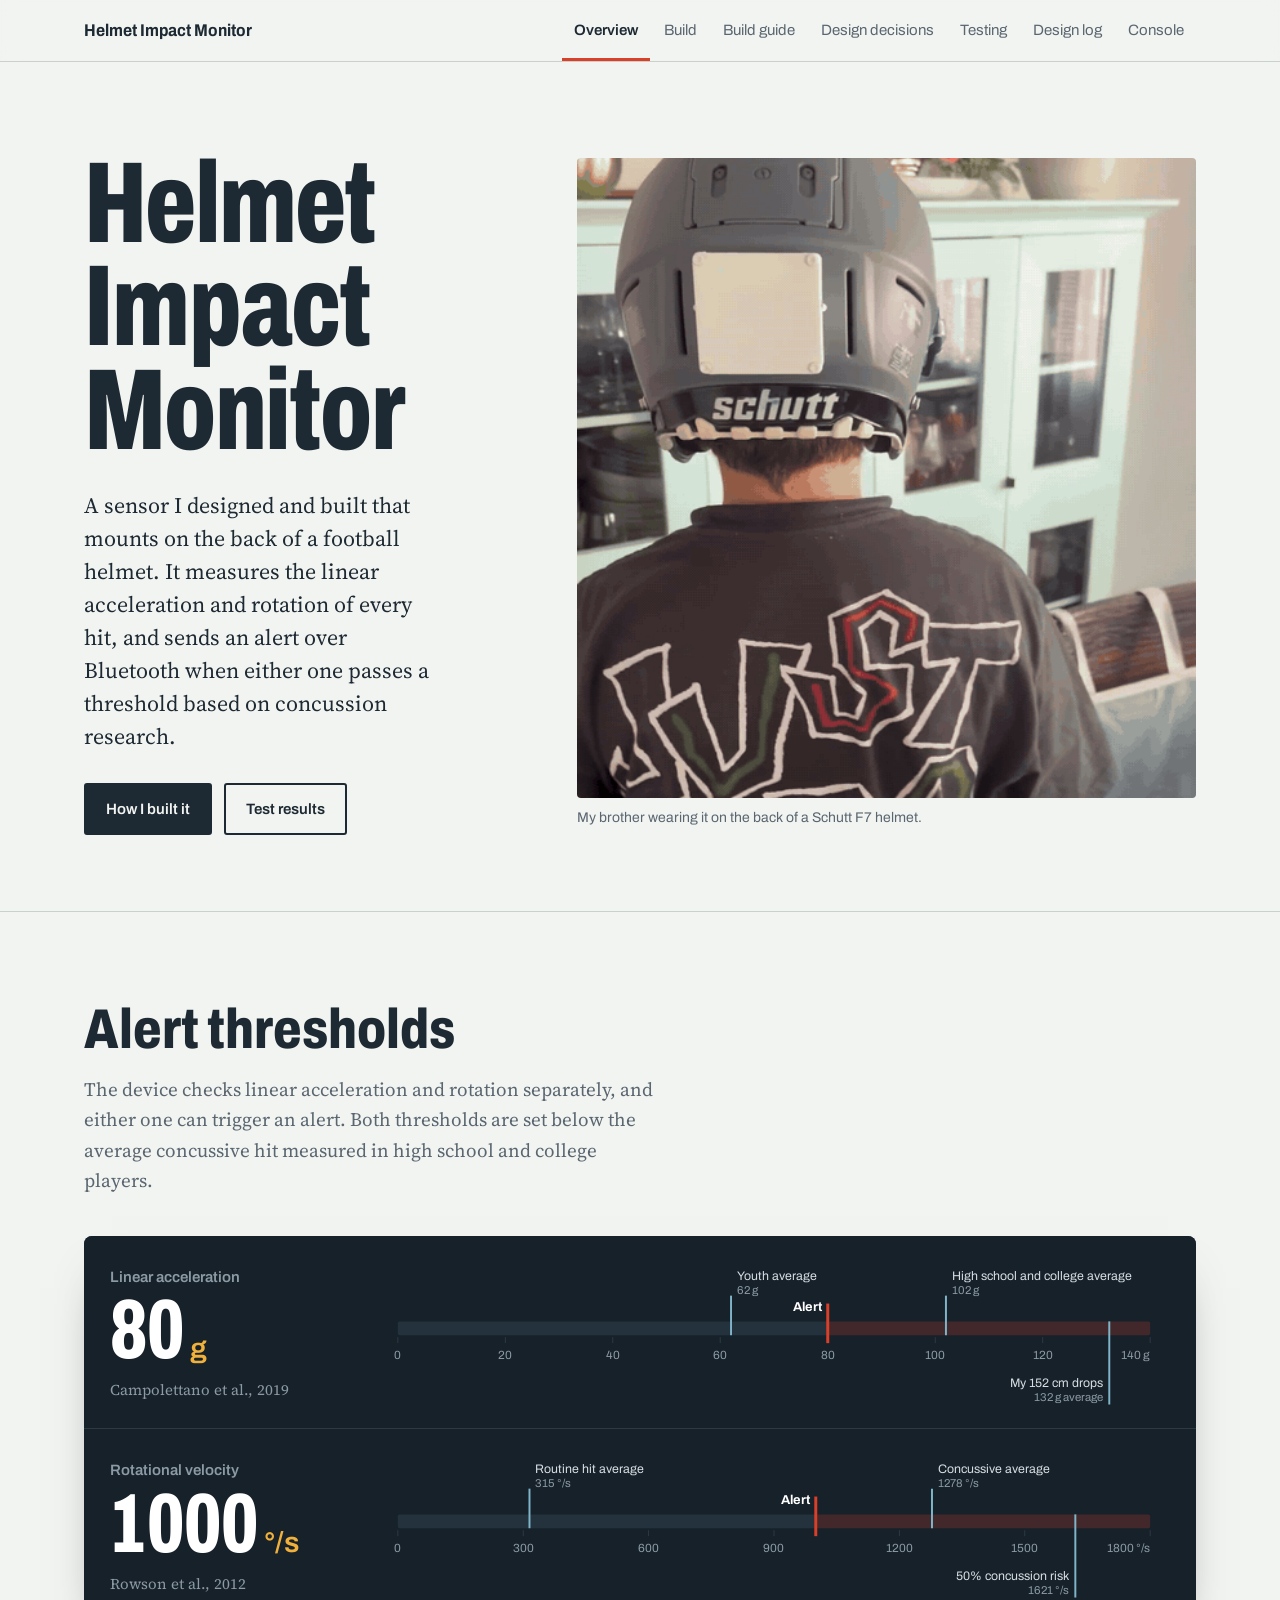
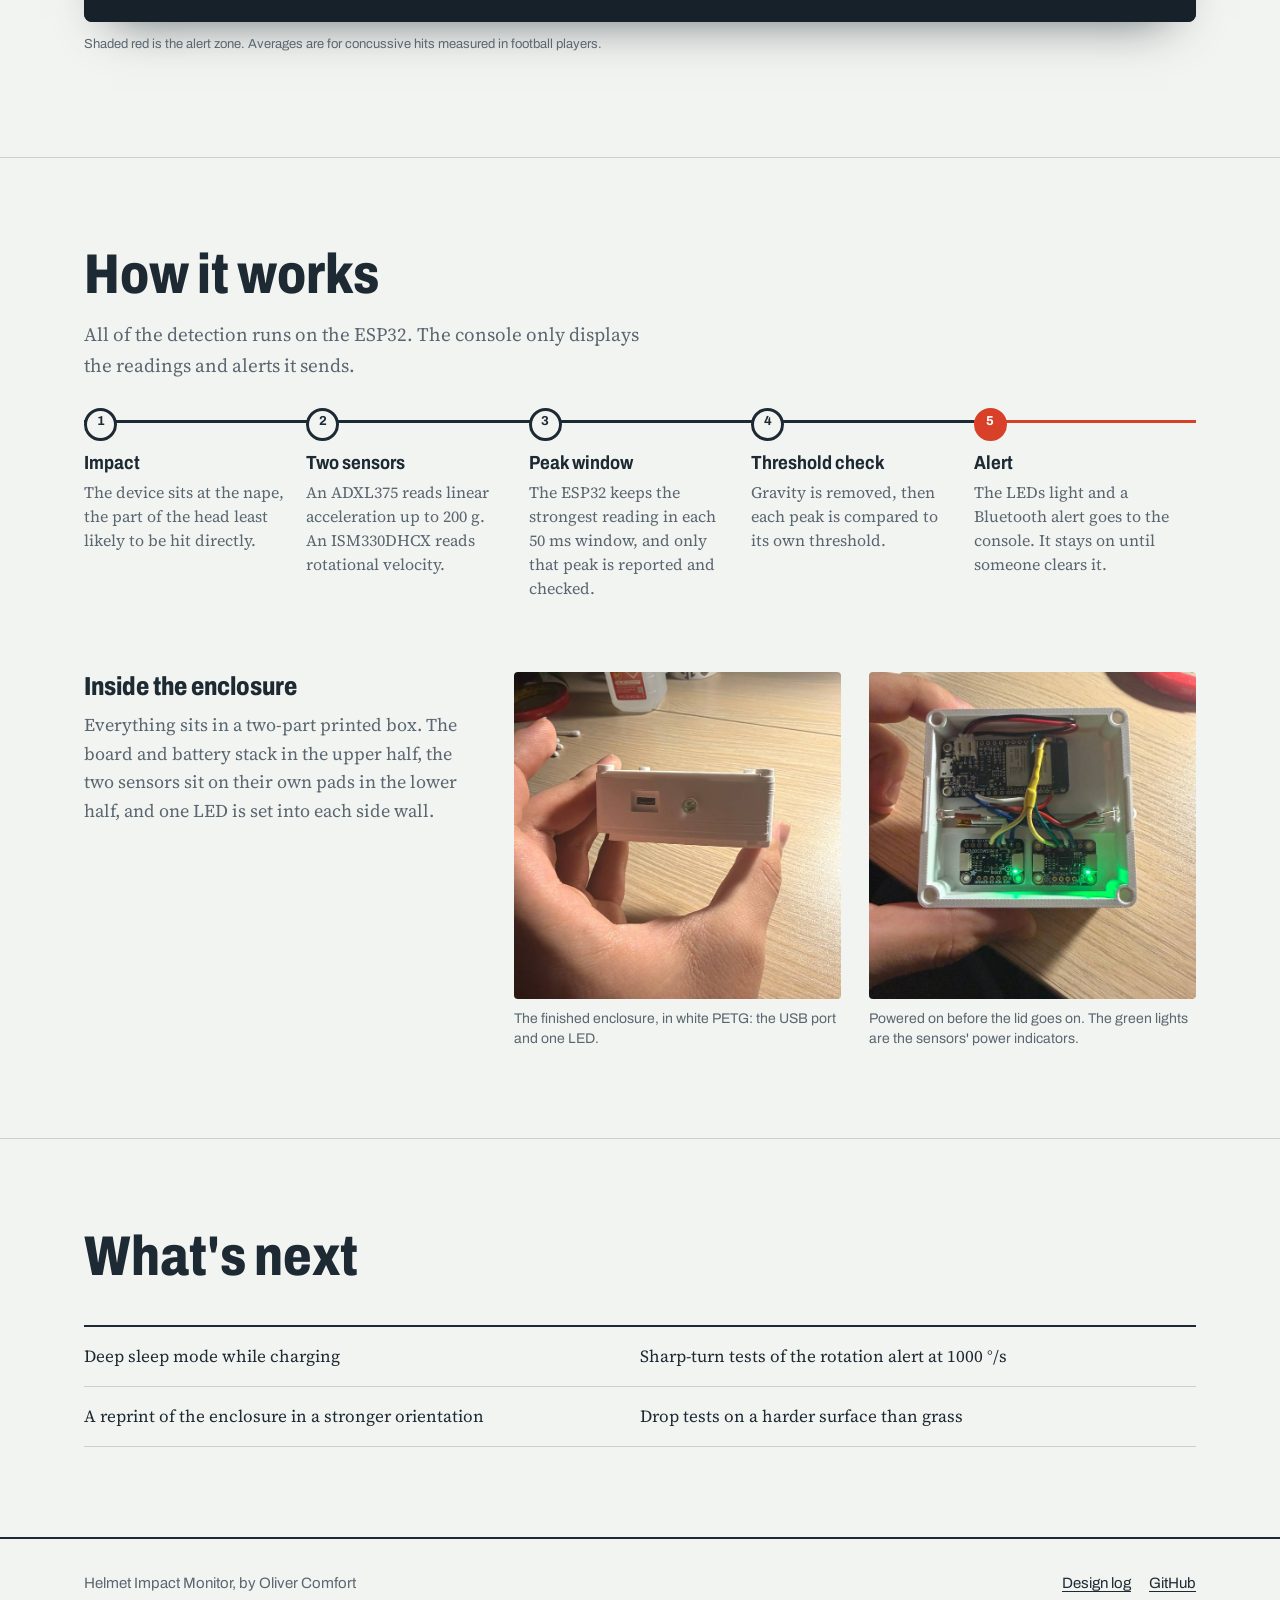
<file: index.html>
<!doctype html>
<html lang="en">
<head>
<meta charset="utf-8">
<meta name="viewport" content="width=device-width, initial-scale=1">
<title>Helmet Impact Monitor | Oliver Comfort</title>
<meta name="description" content="A helmet-mounted impact sensor that measures linear acceleration and rotation and alerts both through Bluetooth and by turning on LEDs when a hit passes a research-backed concussion threshold. Designed and built by Oliver Comfort.">
<link rel="preload" href="fonts/archivo-latin-wdth-normal.woff2" as="font" type="font/woff2" crossorigin>
<link rel="stylesheet" href="style.css">
</head>
<body>
<header class="site-header">
  <div class="wrap">
    <a class="brand" href="#overview">Helmet Impact Monitor</a>
    <nav class="tabs" aria-label="Sections">
      <a href="#overview">Overview</a>
      <a href="#build">Build</a>
      <a href="#guide">Build guide</a>
      <a href="#decisions">Design decisions</a>
      <a href="#testing">Testing</a>
      <a href="#log">Design log</a>
      <a href="#console">Console</a>
    </nav>
  </div>
</header>
<main>
<div class="tab-panel" id="overview">
<section class="hero">
  <div class="wrap hero-grid">
    <div>
      <h1>Helmet Impact<br>Monitor</h1>
      <p class="lede">A sensor I designed and built that mounts on the back of a football helmet. It measures the linear acceleration and rotation of every hit, and sends an alert over Bluetooth when either one passes a threshold based on concussion research.</p>
      <div class="actions">
        <a class="btn" href="#build">How I built it</a>
        <a class="btn ghost" href="#testing">Test results</a>
      </div>
    </div>
    <div class="hero-media"><figure class="photo gif">
  <img src="images/helmet-worn.gif" alt="My brother wearing it on the back of a Schutt F7 helmet">
  <figcaption>My brother wearing it on the back of a Schutt F7 helmet.</figcaption>
</figure></div>
  </div>
</section>
<section class="section">
  <div class="wrap">
    <div class="section-head">
      <h2>Alert thresholds</h2>
      <p>The device checks linear acceleration and rotation separately, and either one can trigger an alert. Both thresholds are set below the average concussive hit measured in high school and college players.</p>
    </div>
    <div class="scales">
      <div class="scale">
        <div>
          <h3>Linear acceleration</h3>
          <div class="value">80<small>g</small></div>
          <p>Campolettano et al., 2019</p>
        </div>
        <div class="scale-graphic"><svg viewBox="0 0 800 152" role="img" aria-label="Scale from 0 to 140 g: youth concussive average 62 g, alert at 80 g, high school and college concussive average 102 g, my 5 foot drop 136.6 g.">
<rect class="band-safe" x="20" y="62" width="434.3" height="14" rx="2"/>
<rect class="band-alert" x="454.3" y="62" width="325.7" height="14" rx="2"/>
<line class="tick" x1="20.0" y1="78" x2="20.0" y2="84"/>
<text class="tick-label" x="20.0" y="100" text-anchor="middle">0</text>
<line class="tick" x1="128.6" y1="78" x2="128.6" y2="84"/>
<text class="tick-label" x="128.6" y="100" text-anchor="middle">20</text>
<line class="tick" x1="237.1" y1="78" x2="237.1" y2="84"/>
<text class="tick-label" x="237.1" y="100" text-anchor="middle">40</text>
<line class="tick" x1="345.7" y1="78" x2="345.7" y2="84"/>
<text class="tick-label" x="345.7" y="100" text-anchor="middle">60</text>
<line class="tick" x1="454.3" y1="78" x2="454.3" y2="84"/>
<text class="tick-label" x="454.3" y="100" text-anchor="middle">80</text>
<line class="tick" x1="562.9" y1="78" x2="562.9" y2="84"/>
<text class="tick-label" x="562.9" y="100" text-anchor="middle">100</text>
<line class="tick" x1="671.4" y1="78" x2="671.4" y2="84"/>
<text class="tick-label" x="671.4" y="100" text-anchor="middle">120</text>
<line class="tick" x1="780.0" y1="78" x2="780.0" y2="84"/>
<text class="tick-label" x="780.0" y="100" text-anchor="end">140 g</text>
<line class="marker" x1="356.6" y1="36" x2="356.6" y2="76"/>
<text class="marker-label" x="362.6" y="20" text-anchor="start">Youth average</text>
<text class="marker-sub" x="362.6" y="34" text-anchor="start">62 g</text>
<line class="marker" x1="573.7" y1="36" x2="573.7" y2="76"/>
<text class="marker-label" x="579.7" y="20" text-anchor="start">High school and college average</text>
<text class="marker-sub" x="579.7" y="34" text-anchor="start">102 g</text>
<line class="marker" x1="738.7" y1="62" x2="738.7" y2="146"/>
<text class="marker-label" x="732.7" y="128" text-anchor="end">My 152 cm drops</text>
<text class="marker-sub" x="732.7" y="142" text-anchor="end">132 g average</text>
<line class="thresh" x1="454.3" y1="44" x2="454.3" y2="84"/>
<text class="thresh-label" x="448.3" y="52" text-anchor="end">Alert</text>
</svg></div>
      </div>
      <div class="scale">
        <div>
          <h3>Rotational velocity</h3>
          <div class="value">1000<small>°/s</small></div>
          <p>Rowson et al., 2012</p>
        </div>
        <div class="scale-graphic"><svg viewBox="0 0 800 152" role="img" aria-label="Scale from 0 to 1800 degrees per second: routine hit average 315, alert at 1000, concussive average 1278, 50 percent concussion risk 1621.">
<rect class="band-safe" x="20" y="62" width="422.2" height="14" rx="2"/>
<rect class="band-alert" x="442.2" y="62" width="337.8" height="14" rx="2"/>
<line class="tick" x1="20.0" y1="78" x2="20.0" y2="84"/>
<text class="tick-label" x="20.0" y="100" text-anchor="middle">0</text>
<line class="tick" x1="146.7" y1="78" x2="146.7" y2="84"/>
<text class="tick-label" x="146.7" y="100" text-anchor="middle">300</text>
<line class="tick" x1="273.3" y1="78" x2="273.3" y2="84"/>
<text class="tick-label" x="273.3" y="100" text-anchor="middle">600</text>
<line class="tick" x1="400.0" y1="78" x2="400.0" y2="84"/>
<text class="tick-label" x="400.0" y="100" text-anchor="middle">900</text>
<line class="tick" x1="526.7" y1="78" x2="526.7" y2="84"/>
<text class="tick-label" x="526.7" y="100" text-anchor="middle">1200</text>
<line class="tick" x1="653.3" y1="78" x2="653.3" y2="84"/>
<text class="tick-label" x="653.3" y="100" text-anchor="middle">1500</text>
<line class="tick" x1="780.0" y1="78" x2="780.0" y2="84"/>
<text class="tick-label" x="780.0" y="100" text-anchor="end">1800 °/s</text>
<line class="marker" x1="153.0" y1="36" x2="153.0" y2="76"/>
<text class="marker-label" x="159.0" y="20" text-anchor="start">Routine hit average</text>
<text class="marker-sub" x="159.0" y="34" text-anchor="start">315 °/s</text>
<line class="marker" x1="559.6" y1="36" x2="559.6" y2="76"/>
<text class="marker-label" x="565.6" y="20" text-anchor="start">Concussive average</text>
<text class="marker-sub" x="565.6" y="34" text-anchor="start">1278 °/s</text>
<line class="marker" x1="704.4" y1="62" x2="704.4" y2="146"/>
<text class="marker-label" x="698.4" y="128" text-anchor="end">50% concussion risk</text>
<text class="marker-sub" x="698.4" y="142" text-anchor="end">1621 °/s</text>
<line class="thresh" x1="442.2" y1="44" x2="442.2" y2="84"/>
<text class="thresh-label" x="436.2" y="52" text-anchor="end">Alert</text>
</svg></div>
      </div>
    </div>
    <p class="scale-foot">Shaded red is the alert zone. Averages are for concussive hits measured in football players.</p>


  </div>
</section>
<section class="section">
  <div class="wrap">
    <div class="section-head">
      <h2>How it works</h2>
      <p>All of the detection runs on the ESP32. The console only displays the readings and alerts it sends.</p>
    </div>
    <ol class="pipeline">
      <li><h3>Impact</h3><p>The device sits at the nape, the part of the head least likely to be hit directly.</p></li>
      <li><h3>Two sensors</h3><p>An ADXL375 reads linear acceleration up to 200 g. An ISM330DHCX reads rotational velocity.</p></li>
      <li><h3>Peak window</h3><p>The ESP32 keeps the strongest reading in each 50 ms window, and only that peak is reported and checked.</p></li>
      <li><h3>Threshold check</h3><p>Gravity is removed, then each peak is compared to its own threshold.</p></li>
      <li><h3>Alert</h3><p>The LEDs light and a Bluetooth alert goes to the console. It stays on until someone clears it.</p></li>
    </ol>

    <div class="inside">
      <div>
        <h3>Inside the enclosure</h3>
        <p>Everything sits in a two-part printed box. The board and battery stack in the upper half, the two sensors sit on their own pads in the lower half, and one LED is set into each side wall.</p>
      </div>
      <div class="pair">
<figure class="photo">
  <img src="images/enclosure-usb-side.jpg" alt="The finished enclosure, in white PETG: the USB port and one LED" loading="lazy">
  <figcaption>The finished enclosure, in white PETG: the USB port and one LED.</figcaption>
</figure>
<figure class="photo">
  <img src="images/enclosure-inside-lit.jpg" alt="Powered on before the lid goes on. The green lights are the sensors' power indicators" loading="lazy">
  <figcaption>Powered on before the lid goes on. The green lights are the sensors' power indicators.</figcaption>
</figure>
      </div>
    </div>
  </div>
</section>
<section class="section">
  <div class="wrap">
    <div class="section-head">
      <h2>What's next</h2>
    </div>
    <ul class="next-list">
      <li>Deep sleep mode while charging</li>
      <li>Sharp-turn tests of the rotation alert at 1000 °/s</li>
      <li>A reprint of the enclosure in a stronger orientation</li>
      <li>Drop tests on a harder surface than grass</li>
    </ul>
  </div>
</section>
</div>

<div class="tab-panel" id="build" hidden>
<div class="wrap">
  <div class="tab-hero">
    <h1>Build</h1>
    <p>Photos from the first breadboard to the finished device. The step-by-step instructions for making one are in the <a href="#guide">Build guide</a>.</p>
  </div>

  <section class="build-step">
    <div class="build-head">
      <span class="step-num">1</span>
      <div>
        <h2>Prototyping and learning to solder</h2>
        <p>Phase 1 ran on one MPU-6050 wired to the laptop. Phase 2 moved to the two high-range sensors and then to battery power. When the Phase 2 sensors wouldn't connect through loose header pins, I learned to solder so I could wire them directly.</p>
      </div>
    </div>
    <div class="gallery">
      <figure class="photo">
  <img src="images/phase1-breadboard.jpg" alt="Phase 1: an MPU-6050 and an LED on a breadboard, powered over USB" loading="lazy">
  <figcaption>Phase 1: an MPU-6050 and an LED on a breadboard, powered over USB.</figcaption>
</figure>
      <figure class="photo">
  <img src="images/phase1-on-battery.jpg" alt="Phase 1 on battery. The LiPo plugs straight into the board, which also charges it" loading="lazy">
  <figcaption>Phase 1 on battery. The LiPo plugs straight into the board, which also charges it.</figcaption>
</figure>
      <figure class="photo">
  <img src="images/phase2-breadboard.jpg" alt="Phase 2: the ADXL375 (purple) and ISM330DHCX (black) on their own breadboard" loading="lazy">
  <figcaption>Phase 2: the ADXL375 (purple) and ISM330DHCX (black) on their own breadboard.</figcaption>
</figure>
      <figure class="photo">
  <img src="images/phase2-breadboard-usb.jpg" alt="Phase 2 running over USB" loading="lazy">
  <figcaption>Phase 2 running over USB.</figcaption>
</figure>
      <figure class="photo">
  <img src="images/phase2-breadboard-battery.jpg" alt="Phase 2 running on battery" loading="lazy">
  <figcaption>Phase 2 running on battery.</figcaption>
</figure>
      <figure class="photo">
  <img src="images/soldering-practice-weevil.jpg" alt="My first soldering practice, on a SparkFun WeevilEye kit" loading="lazy">
  <figcaption>My first soldering practice, on a SparkFun WeevilEye kit.</figcaption>
</figure>
      <figure class="photo">
  <img src="images/joint-twisted-early.jpg" alt="An early practice joint: wire ends twisted together before soldering" loading="lazy">
  <figcaption>An early practice joint: wire ends twisted together before soldering.</figcaption>
</figure>
      <figure class="photo">
  <img src="images/joint-mid-wire-splice.jpg" alt="Practicing the mid-wire splice I ended up using: one wire's end soldered onto another's stripped middle" loading="lazy">
  <figcaption>Practicing the mid-wire splice I ended up using: one wire's end soldered onto another's stripped middle.</figcaption>
</figure>
    </div>
  </section>

  <section class="build-step">
    <div class="build-head">
      <span class="step-num">2</span>
      <div>
        <h2>Printing the enclosure</h2>
        <p>Every part was designed in Onshape and printed in white PETG on a Bambu Lab P2S with a 0.4 mm nozzle. The two enclosures in this section are prototypes; the final version is in the Build guide.</p>
      </div>
    </div>
    <div class="gallery">
      <figure class="photo">
  <img src="images/printing-base-and-pads.jpg" alt="Printing parts during the stretch when prints kept breaking, before I fixed the supports and first layer" loading="lazy">
  <figcaption>Printing parts during the stretch when prints kept breaking, before I fixed the supports and first layer.</figcaption>
</figure>
      <figure class="photo">
  <img src="images/enclosure-first-version.jpg" alt="Prototype enclosure: an early bottom with a tall dividing wall and a test screw" loading="lazy">
  <figcaption>Prototype enclosure: an early bottom with a tall dividing wall and a test screw.</figcaption>
</figure>
      <figure class="photo">
  <img src="images/battery-in-enclosure.jpg" alt="Prototype enclosure: the battery held by its guardrails, with the sensor pads below" loading="lazy">
  <figcaption>Prototype enclosure: the battery held by its guardrails, with the sensor pads below.</figcaption>
</figure>
      <figure class="photo">
  <img src="images/screws-and-failures.jpg" alt="Four working printed screws, and the failed prints it took to get there" loading="lazy">
  <figcaption>Four working printed screws, and the failed prints it took to get there.</figcaption>
</figure>
    </div>
  </section>

  <section class="build-step">
    <div class="build-head">
      <span class="step-num">3</span>
      <div>
        <h2>Wiring the sensors</h2>
        <p>Both sensors share the same data, clock, power and ground wires, so I planned the wiring on paper first, then soldered wires straight to the sensors' pads.</p>
      </div>
    </div>
    <div class="gallery">
      <figure class="photo">
  <img src="images/wiring-plan-sketch.jpg" alt="My wiring plan, color-coded for pin 21, SCL, SDA, 3V and ground" loading="lazy">
  <figcaption>My wiring plan, color-coded for pin 21, SCL, SDA, 3V and ground.</figcaption>
</figure>
      <figure class="photo">
  <img src="images/sensors-ground-power-splices.jpg" alt="Ground and power spliced between the two sensors" loading="lazy">
  <figcaption>Ground and power spliced between the two sensors.</figcaption>
</figure>
      <figure class="photo">
  <img src="images/sensors-harness-wired.jpg" alt="The sensors partway through wiring" loading="lazy">
  <figcaption>The sensors partway through wiring.</figcaption>
</figure>
      <figure class="photo">
  <img src="images/sensors-harness-early.jpg" alt="Both sensors wired, with the shared lines joined" loading="lazy">
  <figcaption>Both sensors wired, with the shared lines joined.</figcaption>
</figure>
      <figure class="photo">
  <img src="images/sensors-undersides.jpg" alt="The undersides: wires soldered straight to the pads, no headers" loading="lazy">
  <figcaption>The undersides: wires soldered straight to the pads, no headers.</figcaption>
</figure>
    </div>
  </section>
</div>
</div>

<div class="tab-panel" id="guide" hidden>
<div class="wrap">
  <div class="tab-hero">
    <h1>Build guide</h1>
    <p>How to make one. The code and print files are on GitHub.</p>
    <div class="cad-link"><a class="btn ghost" href="https://cad.onshape.com/documents/ed99d0b06df9e477665971e0/w/3d3a22881dab07a6218cb837/e/45c9494ef317be60c1e28623" target="_blank" rel="noopener">View the CAD in Onshape</a></div>
  </div>

  <section class="materials" aria-labelledby="mat-h">
    <h2 id="mat-h">Materials</h2>
    <div class="mat-grid">
      <div>
        <h3>Electronics</h3>
        <ul>
          <li>Adafruit HUZZAH32 (ESP32 Feather)</li>
          <li>Adafruit ADXL375 accelerometer, ±200 g</li>
          <li>Adafruit ISM330DHCX gyroscope</li>
          <li>3.7 V 1200 mAh LiPo battery with JST plug</li>
          <li>2 red LEDs with built-in resistors</li>
          <li>22 AWG stranded hookup wire</li>
          <li>Heat-shrink tubing</li>
          <li>Micro-USB cable</li>
        </ul>
      </div>
      <div>
        <h3>Printed parts</h3>
        <ul>
          <li>Enclosure bottom</li>
          <li>Enclosure top</li>
          <li>4 screws</li>
          <li>Stack shield</li>
          <li>Curved helmet base</li>
          <li>Locking pin</li>
        </ul>
        <h3>Print materials</h3>
        <ul>
          <li>White PETG for every part</li>
          <li>PLA for the support layers that touch the parts</li>
        </ul>
      </div>
      <div>
        <h3>Assembly</h3>
        <ul>
          <li>3M VHB double-sided tape</li>
          <li>Isopropyl alcohol</li>
          <li>A football helmet (mine is a Schutt F7; the base's curve is measured from it)</li>
        </ul>
        <h3>Software</h3>
        <ul>
          <li>Arduino IDE with the ESP32 board package and CP210x USB driver</li>
          <li>Libraries: Adafruit ADXL375, Adafruit LSM6DS, Adafruit Unified Sensor, NimBLE-Arduino</li>
          <li>Onshape and Bambu Studio</li>
          <li>Chrome on a computer or Android phone for the console</li>
        </ul>
      </div>
      <div>
        <h3>Tools</h3>
        <ul>
          <li>Bambu Lab P2S with AMS, 0.4 mm nozzle</li>
          <li>YIHUA 939D+ soldering station</li>
          <li>Lead-free rosin-core solder</li>
          <li>Flux pen, solder wick and solder vacuum</li>
          <li>Silicone work mat</li>
          <li>Heat gun</li>
          <li>Craft knife</li>
          <li>Multimeter</li>
          <li>Digital calipers</li>
          <li>Pliers</li>
          <li>Straight edge and ruler, for measuring the helmet's curve</li>
        </ul>
      </div>
    </div>
  </section>

  <section class="build-step">
    <div class="build-head">
      <span class="step-num">1</span>
      <div>
        <h2>Print the parts</h2>
        <ul class="howto">
          <li>Print everything in white PETG with the 0.4 mm nozzle and 4 to 6 wall loops.</li>
          <li>Set the support layers that touch each part to PLA so they don't fuse to the PETG, and orient parts so the faces that have to fit need no supports.</li>
          <li>Print the screws head-first at 0.1 mm layers, with a slow 0.25 mm first layer, a brim and slower cooling so they don't get knocked over.</li>
        </ul>
      </div>
    </div>
    <div class="gallery">
      <figure class="photo cad">
  <img src="images/cad-enclosure-bottom.png" alt="CAD view: Enclosure bottom" loading="lazy">
  <figcaption>CAD: Enclosure bottom</figcaption>
</figure>
      <figure class="photo cad">
  <img src="images/cad-enclosure-top.png" alt="CAD view: Enclosure top" loading="lazy">
  <figcaption>CAD: Enclosure top</figcaption>
</figure>
      <figure class="photo cad">
  <img src="images/cad-screw.png" alt="CAD view: Screw" loading="lazy">
  <figcaption>CAD: Screw</figcaption>
</figure>
      <figure class="photo cad">
  <img src="images/cad-stack-shield.png" alt="CAD view: Stack shield" loading="lazy">
  <figcaption>CAD: Stack shield</figcaption>
</figure>
      <figure class="photo cad">
  <img src="images/cad-base.png" alt="CAD view: Curved base" loading="lazy">
  <figcaption>CAD: Curved base</figcaption>
</figure>
      <figure class="photo cad">
  <img src="images/cad-pin.png" alt="CAD view: Locking pin" loading="lazy">
  <figcaption>CAD: Locking pin</figcaption>
</figure>
    </div>
  </section>

  <section class="build-step">
    <div class="build-head">
      <span class="step-num">2</span>
      <div>
        <h2>Solder the harness</h2>
        <ul class="howto">
          <li>Solder everything as one harness before anything goes in the box.</li>
          <li>Both sensors share four lines to the board: its SDA pin, its SCL pin, 3V and ground. Both LEDs connect to pin 21.</li>
          <li>For each shared line, strip the middle of one wire with a craft knife and solder the second wire's end onto it. It makes a slimmer, shorter joint than twisting ends together.</li>
          <li>Ground needs four wires into one pin: one splice like the others, plus a joint between the stripped middles of two wires.</li>
          <li>Lay each LED leg parallel to its wire and solder it, with heat shrink on one leg so the legs can't short.</li>
          <li>Heat-shrink every joint, and check each one with the multimeter.</li>
        </ul>
      </div>
    </div>
    <div class="gallery">
      <figure class="photo">
  <img src="images/harness-complete.jpg" alt="The finished harness: board, both sensors and both LEDs" loading="lazy">
  <figcaption>The finished harness: board, both sensors and both LEDs.</figcaption>
</figure>
    </div>
  </section>

  <section class="build-step">
    <div class="build-head">
      <span class="step-num">3</span>
      <div>
        <h2>Build the battery stack</h2>
        <ul class="howto">
          <li>Put VHB tape on the battery.</li>
          <li>Press the stack shield onto it. The shield keeps the board's soldered pins off the battery's foil, and its raised section meets the board's flat underside so the tape can grip.</li>
          <li>Tape the top of the shield and press the board onto it.</li>
        </ul>
      </div>
    </div>
    <div class="gallery">
      <figure class="photo">
  <img src="images/battery-vhb.jpg" alt="VHB tape on the battery" loading="lazy">
  <figcaption>VHB tape on the battery.</figcaption>
</figure>
      <figure class="photo">
  <img src="images/shield-raised-section.jpg" alt="The shield on the battery, raised section up" loading="lazy">
  <figcaption>The shield on the battery, raised section up.</figcaption>
</figure>
      <figure class="photo">
  <img src="images/shield-raised-section-2.jpg" alt="The raised section from the side" loading="lazy">
  <figcaption>The raised section from the side.</figcaption>
</figure>
      <figure class="photo">
  <img src="images/shield-with-vhb.jpg" alt="Tape on the raised section, ready for the board" loading="lazy">
  <figcaption>Tape on the raised section, ready for the board.</figcaption>
</figure>
      <figure class="photo">
  <img src="images/harness-on-shield-desk.jpg" alt="The board pressed onto the stack" loading="lazy">
  <figcaption>The board pressed onto the stack.</figcaption>
</figure>
      <figure class="photo">
  <img src="images/harness-on-shield-striped.jpg" alt="The whole harness with the stack finished" loading="lazy">
  <figcaption>The whole harness with the stack finished.</figcaption>
</figure>
    </div>
  </section>

  <section class="build-step">
    <div class="build-head">
      <span class="step-num">4</span>
      <div>
        <h2>Tape the sensors and battery</h2>
        <ul class="howto">
          <li>Put VHB on the underside of each sensor and on the bottom of the battery.</li>
        </ul>
      </div>
    </div>
    <div class="gallery">
      <figure class="photo">
  <img src="images/stack-and-sensors-vhb.jpg" alt="Tape on the sensors and the bottom of the battery" loading="lazy">
  <figcaption>Tape on the sensors and the bottom of the battery.</figcaption>
</figure>
    </div>
  </section>

  <section class="build-step">
    <div class="build-head">
      <span class="step-num">5</span>
      <div>
        <h2>Place everything in the enclosure</h2>
        <ul class="howto">
          <li>Plug the battery into the board's JST port before final placement. Once the stack is taped in, the connector is hard to reach.</li>
          <li>Push the LEDs into their side-wall holes first, since their wires bend most easily. The holes hold them without glue.</li>
          <li>Set the stack between the battery guardrails with the USB port lined up with its hole.</li>
          <li>Press each sensor onto its pad so the alignment pins go through its mounting holes.</li>
        </ul>
      </div>
    </div>
    <div class="gallery">
      <figure class="photo">
  <img src="images/enclosure-inside.jpg" alt="Everything in place before the lid" loading="lazy">
  <figcaption>Everything in place before the lid.</figcaption>
</figure>
    </div>
  </section>

  <section class="build-step">
    <div class="build-head">
      <span class="step-num">6</span>
      <div>
        <h2>Close the lid</h2>
        <ul class="howto">
          <li>Line up the lid's two grooves with the bottom, then thread in the four printed screws.</li>
          <li>Finish tightening with pliers.</li>
        </ul>
      </div>
    </div>
    <div class="gallery">
      <figure class="photo">
  <img src="images/enclosure-lid.jpg" alt="The lid and its four screws" loading="lazy">
  <figcaption>The lid and its four screws.</figcaption>
</figure>
      <figure class="photo">
  <img src="images/enclosure-led-corner.jpg" alt="The closed enclosure, with an LED in the side wall" loading="lazy">
  <figcaption>The closed enclosure, with an LED in the side wall.</figcaption>
</figure>
      <figure class="photo">
  <img src="images/enclosure-led-side.jpg" alt="The LED on the opposite side" loading="lazy">
  <figcaption>The LED on the opposite side.</figcaption>
</figure>
      <figure class="photo">
  <img src="images/enclosure-side-plain.jpg" alt="The closed enclosure" loading="lazy">
  <figcaption>The closed enclosure.</figcaption>
</figure>
    </div>
  </section>

  <section class="build-step">
    <div class="build-head">
      <span class="step-num">7</span>
      <div>
        <h2>Bond the base to the helmet</h2>
        <ul class="howto">
          <li>Clean the nape of the helmet with isopropyl alcohol.</li>
          <li>Cover the base's curved underside with VHB and press it on. It can be removed later with isopropyl alcohol, so the helmet doesn't need to be drilled.</li>
          <li>To fit a different helmet, measure the shell's curve in two directions with a straight edge and update the base's saddle surface.</li>
        </ul>
      </div>
    </div>
    <div class="gallery">
      <figure class="photo">
  <img src="images/base-underside-vhb.jpg" alt="VHB on the base's curved underside" loading="lazy">
  <figcaption>VHB on the base's curved underside.</figcaption>
</figure>
      <figure class="photo">
  <img src="images/base-on-helmet.jpg" alt="The base bonded at the nape" loading="lazy">
  <figcaption>The base bonded at the nape.</figcaption>
</figure>
    </div>
  </section>

  <section class="build-step">
    <div class="build-head">
      <span class="step-num">8</span>
      <div>
        <h2>Slide on the device and pin it</h2>
        <ul class="howto">
          <li>Slide the enclosure's dovetail onto the base.</li>
          <li>Push the straight pin into its hole. Friction holds the pin, and the dovetail keeps the enclosure from moving any other way.</li>
        </ul>
      </div>
    </div>
    <div class="gallery">
      <figure class="photo">
  <img src="images/device-mounted.jpg" alt="Slid onto the base and pinned on the helmet" loading="lazy">
  <figcaption>Slid onto the base and pinned on the helmet.</figcaption>
</figure>
    </div>
  </section>

  <section class="build-step">
    <div class="build-head">
      <span class="step-num">9</span>
      <div>
        <h2>Load the firmware and connect</h2>
        <ul class="howto">
          <li>Install the libraries above, select the HUZZAH32 in Arduino IDE and upload the sketch over USB.</li>
          <li>Keep the device still when it powers on. It calibrates both sensors in the first 2 seconds.</li>
          <li>Open the console in Chrome or Edge, press Connect and choose the device, then press Start.</li>
        </ul>
      </div>
    </div>
  </section>
</div>
</div>

<div class="tab-panel" id="decisions" hidden>
<section class="section first">
  <div class="wrap">
    <div class="section-head">
      <h2>Design decisions</h2>
      <p>Ten entries from the design log. Crossed-out options are ones I tried or considered and ruled out.</p>
    </div>

    <div class="ledger">

      <article class="entry">
        <div>
          <div class="when">June 2026</div>
          <h3>Adding a gyroscope</h3>
          <p class="problem">My first plan only measured linear acceleration, but most concussive brain injury comes from rotation.</p>
        </div>
        <div>
          <p class="trail-label">What I went through</p>
          <ul class="trail">
            <li class="out">Linear only</li>
            <li class="out">Prototype gyro, ±2000 °/s</li>
            <li class="chosen">Second sensor: ISM330DHCX</li>
          </ul>
          <p class="why">The high-g sensor I'd bought had no gyroscope, so I added a second one on the same two data wires. I trigger on rotational velocity because it has published injury thresholds. Rotational acceleration would have to be calculated from it, which adds noise.</p>
        </div>
      </article>

      <article class="entry">
        <div>
          <div class="when">June 2026</div>
          <h3>Choosing the accelerometer</h3>
          <p class="problem">I compared the ±400 g H3LIS331 with the ±200 g ADXL375.</p>
        </div>
        <div>
          <ul class="trail">
            <li class="out">H3LIS331, ±400 g</li>
            <li class="chosen">ADXL375, ±200 g</li>
          </ul>
          <p class="why">Big football hits run 50 to 100 g and extreme outliers 150 to 180 g, so 200 g is enough. A 400 g range spreads the same resolution over twice the range, so readings are coarser. The ADXL375 can also sample up to 3200 times per second, compared with 1000.</p>
        </div>
      </article>

      <article class="entry">
        <div>
          <div class="when">August 2026</div>
          <h3>False readings from rotation</h3>
          <p class="problem">Turning the board in the air, with no impact at all, produced a false linear spike.</p>
          <div class="mini" aria-label="A 282 degrees per second turn produced a false 124.7 meters per second squared reading">
            <div><b>282 °/s</b><span>a gentle turn</span></div>
            <div><b class="bad">124.7 m/s²</b><span>false reading</span></div>
          </div>
        </div>
        <div>
          <ul class="trail">
            <li class="out">Gravity removed axis by axis</li>
            <li class="chosen">Total compared to 9.81 m/s²</li>
          </ul>
          <p class="why">My code tracked gravity on each axis with a slow-moving estimate. When the sensor rotated, gravity swung across the axes faster than the estimate followed. Gravity's total size never changes with orientation, so comparing the total fixed it.</p>
        </div>
      </article>

      <article class="entry">
        <div>
          <div class="when">June 2026</div>
          <h3>Turning the device off</h3>
          <p class="problem">The device needs a way to turn off, but the battery charges through the board.</p>
        </div>
        <div>
          <ul class="trail">
            <li class="out">Push button</li>
            <li class="out">Slide switch</li>
            <li class="chosen">Deep sleep while charging</li>
          </ul>
          <p class="why">A button needs code to run, so it could turn the device off but never back on. Any switch between battery and board would also cut charging. The board's charger runs independently of the processor, so the battery will still charge while the ESP32 sleeps. Deep sleep is the next thing I'm adding; until then the board runs whenever the battery is connected.</p>
        </div>
      </article>

      <article class="entry">
        <div>
          <div class="when">September 2026</div>
          <h3>Mounting the sensors</h3>
          <p class="problem">I first planned to set the parts in foam, but I was worried about static and heat building up inside the box.</p>
        </div>
        <div>
          <ul class="trail">
            <li class="out">Foam</li>
            <li class="out">Tiny printed screws</li>
            <li class="out">Epoxy</li>
            <li class="chosen">Alignment pins + VHB tape</li>
          </ul>
          <p class="why">The screws were finer than a 0.4 mm nozzle can print. Instead, pins on each pad pass through the sensor's mounting holes, relief cuts make room for its soldered pins, and VHB tape gives full contact. Since the pins hold the sensors in place, I didn't need epoxy.</p>
        </div>
      </article>

      <article class="entry">
        <div>
          <div class="when">September 2026</div>
          <h3>Attaching to the helmet</h3>
          <p class="problem">The mount has to be rigid for clean data and removable for charging, without blocking vents or drilling the shell.</p>
        </div>
        <div>
          <ul class="trail">
            <li class="out">Straps</li>
            <li class="out">Magnets</li>
            <li class="out">Velcro</li>
            <li class="out">Snap clip</li>
            <li class="out">Twist-lock pin</li>
            <li class="chosen">Dovetail + friction pin</li>
          </ul>
          <p class="why">Straps block vents, magnets risk the electronics, Velcro is too springy for clean data, and a clip wears out. My twist-lock pin couldn't print accurately. A straight pin held by friction worked. To fit the curved shell, I measured its curve in two directions, checked it with printed tracers, and swept one curve along the other.</p>
        </div>
      </article>

      <article class="entry">
        <div>
          <div class="when">September 2026</div>
          <h3>Printed screws</h3>
          <p class="problem">I wanted every part printable, including the screws. Onshape's thread tool only makes standard threads.</p>
        </div>
        <div>
          <ul class="trail">
            <li class="out">Built-in thread tool</li>
            <li class="out">1 mm pitch</li>
            <li class="out">Printed hex key</li>
            <li class="chosen">Custom 1.5 mm thread</li>
          </ul>
          <p class="why">I built threads with a helix and sweep, widened the pitch when fine threads bent, and chamfered screw and hole so they'd start. In PETG the nozzle kept knocking screws over until a thicker, slower first layer, Arachne walls, a brim and slower cooling fixed it. The printed hex key couldn't handle enough torque, so I switched to pliers.</p>
        </div>
      </article>

      <article class="entry has-chart">
        <div>
          <div class="when">September 2026</div>
          <h3>Enclosure color</h3>
          <p class="problem">Black PETG looks better, but I worried it would heat the battery in the sun.</p>
        </div>
        <div>
          <ul class="trail">
            <li class="out">Black PETG</li>
            <li class="chosen">White PETG</li>
          </ul>
          <p class="why">I left thin samples of each in direct sun, with the air at about 24 °C. After 10 minutes, black was about 33 °C above the air and white about 9 °C. I went with white.</p>
        </div>
        <figure class="chart"><svg viewBox="0 0 520 260" role="img" aria-label="Temperature above air in direct sun: black PETG rose 21 degrees by 5 minutes and 33 by 10; white rose 6 and 9." font-family="Archivo, Helvetica Neue, Arial, sans-serif"><line x1="46" y1="220.0" x2="410" y2="220.0" stroke="#e3e8e4"/><text x="38.0" y="224.0" font-size="12" fill="#5a6670" text-anchor="end" font-weight="400">+0</text><line x1="46" y1="171.0" x2="410" y2="171.0" stroke="#e3e8e4"/><text x="38.0" y="175.0" font-size="12" fill="#5a6670" text-anchor="end" font-weight="400">+10</text><line x1="46" y1="122.0" x2="410" y2="122.0" stroke="#e3e8e4"/><text x="38.0" y="126.0" font-size="12" fill="#5a6670" text-anchor="end" font-weight="400">+20</text><line x1="46" y1="73.0" x2="410" y2="73.0" stroke="#e3e8e4"/><text x="38.0" y="77.0" font-size="12" fill="#5a6670" text-anchor="end" font-weight="400">+30</text><line x1="46" y1="24.0" x2="410" y2="24.0" stroke="#e3e8e4"/><text x="38.0" y="28.0" font-size="12" fill="#5a6670" text-anchor="end" font-weight="400">+40</text><text x="46.0" y="240.0" font-size="12" fill="#5a6670" text-anchor="middle" font-weight="400">0 min</text><text x="228.0" y="240.0" font-size="12" fill="#5a6670" text-anchor="middle" font-weight="400">5 min</text><text x="410.0" y="240.0" font-size="12" fill="#5a6670" text-anchor="middle" font-weight="400">10 min</text><text x="38.0" y="18.0" font-size="11.5" fill="#5a6670" text-anchor="start" font-weight="400">°C above air</text><polyline points="46.0,220.0 228.0,117.1 410.0,58.3" fill="none" stroke="#c47f0e" stroke-width="2" stroke-linejoin="round"/><g class="mark"><circle cx="46.0" cy="220.0" r="4.5" fill="#c47f0e" stroke="#fbfcfa" stroke-width="1.5"/><title>Black PETG, 0 min: +0 °C</title></g><g class="mark"><circle cx="228.0" cy="117.1" r="4.5" fill="#c47f0e" stroke="#fbfcfa" stroke-width="1.5"/><title>Black PETG, 5 min: +21 °C</title></g><g class="mark"><circle cx="410.0" cy="58.3" r="4.5" fill="#c47f0e" stroke="#fbfcfa" stroke-width="1.5"/><title>Black PETG, 10 min: +33 °C</title></g><text x="420.0" y="62.3" font-size="12.5" fill="#1e2a33" text-anchor="start" font-weight="600">Black +33</text><polyline points="46.0,220.0 228.0,190.6 410.0,175.9" fill="none" stroke="#1f73a3" stroke-width="2" stroke-linejoin="round"/><g class="mark"><circle cx="46.0" cy="220.0" r="4.5" fill="#1f73a3" stroke="#fbfcfa" stroke-width="1.5"/><title>White PETG, 0 min: +0 °C</title></g><g class="mark"><circle cx="228.0" cy="190.6" r="4.5" fill="#1f73a3" stroke="#fbfcfa" stroke-width="1.5"/><title>White PETG, 5 min: +6 °C</title></g><g class="mark"><circle cx="410.0" cy="175.9" r="4.5" fill="#1f73a3" stroke="#fbfcfa" stroke-width="1.5"/><title>White PETG, 10 min: +9 °C</title></g><text x="420.0" y="179.9" font-size="12.5" fill="#1e2a33" text-anchor="start" font-weight="600">White +9</text></svg><figcaption>Temperature above the air, in direct sun.</figcaption></figure>
      </article>

      <article class="entry">
        <div>
          <div class="when">October 2026</div>
          <h3>Alert thresholds</h3>
          <p class="problem">I first looked at youth-league research, which pointed to 60 g, but the device is meant for high school players.</p>
        </div>
        <div>
          <ul class="trail">
            <li class="out">15 m/s² bench value</li>
            <li class="out">1500 °/s</li>
            <li class="out">60 g</li>
            <li class="chosen">80 g and 1000 °/s</li>
          </ul>
          <p class="why">1500 °/s was close to the 50% concussion risk level, which is too late for an alert. 60 g was based on younger players. High school players take many more hard hits, and an alert that fires every few plays teaches coaches to ignore it.</p>
        </div>
      </article>

      <article class="entry">
        <div>
          <div class="when">August 2026</div>
          <h3>Soldering shared wires</h3>
          <p class="problem">Both sensors share their data, power and ground wires, and four wires meet at one ground pin, inside a very small box.</p>
        </div>
        <div>
          <ul class="trail">
            <li class="out">Three ends twisted together</li>
            <li class="out">Five ends on one joint</li>
            <li class="chosen">Mid-wire splice</li>
          </ul>
          <p class="why">Twisted joints were too bulky to fit heat shrink well. Instead, I strip the middle of one wire with a knife and solder the second wire's end to it, which makes a smaller joint that can still bend. Every joint has heat shrink.</p>
        </div>
      </article>

    </div>
  </div>
</section>
</div>

<div class="tab-panel" id="testing" hidden>
<section class="section first">
  <div class="wrap">
    <div class="section-head">
      <h2>Sensor and alert tests</h2>
      <p>Tests 1, 2, 3 and 5 compare the sensors to something measured independently: gravity, a clock, a drop height or a marked angle. Test 4 checks that the alert fires when it should. All tests were run from October 19 to 29, and the graphs and tables include every drop and turn I recorded.</p>
    </div>

    <div class="results" role="list">
      <div class="result-cell" role="listitem"><b>19 / 19</b><span>accuracy drops matched the physics (impulse ratio 1.23 ± 0.11)</span></div>
      <div class="result-cell" role="listitem"><b>25 / 25</b><span>alert drops made the right call: 12 of 12 above 80 g alerted, 0 of 13 below</span></div>
      <div class="result-cell" role="listitem"><b>0.989</b><span>gyroscope scale factor over 20 measured turns (1.000 is perfect)</span></div>
      <div class="result-cell" role="listitem"><b>270 → 705</b><span>readings per second after I fixed a slow data bus</span></div>
    </div>

    <div class="gallery setups">
      <figure class="photo video">
  <video src="video/drop-test.mp4" poster="video/drop-test-poster.jpg" autoplay muted loop playsinline aria-label="A drop onto grass, at half speed"></video>
  <figcaption>A drop onto grass, at half speed.</figcaption>
</figure>
      <figure class="photo">
  <img src="images/drop-height-122cm.jpg" alt="Measuring the 122 cm (48 in) drop height" loading="lazy">
  <figcaption>Measuring the 122 cm (48 in) drop height.</figcaption>
</figure>
      <figure class="photo">
  <img src="images/drop-height-152cm.jpg" alt="Measuring the 152 cm (60 in) drop height" loading="lazy">
  <figcaption>Measuring the 152 cm (60 in) drop height.</figcaption>
</figure>
      <figure class="photo">
  <img src="images/rotation-angle-sheet.jpg" alt="The angle sheet for the rotation trials" loading="lazy">
  <figcaption>The angle sheet for the rotation trials.</figcaption>
</figure>
    </div>

    <div class="test-block">
      <div class="test-text">
        <h3>1. Gravity check</h3>
        <p>At rest, the accelerometer has to read 1 g, about 9.81 m/s², on whichever face points down. I checked all six faces, so every axis is tested in both directions.</p>
        <p class="verdict"><strong>Passed</strong> on all six faces.</p>
      </div>
    </div>

    <div class="test-block">
      <div class="test-text">
        <h3>2. Sample rate</h3>
        <p>A hard hit can rise and fall in a few milliseconds, so if the code reads too slowly the true peak can fall between readings. The main loop was only reaching 270 readings per second, below the accelerometer's 800, because the data bus ran at the ESP32's default 100 kHz. One line, <code>Wire.setClock(400000)</code>, raised it to 400 kHz.</p>
        <p class="verdict"><strong>705 readings per second</strong> after the fix, so a new reading every 1.42 ms instead of every 3.70 ms. A 5 ms hit now gets about 3.5 readings instead of 1.4.</p>
      </div>
      <figure class="chart"><svg viewBox="0 0 520 150" role="img" aria-label="Loop rate: 270 readings per second on the default 100 kHz bus, 705 after raising it to 400 kHz. The accelerometer updates 800 times per second." font-family="Archivo, Helvetica Neue, Arial, sans-serif"><line x1="120.0" y1="18" x2="120.0" y2="114" stroke="#e3e8e4"/><text x="120.0" y="132.0" font-size="12" fill="#5a6670" text-anchor="middle" font-weight="400">0</text><line x1="236.7" y1="18" x2="236.7" y2="114" stroke="#e3e8e4"/><text x="236.7" y="132.0" font-size="12" fill="#5a6670" text-anchor="middle" font-weight="400">300</text><line x1="353.3" y1="18" x2="353.3" y2="114" stroke="#e3e8e4"/><text x="353.3" y="132.0" font-size="12" fill="#5a6670" text-anchor="middle" font-weight="400">600</text><line x1="470.0" y1="18" x2="470.0" y2="114" stroke="#e3e8e4"/><text x="470.0" y="132.0" font-size="12" fill="#5a6670" text-anchor="middle" font-weight="400">900</text><g class="mark"><path d="M120 28 h101.0 a4 4 0 0 1 4 4 v14 a4 4 0 0 1 -4 4 h-101.0 z" fill="#c47f0e"/><title>100 kHz bus: 270 readings/s</title></g><text x="110.0" y="43.0" font-size="12.5" fill="#1e2a33" text-anchor="end" font-weight="600">100 kHz bus</text><text x="233.0" y="43.0" font-size="12.5" fill="#1e2a33" text-anchor="start" font-weight="600">270/s</text><g class="mark"><path d="M120 68 h270.2 a4 4 0 0 1 4 4 v14 a4 4 0 0 1 -4 4 h-270.2 z" fill="#1f73a3"/><title>400 kHz bus: 705 readings/s</title></g><text x="110.0" y="83.0" font-size="12.5" fill="#1e2a33" text-anchor="end" font-weight="600">400 kHz bus</text><text x="402.2" y="83.0" font-size="12.5" fill="#1e2a33" text-anchor="start" font-weight="600">705/s</text><line x1="431.1" y1="12" x2="431.1" y2="114" stroke="#1e2a33" stroke-width="1.5" stroke-dasharray="4 3"/><text x="516.0" y="146.0" font-size="11.5" fill="#5a6670" text-anchor="end" font-weight="400">readings per second  ·  dashed: sensor’s 800/s</text></svg><figcaption>Loop speed before and after raising the bus speed, as measured by the console.</figcaption></figure>
    </div>

    <div class="test-block">
      <div class="test-text">
        <h3>3. Accuracy drops: the impulse check</h3>
        <p>A dropped helmet hits the ground at a speed set only by the height, √(2gh), which I measure with a tape measure. To stop it, the ground has to deliver a fixed total push whatever the surface, so the area under the sensor's acceleration spike has to equal the change in speed.</p>
        <p>With no bounce the ratio is 1, and with a perfect bounce it is 2. If the sensor read 30% low, the ratio would fall below 1, which can't happen physically. The device records 64 readings before each impact and 192 after, with microsecond timestamps, and the console adds up the area. Anything from 0.85 to 2.15 passes.</p>
        <p class="verdict"><strong>All 19 drops passed</strong>, with ratios from 0.95 to 1.44 (mean 1.23 ± 0.11) and 23 to 41 readings inside each impact.</p>
      </div>
      <figure class="chart"><svg viewBox="0 0 680 300" role="img" aria-label="Impulse ratio for all 19 accuracy drops, between 0.95 and 1.44, all inside the 0.85 to 2.15 pass band." font-family="Archivo, Helvetica Neue, Arial, sans-serif"><rect x="58" y="38.0" width="598" height="208.0" fill="#1f73a3" opacity="0.06"/><line x1="58" y1="222.0" x2="656" y2="222.0" stroke="#e3e8e4"/><text x="48.0" y="226.0" font-size="12" fill="#5a6670" text-anchor="end" font-weight="400">1.0×</text><line x1="58" y1="142.0" x2="656" y2="142.0" stroke="#e3e8e4"/><text x="48.0" y="146.0" font-size="12" fill="#5a6670" text-anchor="end" font-weight="400">1.5×</text><line x1="58" y1="62.0" x2="656" y2="62.0" stroke="#e3e8e4"/><text x="48.0" y="66.0" font-size="12" fill="#5a6670" text-anchor="end" font-weight="400">2.0×</text><line x1="58" y1="246.0" x2="656" y2="246.0" stroke="#1f73a3" stroke-dasharray="4 4" opacity="0.6"/><line x1="58" y1="38.0" x2="656" y2="38.0" stroke="#1f73a3" stroke-dasharray="4 4" opacity="0.6"/><text x="64.0" y="240.0" font-size="11.5" fill="#5a6670" text-anchor="start" font-weight="400">pass band: 0.85 to 2.15</text><text x="656.0" y="216.0" font-size="11.5" fill="#5a6670" text-anchor="end" font-weight="400">no bounce</text><text x="656.0" y="56.0" font-size="11.5" fill="#5a6670" text-anchor="end" font-weight="400">perfect bounce</text><g class="mark"><circle cx="112.8" cy="178.8" r="5.5" fill="#1f73a3" stroke="#fbfcfa" stroke-width="2"/><title>Accuracy drop 6, 61 cm: ratio 1.27</title></g><g class="mark"><circle cx="126.1" cy="191.4" r="5.5" fill="#1f73a3" stroke="#fbfcfa" stroke-width="2"/><title>Accuracy drop 7, 61 cm: ratio 1.19</title></g><g class="mark"><circle cx="139.4" cy="186.6" r="5.5" fill="#1f73a3" stroke="#fbfcfa" stroke-width="2"/><title>Accuracy drop 8, 61 cm: ratio 1.22</title></g><g class="mark"><circle cx="152.8" cy="187.8" r="5.5" fill="#1f73a3" stroke="#fbfcfa" stroke-width="2"/><title>Accuracy drop 9, 61 cm: ratio 1.21</title></g><text x="132.8" y="276.0" font-size="12.5" fill="#1e2a33" text-anchor="middle" font-weight="600">61 cm</text><g class="mark"><circle cx="262.2" cy="204.7" r="5.5" fill="#1f73a3" stroke="#fbfcfa" stroke-width="2"/><title>Accuracy drop 1, 91 cm: ratio 1.11</title></g><g class="mark"><circle cx="272.2" cy="179.1" r="5.5" fill="#1f73a3" stroke="#fbfcfa" stroke-width="2"/><title>Accuracy drop 2, 91 cm: ratio 1.27</title></g><g class="mark"><circle cx="282.2" cy="181.8" r="5.5" fill="#1f73a3" stroke="#fbfcfa" stroke-width="2"/><title>Accuracy drop 3, 91 cm: ratio 1.25</title></g><g class="mark"><circle cx="292.2" cy="197.2" r="5.5" fill="#1f73a3" stroke="#fbfcfa" stroke-width="2"/><title>Accuracy drop 4, 91 cm: ratio 1.16</title></g><g class="mark"><circle cx="302.2" cy="176.6" r="5.5" fill="#1f73a3" stroke="#fbfcfa" stroke-width="2"/><title>Accuracy drop 5, 91 cm: ratio 1.28</title></g><text x="282.2" y="276.0" font-size="12.5" fill="#1e2a33" text-anchor="middle" font-weight="600">91 cm</text><g class="mark"><circle cx="411.8" cy="180.4" r="5.5" fill="#1f73a3" stroke="#fbfcfa" stroke-width="2"/><title>Accuracy drop 10, 122 cm: ratio 1.26</title></g><g class="mark"><circle cx="421.8" cy="176.1" r="5.5" fill="#1f73a3" stroke="#fbfcfa" stroke-width="2"/><title>Accuracy drop 11, 122 cm: ratio 1.29</title></g><g class="mark"><circle cx="431.8" cy="202.6" r="5.5" fill="#1f73a3" stroke="#fbfcfa" stroke-width="2"/><title>Accuracy drop 12, 122 cm: ratio 1.12</title></g><g class="mark"><circle cx="441.8" cy="160.9" r="5.5" fill="#1f73a3" stroke="#fbfcfa" stroke-width="2"/><title>Accuracy drop 13, 122 cm: ratio 1.38</title></g><g class="mark"><circle cx="451.8" cy="151.4" r="5.5" fill="#1f73a3" stroke="#fbfcfa" stroke-width="2"/><title>Accuracy drop 14, 122 cm: ratio 1.44</title></g><text x="431.8" y="276.0" font-size="12.5" fill="#1e2a33" text-anchor="middle" font-weight="600">122 cm</text><g class="mark"><circle cx="561.2" cy="191.0" r="5.5" fill="#1f73a3" stroke="#fbfcfa" stroke-width="2"/><title>Accuracy drop 15, 152 cm: ratio 1.19</title></g><g class="mark"><circle cx="571.2" cy="200.4" r="5.5" fill="#1f73a3" stroke="#fbfcfa" stroke-width="2"/><title>Accuracy drop 16, 152 cm: ratio 1.14</title></g><g class="mark"><circle cx="581.2" cy="182.8" r="5.5" fill="#1f73a3" stroke="#fbfcfa" stroke-width="2"/><title>Accuracy drop 17, 152 cm: ratio 1.25</title></g><g class="mark"><circle cx="591.2" cy="229.7" r="5.5" fill="#1f73a3" stroke="#fbfcfa" stroke-width="2"/><title>Accuracy drop 18, 152 cm: ratio 0.95</title></g><g class="mark"><circle cx="601.2" cy="159.9" r="5.5" fill="#1f73a3" stroke="#fbfcfa" stroke-width="2"/><title>Accuracy drop 19, 152 cm: ratio 1.39</title></g><text x="581.2" y="276.0" font-size="12.5" fill="#1e2a33" text-anchor="middle" font-weight="600">152 cm</text><text x="8.0" y="18.0" font-size="12" fill="#5a6670" text-anchor="start" font-weight="400">Impulse ratio</text></svg><figcaption>Impulse ratio for every accuracy drop, grouped by height.</figcaption></figure>
    </div>
    <details class="data-table">
      <summary>All 19 accuracy drops</summary>
      <div class="table-scroll"><table class="parts data "><thead><tr><th>Drop</th><th>Height (cm)</th><th>Peak (g)</th><th>Contact (ms)</th><th>Impact speed (m/s)</th><th>Measured Δv (m/s)</th><th>Ratio</th><th>Readings in contact</th></tr></thead><tbody><tr><td>1</td><td>91</td><td>88.8</td><td>53.5</td><td>4.24</td><td>4.70</td><td>1.11</td><td>29</td></tr><tr><td>2</td><td>91</td><td>87.1</td><td>51.8</td><td>4.24</td><td>5.37</td><td>1.27</td><td>28</td></tr><tr><td>3</td><td>91</td><td>92.4</td><td>51.8</td><td>4.24</td><td>5.30</td><td>1.25</td><td>28</td></tr><tr><td>4</td><td>91</td><td>101.8</td><td>46.2</td><td>4.24</td><td>4.89</td><td>1.16</td><td>25</td></tr><tr><td>5</td><td>91</td><td>95.9</td><td>46.2</td><td>4.24</td><td>5.44</td><td>1.28</td><td>25</td></tr><tr><td>6</td><td>61</td><td>80.1</td><td>44.3</td><td>3.46</td><td>4.39</td><td>1.27</td><td>24</td></tr><tr><td>7</td><td>61</td><td>75.4</td><td>44.3</td><td>3.46</td><td>4.12</td><td>1.19</td><td>24</td></tr><tr><td>8</td><td>61</td><td>72.7</td><td>46.2</td><td>3.46</td><td>4.22</td><td>1.22</td><td>23</td></tr><tr><td>9</td><td>61</td><td>74.2</td><td>44.4</td><td>3.46</td><td>4.20</td><td>1.21</td><td>24</td></tr><tr><td>10</td><td>122</td><td>115.5</td><td>64.7</td><td>4.89</td><td>6.16</td><td>1.26</td><td>35</td></tr><tr><td>11</td><td>122</td><td>139.9</td><td>46.2</td><td>4.89</td><td>6.29</td><td>1.29</td><td>25</td></tr><tr><td>12</td><td>122</td><td>103.8</td><td>68.3</td><td>4.89</td><td>5.48</td><td>1.12</td><td>37</td></tr><tr><td>13</td><td>122</td><td>128.2</td><td>48.1</td><td>4.89</td><td>6.76</td><td>1.38</td><td>26</td></tr><tr><td>14</td><td>122</td><td>127.5</td><td>75.7</td><td>4.89</td><td>7.05</td><td>1.44</td><td>41</td></tr><tr><td>15</td><td>152</td><td>130.4</td><td>42.5</td><td>5.47</td><td>6.53</td><td>1.19</td><td>23</td></tr><tr><td>16</td><td>152</td><td>126.6</td><td>48.1</td><td>5.47</td><td>6.20</td><td>1.14</td><td>26</td></tr><tr><td>17</td><td>152</td><td>140.8</td><td>49.9</td><td>5.47</td><td>6.81</td><td>1.25</td><td>27</td></tr><tr><td>18</td><td>152</td><td>103.5</td><td>55.4</td><td>5.47</td><td>5.21</td><td>0.95</td><td>30</td></tr><tr><td>19</td><td>152</td><td>160.7</td><td>46.2</td><td>5.47</td><td>7.59</td><td>1.39</td><td>25</td></tr></tbody></table></div>
    </details>

    <div class="test-block">
      <div class="test-text">
        <h3>Peak g against drop height</h3>
        <p>On the accuracy drops, peak g rose with height to the power 0.64 ± 0.08. That is between a springy surface (0.5) and a crushing one (1.0), as expected for grass over soil, and puts 80 g at about 68 cm for that session.</p>
        <p>Repeatability got worse with height, from ±4% at 61 cm to ±16% at 152 cm, and peaks varied about 30% between sessions. So I report the height that reaches 80 g as a range, 50 to 70 cm.</p>
      </div>
      <figure class="chart"><svg viewBox="0 0 680 420" role="img" aria-label="Peak g against drop height on grass for every drop: 19 accuracy drops at 61, 91, 122 and 152 cm, 25 alert drops at 30, 61 and 91 cm, and 10 re-test drops at 91 cm. 80 g is reached between about 50 and 70 cm." font-family="Archivo, Helvetica Neue, Arial, sans-serif"><rect x="239.2" y="64" width="72.5" height="304" fill="#c47f0e" opacity="0.08"/><line x1="58" y1="368.0" x2="656" y2="368.0" stroke="#e3e8e4"/><text x="48.0" y="372.0" font-size="12" fill="#5a6670" text-anchor="end" font-weight="400">0</text><line x1="58" y1="296.5" x2="656" y2="296.5" stroke="#e3e8e4"/><text x="48.0" y="300.5" font-size="12" fill="#5a6670" text-anchor="end" font-weight="400">40</text><line x1="58" y1="224.9" x2="656" y2="224.9" stroke="#e3e8e4"/><text x="48.0" y="228.9" font-size="12" fill="#5a6670" text-anchor="end" font-weight="400">80</text><line x1="58" y1="153.4" x2="656" y2="153.4" stroke="#e3e8e4"/><text x="48.0" y="157.4" font-size="12" fill="#5a6670" text-anchor="end" font-weight="400">120</text><line x1="58" y1="81.9" x2="656" y2="81.9" stroke="#e3e8e4"/><text x="48.0" y="85.9" font-size="12" fill="#5a6670" text-anchor="end" font-weight="400">160</text><text x="58.0" y="388.0" font-size="12" fill="#5a6670" text-anchor="middle" font-weight="400">0</text><text x="166.7" y="388.0" font-size="12" fill="#5a6670" text-anchor="middle" font-weight="400">30</text><text x="279.1" y="388.0" font-size="12" fill="#5a6670" text-anchor="middle" font-weight="400">61</text><text x="387.8" y="388.0" font-size="12" fill="#5a6670" text-anchor="middle" font-weight="400">91</text><text x="500.2" y="388.0" font-size="12" fill="#5a6670" text-anchor="middle" font-weight="400">122</text><text x="608.9" y="388.0" font-size="12" fill="#5a6670" text-anchor="middle" font-weight="400">152</text><line x1="58" y1="368" x2="656" y2="368" stroke="#9aa6a0"/><text x="656.0" y="410.0" font-size="12" fill="#5a6670" text-anchor="end" font-weight="400">Drop height (cm)</text><text x="48.0" y="50.0" font-size="12" fill="#5a6670" text-anchor="end" font-weight="400">Peak (g)</text><line x1="58" y1="224.9" x2="656" y2="224.9" stroke="#d8402a" stroke-width="1.5" stroke-dasharray="6 5"/><text x="656.0" y="217.9" font-size="12" fill="#d8402a" text-anchor="end" font-weight="600">80 g alert</text><text x="275.5" y="80.0" font-size="12" fill="#1e2a33" text-anchor="middle" font-weight="600">80 g reached at</text><text x="275.5" y="95.0" font-size="12" fill="#1e2a33" text-anchor="middle" font-weight="400">50–70 cm</text><polyline points="148.6,292.4 155.9,288.6 163.1,284.9 170.4,281.3 177.6,277.7 184.8,274.3 192.1,270.9 199.3,267.6 206.6,264.3 213.8,261.1 221.1,257.9 228.3,254.8 235.6,251.8 242.8,248.8 250.1,245.8 257.3,242.9 264.6,240.0 271.8,237.1 279.1,234.3 286.3,231.5 293.6,228.8 300.8,226.1 308.1,223.4 315.3,220.7 322.6,218.1 329.8,215.5 337.1,212.9 344.3,210.3 351.6,207.8 358.8,205.3 366.1,202.8 373.3,200.3 380.6,197.8 387.8,195.4 395.1,193.0 402.3,190.6 409.6,188.2 416.8,185.9 424.0,183.5 431.3,181.2 438.5,178.9 445.8,176.6 453.0,174.3 460.3,172.1 467.5,169.8 474.8,167.6 482.0,165.4 489.3,163.2 496.5,161.0 503.8,158.8 511.0,156.6 518.3,154.5 525.5,152.3 532.8,150.2 540.0,148.1 547.3,146.0 554.5,143.9 561.8,141.8 569.0,139.7 576.3,137.6 583.5,135.6 590.8,133.6 598.0,131.5 605.3,129.5 612.5,127.5 619.8,125.5 627.0,123.5 634.3,121.5" fill="none" stroke="#1f73a3" stroke-width="1.5" stroke-dasharray="2 4" opacity="0.8"/><text x="159.5" y="308.7" font-size="11.5" fill="#5a6670" text-anchor="start" font-weight="400">fit to accuracy drops: peak ∝ height^0.64</text><g class="mark"><circle cx="374.8" cy="209.2" r="4.5" fill="#1f73a3" stroke="#fbfcfa" stroke-width="1.5"/><title>Accuracy drop 1, 91 cm: 88.8 g</title></g><g class="mark"><circle cx="377.3" cy="212.2" r="4.5" fill="#1f73a3" stroke="#fbfcfa" stroke-width="1.5"/><title>Accuracy drop 2, 91 cm: 87.1 g</title></g><g class="mark"><circle cx="379.8" cy="202.8" r="4.5" fill="#1f73a3" stroke="#fbfcfa" stroke-width="1.5"/><title>Accuracy drop 3, 91 cm: 92.4 g</title></g><g class="mark"><circle cx="382.3" cy="186.0" r="4.5" fill="#1f73a3" stroke="#fbfcfa" stroke-width="1.5"/><title>Accuracy drop 4, 91 cm: 101.8 g</title></g><g class="mark"><circle cx="384.8" cy="196.5" r="4.5" fill="#1f73a3" stroke="#fbfcfa" stroke-width="1.5"/><title>Accuracy drop 5, 91 cm: 95.9 g</title></g><g class="mark"><circle cx="266.1" cy="224.7" r="4.5" fill="#1f73a3" stroke="#fbfcfa" stroke-width="1.5"/><title>Accuracy drop 6, 61 cm: 80.1 g</title></g><g class="mark"><circle cx="269.4" cy="233.2" r="4.5" fill="#1f73a3" stroke="#fbfcfa" stroke-width="1.5"/><title>Accuracy drop 7, 61 cm: 75.4 g</title></g><g class="mark"><circle cx="272.7" cy="238.0" r="4.5" fill="#1f73a3" stroke="#fbfcfa" stroke-width="1.5"/><title>Accuracy drop 8, 61 cm: 72.7 g</title></g><g class="mark"><circle cx="276.1" cy="235.3" r="4.5" fill="#1f73a3" stroke="#fbfcfa" stroke-width="1.5"/><title>Accuracy drop 9, 61 cm: 74.2 g</title></g><g class="mark"><circle cx="487.2" cy="161.4" r="4.5" fill="#1f73a3" stroke="#fbfcfa" stroke-width="1.5"/><title>Accuracy drop 10, 122 cm: 115.5 g</title></g><g class="mark"><circle cx="489.7" cy="117.8" r="4.5" fill="#1f73a3" stroke="#fbfcfa" stroke-width="1.5"/><title>Accuracy drop 11, 122 cm: 139.9 g</title></g><g class="mark"><circle cx="492.2" cy="182.3" r="4.5" fill="#1f73a3" stroke="#fbfcfa" stroke-width="1.5"/><title>Accuracy drop 12, 122 cm: 103.8 g</title></g><g class="mark"><circle cx="494.7" cy="138.8" r="4.5" fill="#1f73a3" stroke="#fbfcfa" stroke-width="1.5"/><title>Accuracy drop 13, 122 cm: 128.2 g</title></g><g class="mark"><circle cx="497.2" cy="140.0" r="4.5" fill="#1f73a3" stroke="#fbfcfa" stroke-width="1.5"/><title>Accuracy drop 14, 122 cm: 127.5 g</title></g><g class="mark"><circle cx="595.9" cy="134.8" r="4.5" fill="#1f73a3" stroke="#fbfcfa" stroke-width="1.5"/><title>Accuracy drop 15, 152 cm: 130.4 g</title></g><g class="mark"><circle cx="598.4" cy="141.6" r="4.5" fill="#1f73a3" stroke="#fbfcfa" stroke-width="1.5"/><title>Accuracy drop 16, 152 cm: 126.6 g</title></g><g class="mark"><circle cx="600.9" cy="116.3" r="4.5" fill="#1f73a3" stroke="#fbfcfa" stroke-width="1.5"/><title>Accuracy drop 17, 152 cm: 140.8 g</title></g><g class="mark"><circle cx="603.4" cy="183.0" r="4.5" fill="#1f73a3" stroke="#fbfcfa" stroke-width="1.5"/><title>Accuracy drop 18, 152 cm: 103.5 g</title></g><g class="mark"><circle cx="605.9" cy="80.7" r="4.5" fill="#1f73a3" stroke="#fbfcfa" stroke-width="1.5"/><title>Accuracy drop 19, 152 cm: 160.7 g</title></g><g class="mark"><rect x="279.6" y="212.8" width="7" height="7" fill="#fbfcfa" stroke="#c47f0e" stroke-width="1.6"/><title>Alert drop 1, 61 cm: 84.8 g</title></g><g class="mark"><rect x="280.9" y="230.6" width="7" height="7" fill="#fbfcfa" stroke="#c47f0e" stroke-width="1.6"/><title>Alert drop 2, 61 cm: 74.9 g</title></g><g class="mark"><rect x="282.2" y="211.8" width="7" height="7" fill="#fbfcfa" stroke="#c47f0e" stroke-width="1.6"/><title>Alert drop 3, 61 cm: 85.4 g</title></g><g class="mark"><rect x="283.6" y="230.7" width="7" height="7" fill="#fbfcfa" stroke="#c47f0e" stroke-width="1.6"/><title>Alert drop 4, 61 cm: 74.8 g</title></g><g class="mark"><rect x="284.9" y="216.6" width="7" height="7" fill="#fbfcfa" stroke="#c47f0e" stroke-width="1.6"/><title>Alert drop 5, 61 cm: 82.7 g</title></g><g class="mark"><rect x="286.2" y="198.7" width="7" height="7" fill="#fbfcfa" stroke="#c47f0e" stroke-width="1.6"/><title>Alert drop 6, 61 cm: 92.7 g</title></g><g class="mark"><rect x="287.6" y="230.6" width="7" height="7" fill="#fbfcfa" stroke="#c47f0e" stroke-width="1.6"/><title>Alert drop 7, 61 cm: 74.9 g</title></g><g class="mark"><rect x="288.9" y="197.9" width="7" height="7" fill="#fbfcfa" stroke="#c47f0e" stroke-width="1.6"/><title>Alert drop 8, 61 cm: 93.1 g</title></g><g class="mark"><rect x="290.2" y="192.4" width="7" height="7" fill="#fbfcfa" stroke="#c47f0e" stroke-width="1.6"/><title>Alert drop 9, 61 cm: 96.2 g</title></g><g class="mark"><rect x="291.6" y="214.4" width="7" height="7" fill="#fbfcfa" stroke="#c47f0e" stroke-width="1.6"/><title>Alert drop 10, 61 cm: 84.0 g</title></g><g class="mark"><rect x="167.2" y="292.6" width="7" height="7" fill="#fbfcfa" stroke="#c47f0e" stroke-width="1.6"/><title>Alert drop 11, 30 cm: 40.2 g</title></g><g class="mark"><rect x="168.6" y="276.8" width="7" height="7" fill="#fbfcfa" stroke="#c47f0e" stroke-width="1.6"/><title>Alert drop 12, 30 cm: 49.0 g</title></g><g class="mark"><rect x="169.9" y="254.9" width="7" height="7" fill="#fbfcfa" stroke="#c47f0e" stroke-width="1.6"/><title>Alert drop 13, 30 cm: 61.3 g</title></g><g class="mark"><rect x="171.2" y="249.2" width="7" height="7" fill="#fbfcfa" stroke="#c47f0e" stroke-width="1.6"/><title>Alert drop 14, 30 cm: 64.5 g</title></g><g class="mark"><rect x="172.6" y="255.3" width="7" height="7" fill="#fbfcfa" stroke="#c47f0e" stroke-width="1.6"/><title>Alert drop 15, 30 cm: 61.0 g</title></g><g class="mark"><rect x="173.9" y="274.2" width="7" height="7" fill="#fbfcfa" stroke="#c47f0e" stroke-width="1.6"/><title>Alert drop 21, 30 cm: 50.5 g</title></g><g class="mark"><rect x="175.2" y="318.0" width="7" height="7" fill="#fbfcfa" stroke="#c47f0e" stroke-width="1.6"/><title>Alert drop 22, 30 cm: 26.0 g</title></g><g class="mark"><rect x="176.6" y="269.5" width="7" height="7" fill="#fbfcfa" stroke="#c47f0e" stroke-width="1.6"/><title>Alert drop 23, 30 cm: 53.1 g</title></g><g class="mark"><rect x="177.9" y="256.3" width="7" height="7" fill="#fbfcfa" stroke="#c47f0e" stroke-width="1.6"/><title>Alert drop 24, 30 cm: 60.5 g</title></g><g class="mark"><rect x="179.2" y="249.9" width="7" height="7" fill="#fbfcfa" stroke="#c47f0e" stroke-width="1.6"/><title>Alert drop 25, 30 cm: 64.1 g</title></g><g class="mark"><rect x="388.3" y="157.3" width="7" height="7" fill="#fbfcfa" stroke="#c47f0e" stroke-width="1.6"/><title>Alert drop 16, 91 cm: 115.9 g</title></g><g class="mark"><rect x="391.3" y="158.9" width="7" height="7" fill="#fbfcfa" stroke="#c47f0e" stroke-width="1.6"/><title>Alert drop 17, 91 cm: 115.0 g</title></g><g class="mark"><rect x="394.3" y="169.1" width="7" height="7" fill="#fbfcfa" stroke="#c47f0e" stroke-width="1.6"/><title>Alert drop 18, 91 cm: 109.3 g</title></g><g class="mark"><rect x="397.3" y="139.9" width="7" height="7" fill="#fbfcfa" stroke="#c47f0e" stroke-width="1.6"/><title>Alert drop 19, 91 cm: 125.6 g</title></g><g class="mark"><rect x="400.3" y="145.6" width="7" height="7" fill="#fbfcfa" stroke="#c47f0e" stroke-width="1.6"/><title>Alert drop 20, 91 cm: 122.4 g</title></g><g class="mark"><circle cx="410.8" cy="142.0" r="4" fill="#c47f0e" stroke="#fbfcfa" stroke-width="1.2"/><title>Re-test drop at 91 cm: 126.4 g</title></g><g class="mark"><circle cx="412.4" cy="176.1" r="4" fill="#c47f0e" stroke="#fbfcfa" stroke-width="1.2"/><title>Re-test drop at 91 cm: 107.3 g</title></g><g class="mark"><circle cx="413.9" cy="142.3" r="4" fill="#c47f0e" stroke="#fbfcfa" stroke-width="1.2"/><title>Re-test drop at 91 cm: 126.2 g</title></g><g class="mark"><circle cx="415.5" cy="117.5" r="4" fill="#c47f0e" stroke="#fbfcfa" stroke-width="1.2"/><title>Re-test drop at 91 cm: 140.1 g</title></g><g class="mark"><circle cx="417.0" cy="188.8" r="4" fill="#c47f0e" stroke="#fbfcfa" stroke-width="1.2"/><title>Re-test drop at 91 cm: 100.2 g</title></g><g class="mark"><circle cx="418.6" cy="155.0" r="4" fill="#c47f0e" stroke="#fbfcfa" stroke-width="1.2"/><title>Re-test drop at 91 cm: 119.1 g</title></g><g class="mark"><circle cx="420.1" cy="110.7" r="4" fill="#c47f0e" stroke="#fbfcfa" stroke-width="1.2"/><title>Re-test drop at 91 cm: 143.9 g</title></g><g class="mark"><circle cx="421.7" cy="116.8" r="4" fill="#c47f0e" stroke="#fbfcfa" stroke-width="1.2"/><title>Re-test drop at 91 cm: 140.5 g</title></g><g class="mark"><circle cx="423.3" cy="159.3" r="4" fill="#c47f0e" stroke="#fbfcfa" stroke-width="1.2"/><title>Re-test drop at 91 cm: 116.7 g</title></g><g class="mark"><circle cx="424.8" cy="164.3" r="4" fill="#c47f0e" stroke="#fbfcfa" stroke-width="1.2"/><title>Re-test drop at 91 cm: 113.9 g</title></g><g class="mark"><circle cx="68.0" cy="20.0" r="4.5" fill="#1f73a3" stroke="#fbfcfa" stroke-width="1.5"/><title>legend</title></g><text x="80.0" y="24.0" font-size="12" fill="#1e2a33" text-anchor="start" font-weight="400">Accuracy drops (19)</text><rect x="234" y="16.5" width="7" height="7" fill="#fbfcfa" stroke="#c47f0e" stroke-width="1.6"/><text x="250.0" y="24.0" font-size="12" fill="#1e2a33" text-anchor="start" font-weight="400">Alert drops (25)</text><g class="mark"><circle cx="388.0" cy="20.0" r="4" fill="#c47f0e" stroke="#fbfcfa" stroke-width="1.2"/><title>legend</title></g><text x="400.0" y="24.0" font-size="12" fill="#1e2a33" text-anchor="start" font-weight="400">91 cm re-test (10)</text></svg><figcaption>Every drop from all three drop tests. Points at the same height are spread sideways so they don't overlap.</figcaption></figure>
    </div>

    <div class="test-block">
      <div class="test-text">
        <h3>4. Alert drops</h3>
        <p>With the system running, the console holds the biggest hit from each drop, works out whether it should have alerted, and checks whether the device actually did. 25 drops from 30, 61 and 91 cm.</p>
        <p class="verdict"><strong>25 of 25 correct.</strong> All 12 drops above 80 g alerted and none of the 13 below did, including 82.7 and 84.0 g just above the line and 74.8 and 74.9 g just below it. Rotation never passed 415 °/s, so these drops tested only the linear alert.</p>
      </div>
      <figure class="chart"><svg viewBox="0 0 680 250" role="img" aria-label="All 25 alert drops by peak g. Every drop above 80 g alerted and none below did. The closest were 74.8 and 74.9 g (quiet) and 82.7 and 84.0 g (alerted)." font-family="Archivo, Helvetica Neue, Arial, sans-serif"><line x1="70.0" y1="40" x2="70.0" y2="204" stroke="#e3e8e4"/><text x="70.0" y="224.0" font-size="12" fill="#5a6670" text-anchor="middle" font-weight="400">20</text><line x1="123.3" y1="40" x2="123.3" y2="204" stroke="#e3e8e4"/><text x="123.3" y="224.0" font-size="12" fill="#5a6670" text-anchor="middle" font-weight="400">30</text><line x1="176.5" y1="40" x2="176.5" y2="204" stroke="#e3e8e4"/><text x="176.5" y="224.0" font-size="12" fill="#5a6670" text-anchor="middle" font-weight="400">40</text><line x1="229.8" y1="40" x2="229.8" y2="204" stroke="#e3e8e4"/><text x="229.8" y="224.0" font-size="12" fill="#5a6670" text-anchor="middle" font-weight="400">50</text><line x1="283.1" y1="40" x2="283.1" y2="204" stroke="#e3e8e4"/><text x="283.1" y="224.0" font-size="12" fill="#5a6670" text-anchor="middle" font-weight="400">60</text><line x1="336.4" y1="40" x2="336.4" y2="204" stroke="#e3e8e4"/><text x="336.4" y="224.0" font-size="12" fill="#5a6670" text-anchor="middle" font-weight="400">70</text><line x1="389.6" y1="40" x2="389.6" y2="204" stroke="#e3e8e4"/><text x="389.6" y="224.0" font-size="12" fill="#5a6670" text-anchor="middle" font-weight="400">80</text><line x1="442.9" y1="40" x2="442.9" y2="204" stroke="#e3e8e4"/><text x="442.9" y="224.0" font-size="12" fill="#5a6670" text-anchor="middle" font-weight="400">90</text><line x1="496.2" y1="40" x2="496.2" y2="204" stroke="#e3e8e4"/><text x="496.2" y="224.0" font-size="12" fill="#5a6670" text-anchor="middle" font-weight="400">100</text><line x1="549.5" y1="40" x2="549.5" y2="204" stroke="#e3e8e4"/><text x="549.5" y="224.0" font-size="12" fill="#5a6670" text-anchor="middle" font-weight="400">110</text><line x1="602.7" y1="40" x2="602.7" y2="204" stroke="#e3e8e4"/><text x="602.7" y="224.0" font-size="12" fill="#5a6670" text-anchor="middle" font-weight="400">120</text><line x1="656.0" y1="40" x2="656.0" y2="204" stroke="#e3e8e4"/><text x="656.0" y="224.0" font-size="12" fill="#5a6670" text-anchor="middle" font-weight="400">130</text><text x="656.0" y="242.0" font-size="12" fill="#5a6670" text-anchor="end" font-weight="400">Peak (g)</text><line x1="389.6" y1="28" x2="389.6" y2="204" stroke="#d8402a" stroke-width="2"/><text x="395.6" y="38.0" font-size="12" fill="#d8402a" text-anchor="start" font-weight="600">80 g threshold</text><text x="58.0" y="71.3" font-size="12.5" fill="#1e2a33" text-anchor="end" font-weight="600">30 cm</text><g class="mark"><circle cx="102.1" cy="74.3" r="5.5" fill="#fbfcfa" stroke="#5a6670" stroke-width="1.6"/><title>Alert drop 22, 30 cm: 26.0 g, no alert</title></g><g class="mark"><circle cx="177.6" cy="60.3" r="5.5" fill="#fbfcfa" stroke="#5a6670" stroke-width="1.6"/><title>Alert drop 11, 30 cm: 40.2 g, no alert</title></g><g class="mark"><circle cx="224.7" cy="74.3" r="5.5" fill="#fbfcfa" stroke="#5a6670" stroke-width="1.6"/><title>Alert drop 12, 30 cm: 49.0 g, no alert</title></g><g class="mark"><circle cx="232.3" cy="60.3" r="5.5" fill="#fbfcfa" stroke="#5a6670" stroke-width="1.6"/><title>Alert drop 21, 30 cm: 50.5 g, no alert</title></g><g class="mark"><circle cx="246.5" cy="74.3" r="5.5" fill="#fbfcfa" stroke="#5a6670" stroke-width="1.6"/><title>Alert drop 23, 30 cm: 53.1 g, no alert</title></g><g class="mark"><circle cx="285.6" cy="60.3" r="5.5" fill="#fbfcfa" stroke="#5a6670" stroke-width="1.6"/><title>Alert drop 24, 30 cm: 60.5 g, no alert</title></g><g class="mark"><circle cx="288.7" cy="74.3" r="5.5" fill="#fbfcfa" stroke="#5a6670" stroke-width="1.6"/><title>Alert drop 15, 30 cm: 61.0 g, no alert</title></g><g class="mark"><circle cx="289.9" cy="60.3" r="5.5" fill="#fbfcfa" stroke="#5a6670" stroke-width="1.6"/><title>Alert drop 13, 30 cm: 61.3 g, no alert</title></g><g class="mark"><circle cx="304.9" cy="74.3" r="5.5" fill="#fbfcfa" stroke="#5a6670" stroke-width="1.6"/><title>Alert drop 25, 30 cm: 64.1 g, no alert</title></g><g class="mark"><circle cx="306.9" cy="60.3" r="5.5" fill="#fbfcfa" stroke="#5a6670" stroke-width="1.6"/><title>Alert drop 14, 30 cm: 64.5 g, no alert</title></g><text x="58.0" y="126.0" font-size="12.5" fill="#1e2a33" text-anchor="end" font-weight="600">61 cm</text><g class="mark"><circle cx="361.9" cy="129.0" r="5.5" fill="#fbfcfa" stroke="#5a6670" stroke-width="1.6"/><title>Alert drop 4, 61 cm: 74.8 g, no alert</title></g><g class="mark"><circle cx="362.4" cy="115.0" r="5.5" fill="#fbfcfa" stroke="#5a6670" stroke-width="1.6"/><title>Alert drop 2, 61 cm: 74.9 g, no alert</title></g><g class="mark"><circle cx="362.4" cy="129.0" r="5.5" fill="#fbfcfa" stroke="#5a6670" stroke-width="1.6"/><title>Alert drop 7, 61 cm: 74.9 g, no alert</title></g><g class="mark"><circle cx="404.0" cy="115.0" r="5.5" fill="#d8402a" stroke="#fbfcfa" stroke-width="1.6"/><title>Alert drop 5, 61 cm: 82.7 g, alerted</title></g><g class="mark"><circle cx="410.7" cy="129.0" r="5.5" fill="#d8402a" stroke="#fbfcfa" stroke-width="1.6"/><title>Alert drop 10, 61 cm: 84.0 g, alerted</title></g><g class="mark"><circle cx="415.3" cy="115.0" r="5.5" fill="#d8402a" stroke="#fbfcfa" stroke-width="1.6"/><title>Alert drop 1, 61 cm: 84.8 g, alerted</title></g><g class="mark"><circle cx="418.5" cy="129.0" r="5.5" fill="#d8402a" stroke="#fbfcfa" stroke-width="1.6"/><title>Alert drop 3, 61 cm: 85.4 g, alerted</title></g><g class="mark"><circle cx="457.5" cy="115.0" r="5.5" fill="#d8402a" stroke="#fbfcfa" stroke-width="1.6"/><title>Alert drop 6, 61 cm: 92.7 g, alerted</title></g><g class="mark"><circle cx="459.6" cy="129.0" r="5.5" fill="#d8402a" stroke="#fbfcfa" stroke-width="1.6"/><title>Alert drop 8, 61 cm: 93.1 g, alerted</title></g><g class="mark"><circle cx="476.2" cy="115.0" r="5.5" fill="#d8402a" stroke="#fbfcfa" stroke-width="1.6"/><title>Alert drop 9, 61 cm: 96.2 g, alerted</title></g><text x="58.0" y="180.7" font-size="12.5" fill="#1e2a33" text-anchor="end" font-weight="600">91 cm</text><g class="mark"><circle cx="545.7" cy="183.7" r="5.5" fill="#d8402a" stroke="#fbfcfa" stroke-width="1.6"/><title>Alert drop 18, 91 cm: 109.3 g, alerted</title></g><g class="mark"><circle cx="575.9" cy="169.7" r="5.5" fill="#d8402a" stroke="#fbfcfa" stroke-width="1.6"/><title>Alert drop 17, 91 cm: 115.0 g, alerted</title></g><g class="mark"><circle cx="580.8" cy="183.7" r="5.5" fill="#d8402a" stroke="#fbfcfa" stroke-width="1.6"/><title>Alert drop 16, 91 cm: 115.9 g, alerted</title></g><g class="mark"><circle cx="615.7" cy="169.7" r="5.5" fill="#d8402a" stroke="#fbfcfa" stroke-width="1.6"/><title>Alert drop 20, 91 cm: 122.4 g, alerted</title></g><g class="mark"><circle cx="632.6" cy="183.7" r="5.5" fill="#d8402a" stroke="#fbfcfa" stroke-width="1.6"/><title>Alert drop 19, 91 cm: 125.6 g, alerted</title></g><g class="mark"><circle cx="78.0" cy="14.0" r="5" fill="#d8402a" stroke="#fbfcfa" stroke-width="2"/><title>legend</title></g><text x="90.0" y="18.0" font-size="12" fill="#1e2a33" text-anchor="start" font-weight="400">alerted</text><g class="mark"><circle cx="158.0" cy="14.0" r="5" fill="#fbfcfa" stroke="#5a6670" stroke-width="1.6"/><title>legend</title></g><text x="170.0" y="18.0" font-size="12" fill="#1e2a33" text-anchor="start" font-weight="400">stayed quiet</text></svg><figcaption>Every alert drop, by drop height and peak g.</figcaption></figure>
    </div>
    <details class="data-table">
      <summary>All 25 alert drops</summary>
      <div class="table-scroll"><table class="parts data "><thead><tr><th>Drop</th><th>Height (cm)</th><th>Peak (g)</th><th>Peak (°/s)</th><th>Should alert</th><th>Did alert</th><th>Result</th></tr></thead><tbody><tr><td>1</td><td>61</td><td>84.8</td><td>276</td><td>Yes</td><td>Yes</td><td>Correct</td></tr><tr><td>2</td><td>61</td><td>74.9</td><td>232</td><td>No</td><td>No</td><td>Correct</td></tr><tr><td>3</td><td>61</td><td>85.4</td><td>216</td><td>Yes</td><td>Yes</td><td>Correct</td></tr><tr><td>4</td><td>61</td><td>74.8</td><td>238</td><td>No</td><td>No</td><td>Correct</td></tr><tr><td>5</td><td>61</td><td>82.7</td><td>235</td><td>Yes</td><td>Yes</td><td>Correct</td></tr><tr><td>6</td><td>61</td><td>92.7</td><td>415</td><td>Yes</td><td>Yes</td><td>Correct</td></tr><tr><td>7</td><td>61</td><td>74.9</td><td>345</td><td>No</td><td>No</td><td>Correct</td></tr><tr><td>8</td><td>61</td><td>93.1</td><td>309</td><td>Yes</td><td>Yes</td><td>Correct</td></tr><tr><td>9</td><td>61</td><td>96.2</td><td>332</td><td>Yes</td><td>Yes</td><td>Correct</td></tr><tr><td>10</td><td>61</td><td>84.0</td><td>277</td><td>Yes</td><td>Yes</td><td>Correct</td></tr><tr><td>11</td><td>30</td><td>40.2</td><td>256</td><td>No</td><td>No</td><td>Correct</td></tr><tr><td>12</td><td>30</td><td>49.0</td><td>326</td><td>No</td><td>No</td><td>Correct</td></tr><tr><td>13</td><td>30</td><td>61.3</td><td>318</td><td>No</td><td>No</td><td>Correct</td></tr><tr><td>14</td><td>30</td><td>64.5</td><td>237</td><td>No</td><td>No</td><td>Correct</td></tr><tr><td>15</td><td>30</td><td>61.0</td><td>327</td><td>No</td><td>No</td><td>Correct</td></tr><tr><td>16</td><td>91</td><td>115.9</td><td>316</td><td>Yes</td><td>Yes</td><td>Correct</td></tr><tr><td>17</td><td>91</td><td>115.0</td><td>327</td><td>Yes</td><td>Yes</td><td>Correct</td></tr><tr><td>18</td><td>91</td><td>109.3</td><td>311</td><td>Yes</td><td>Yes</td><td>Correct</td></tr><tr><td>19</td><td>91</td><td>125.6</td><td>393</td><td>Yes</td><td>Yes</td><td>Correct</td></tr><tr><td>20</td><td>91</td><td>122.4</td><td>354</td><td>Yes</td><td>Yes</td><td>Correct</td></tr><tr><td>21</td><td>30</td><td>50.5</td><td>342</td><td>No</td><td>No</td><td>Correct</td></tr><tr><td>22</td><td>30</td><td>26.0</td><td>307</td><td>No</td><td>No</td><td>Correct</td></tr><tr><td>23</td><td>30</td><td>53.1</td><td>341</td><td>No</td><td>No</td><td>Correct</td></tr><tr><td>24</td><td>30</td><td>60.5</td><td>396</td><td>No</td><td>No</td><td>Correct</td></tr><tr><td>25</td><td>30</td><td>64.1</td><td>275</td><td>No</td><td>No</td><td>Correct</td></tr></tbody></table></div>
    </details>

    <div class="test-block">
      <div class="test-text">
        <h3>Testing a hypothesis</h3>
        <p>The alert drops read 12% higher than the accuracy drops at 61 cm and 26% higher at 91 cm. I thought the accuracy drops might have read low because they ran before I sped up the loop, so slow sampling could have missed the tops of the spikes. The ground and my release had also changed between sessions, so I ran a controlled test at the same spot and height (91 cm) in one session, changing only the bus speed.</p>
        <p class="verdict"><strong>Loop speed wasn't the cause.</strong> The 6% difference is within the normal drop-to-drop scatter, and both sets matched the alert drops, so the gap most likely came from the ground. On grass the impact spike lasts 8 to 10 ms, long enough for either loop speed to catch the peak. Faster sampling should matter more on hard surfaces.</p>
      </div>
      <figure class="chart"><svg viewBox="0 0 520 300" role="img" aria-label="Controlled re-test at 91 cm. Slow loop peaks 126.4, 107.3, 126.2, 140.1, 100.2 g, mean 120.0. Fast loop peaks 119.1, 143.9, 140.5, 116.7, 113.9 g, mean 126.8." font-family="Archivo, Helvetica Neue, Arial, sans-serif"><line x1="58" y1="254.0" x2="496" y2="254.0" stroke="#e3e8e4"/><text x="48.0" y="258.0" font-size="12" fill="#5a6670" text-anchor="end" font-weight="400">80</text><line x1="58" y1="198.0" x2="496" y2="198.0" stroke="#e3e8e4"/><text x="48.0" y="202.0" font-size="12" fill="#5a6670" text-anchor="end" font-weight="400">100</text><line x1="58" y1="142.0" x2="496" y2="142.0" stroke="#e3e8e4"/><text x="48.0" y="146.0" font-size="12" fill="#5a6670" text-anchor="end" font-weight="400">120</text><line x1="58" y1="86.0" x2="496" y2="86.0" stroke="#e3e8e4"/><text x="48.0" y="90.0" font-size="12" fill="#5a6670" text-anchor="end" font-weight="400">140</text><line x1="58" y1="30.0" x2="496" y2="30.0" stroke="#e3e8e4"/><text x="48.0" y="34.0" font-size="12" fill="#5a6670" text-anchor="end" font-weight="400">160</text><text x="48.0" y="18.0" font-size="12" fill="#5a6670" text-anchor="end" font-weight="400">Peak (g)</text><line x1="121.5" y1="141.9" x2="213.5" y2="141.9" stroke="#1e2a33" stroke-width="2"/><g class="mark"><circle cx="143.5" cy="124.1" r="6" fill="#1f73a3" stroke="#fbfcfa" stroke-width="2"/><title>Slow loop, 270/s: 126.4 g</title></g><g class="mark"><circle cx="155.5" cy="177.6" r="6" fill="#1f73a3" stroke="#fbfcfa" stroke-width="2"/><title>Slow loop, 270/s: 107.3 g</title></g><g class="mark"><circle cx="167.5" cy="124.6" r="6" fill="#1f73a3" stroke="#fbfcfa" stroke-width="2"/><title>Slow loop, 270/s: 126.2 g</title></g><g class="mark"><circle cx="179.5" cy="85.7" r="6" fill="#1f73a3" stroke="#fbfcfa" stroke-width="2"/><title>Slow loop, 270/s: 140.1 g</title></g><g class="mark"><circle cx="191.5" cy="197.4" r="6" fill="#1f73a3" stroke="#fbfcfa" stroke-width="2"/><title>Slow loop, 270/s: 100.2 g</title></g><text x="219.5" y="145.9" font-size="12" fill="#1e2a33" text-anchor="start" font-weight="600">120.0 ± 16.1</text><text x="167.5" y="276.0" font-size="12.5" fill="#1e2a33" text-anchor="middle" font-weight="600">Slow loop, 270/s</text><line x1="340.5" y1="122.9" x2="432.5" y2="122.9" stroke="#1e2a33" stroke-width="2"/><g class="mark"><circle cx="362.5" cy="144.5" r="6" fill="#c47f0e" stroke="#fbfcfa" stroke-width="2"/><title>Fast loop, 705/s: 119.1 g</title></g><g class="mark"><circle cx="374.5" cy="75.1" r="6" fill="#c47f0e" stroke="#fbfcfa" stroke-width="2"/><title>Fast loop, 705/s: 143.9 g</title></g><g class="mark"><circle cx="386.5" cy="84.6" r="6" fill="#c47f0e" stroke="#fbfcfa" stroke-width="2"/><title>Fast loop, 705/s: 140.5 g</title></g><g class="mark"><circle cx="398.5" cy="151.2" r="6" fill="#c47f0e" stroke="#fbfcfa" stroke-width="2"/><title>Fast loop, 705/s: 116.7 g</title></g><g class="mark"><circle cx="410.5" cy="159.1" r="6" fill="#c47f0e" stroke="#fbfcfa" stroke-width="2"/><title>Fast loop, 705/s: 113.9 g</title></g><text x="438.5" y="126.9" font-size="12" fill="#1e2a33" text-anchor="start" font-weight="600">126.8 ± 14.2</text><text x="386.5" y="276.0" font-size="12.5" fill="#1e2a33" text-anchor="middle" font-weight="600">Fast loop, 705/s</text></svg><figcaption>Every re-test drop at 91 cm. The line is each set's mean. One slow drop (9.0 g with 186 ms of contact, probably a cushioned landing on the facemask) is left out; its ratio was still 1.05.</figcaption></figure>
    </div>
    <figure class="photo console-shot">
      <img src="images/console-waveform.png" alt="Console waveform of a 91 cm re-test drop: one sharp spike to about 114 g inside the shaded contact window, then a small tail" loading="lazy">
      <figcaption>The console's capture of fast-loop drop 5 (113.9 g). The shaded band is the time in contact with the ground.</figcaption>
    </figure>
    <details class="data-table">
      <summary>All 11 re-test drops</summary>
      <div class="table-scroll"><table class="parts data "><thead><tr><th>Loop</th><th>Drop</th><th>Peak (g)</th><th>Contact (ms)</th><th>Measured Δv (m/s)</th><th>Ratio</th><th>Readings in contact</th><th></th></tr></thead><tbody><tr class=""><td>Slow, 270/s</td><td>1</td><td>126.4</td><td>57.3</td><td>5.26</td><td>1.24</td><td>31</td><td>Included</td></tr><tr class=""><td>Slow, 270/s</td><td>2</td><td>107.3</td><td>59.1</td><td>4.30</td><td>1.01</td><td>32</td><td>Included</td></tr><tr class=""><td>Slow, 270/s</td><td>3</td><td>126.2</td><td>61.0</td><td>5.59</td><td>1.32</td><td>29</td><td>Included</td></tr><tr class=""><td>Slow, 270/s</td><td>4</td><td>140.1</td><td>55.4</td><td>6.30</td><td>1.49</td><td>30</td><td>Included</td></tr><tr class="excluded"><td>Slow, 270/s</td><td>5</td><td>9.0</td><td>186.4</td><td>4.44</td><td>1.05</td><td>101</td><td>Excluded: cushioned landing</td></tr><tr class=""><td>Slow, 270/s</td><td>6</td><td>100.2</td><td>60.9</td><td>5.26</td><td>1.24</td><td>33</td><td>Included</td></tr><tr class=""><td>Fast, 705/s</td><td>1</td><td>119.1</td><td>42.9</td><td>5.26</td><td>1.24</td><td>55</td><td>Included</td></tr><tr class=""><td>Fast, 705/s</td><td>2</td><td>143.9</td><td>36.6</td><td>5.43</td><td>1.28</td><td>46</td><td>Included</td></tr><tr class=""><td>Fast, 705/s</td><td>3</td><td>140.5</td><td>47.5</td><td>5.41</td><td>1.28</td><td>61</td><td>Included</td></tr><tr class=""><td>Fast, 705/s</td><td>4</td><td>116.7</td><td>37.4</td><td>5.31</td><td>1.25</td><td>48</td><td>Included</td></tr><tr class=""><td>Fast, 705/s</td><td>5</td><td>113.9</td><td>35.1</td><td>5.53</td><td>1.30</td><td>45</td><td>Included</td></tr></tbody></table></div>
    </details>

    <div class="test-block">
      <div class="test-text">
        <h3>5. Rotation check</h3>
        <p>The gyroscope measures how fast the helmet turns, so adding up speed × time over a turn should equal the angle turned. I turned the helmet on a table between tape marks at 90° and 180°.</p>
        <p>Before each turn the device re-zeros the gyroscope. It starts adding once the speed passes 10 °/s, including the 0.3 s before so the speed-up counts, and stops after half a second below 10 °/s. Each axis is summed separately so noise cancels.</p>
        <p class="verdict"><strong>Scale factor 0.989.</strong> 90° turns measured 86.9 ± 4.2° and 180° turns 179.0 ± 1.6°. Accuracy didn't change with speed between 192 and 601 °/s. I excluded 9 of 29 trials where I turned before zeroing finished.</p>
      </div>
      <figure class="chart"><svg viewBox="0 0 680 280" role="img" aria-label="Rotation check, every included turn. 90 degree turns measured 86.9 plus or minus 4.2 degrees; 180 degree turns 179.0 plus or minus 1.6 degrees. Three 90 degree turns that moved during zeroing read 4.5 to 10.7 degrees low." font-family="Archivo, Helvetica Neue, Arial, sans-serif"><line x1="110.0" y1="54" x2="110.0" y2="230" stroke="#e3e8e4"/><text x="110.0" y="250.0" font-size="12" fill="#5a6670" text-anchor="middle" font-weight="400">-12°</text><line x1="245.0" y1="54" x2="245.0" y2="230" stroke="#e3e8e4"/><text x="245.0" y="250.0" font-size="12" fill="#5a6670" text-anchor="middle" font-weight="400">-8°</text><line x1="380.0" y1="54" x2="380.0" y2="230" stroke="#e3e8e4"/><text x="380.0" y="250.0" font-size="12" fill="#5a6670" text-anchor="middle" font-weight="400">-4°</text><line x1="515.0" y1="54" x2="515.0" y2="230" stroke="#e3e8e4"/><text x="515.0" y="250.0" font-size="12" fill="#5a6670" text-anchor="middle" font-weight="400">0°</text><line x1="650.0" y1="54" x2="650.0" y2="230" stroke="#e3e8e4"/><text x="650.0" y="250.0" font-size="12" fill="#5a6670" text-anchor="middle" font-weight="400">+4°</text><line x1="515.0" y1="42" x2="515.0" y2="230" stroke="#1e2a33" stroke-width="1.5"/><text x="521.0" y="50.0" font-size="12" fill="#1e2a33" text-anchor="start" font-weight="400">true angle</text><text x="650.0" y="272.0" font-size="12" fill="#5a6670" text-anchor="end" font-weight="400">Measured minus true angle</text><text x="94.0" y="98.0" font-size="13" fill="#1e2a33" text-anchor="end" font-weight="600">90° turns</text><text x="94.0" y="114.0" font-size="12" fill="#5a6670" text-anchor="end" font-weight="400">86.9 ± 4.2°</text><line x1="408.7" y1="80" x2="408.7" y2="120" stroke="#1e2a33" stroke-width="2"/><g class="mark"><circle cx="155.6" cy="109.0" r="5.5" fill="#c47f0e" stroke="#fbfcfa" stroke-width="1.5"/><title>Turn 11 (90°): 79.3° measured, zero drift 5.3 °/s</title></g><g class="mark"><circle cx="194.0" cy="91.0" r="5.5" fill="#c47f0e" stroke="#fbfcfa" stroke-width="1.5"/><title>Turn 8 (90°): 80.5° measured, zero drift 6.1 °/s</title></g><g class="mark"><circle cx="363.1" cy="109.0" r="5.5" fill="#c47f0e" stroke="#fbfcfa" stroke-width="1.5"/><title>Turn 13 (90°): 85.5° measured, zero drift 4.0 °/s</title></g><g class="mark"><circle cx="385.4" cy="91.0" r="5.5" fill="#1f73a3" stroke="#fbfcfa" stroke-width="1.5"/><title>Turn 17 (90°): 86.2° measured, zero drift 0.5 °/s</title></g><g class="mark"><circle cx="444.8" cy="109.0" r="5.5" fill="#1f73a3" stroke="#fbfcfa" stroke-width="1.5"/><title>Turn 3 (90°): 87.9° measured, zero drift 1.3 °/s</title></g><g class="mark"><circle cx="451.2" cy="91.0" r="5.5" fill="#1f73a3" stroke="#fbfcfa" stroke-width="1.5"/><title>Turn 2 (90°): 88.1° measured, zero drift 0.8 °/s</title></g><g class="mark"><circle cx="463.4" cy="109.0" r="5.5" fill="#1f73a3" stroke="#fbfcfa" stroke-width="1.5"/><title>Turn 4 (90°): 88.5° measured, zero drift 1.2 °/s</title></g><g class="mark"><circle cx="504.2" cy="91.0" r="5.5" fill="#1f73a3" stroke="#fbfcfa" stroke-width="1.5"/><title>Turn 15 (90°): 89.7° measured, zero drift 0.6 °/s</title></g><g class="mark"><circle cx="518.0" cy="109.0" r="5.5" fill="#1f73a3" stroke="#fbfcfa" stroke-width="1.5"/><title>Turn 12 (90°): 90.1° measured, zero drift 1.1 °/s</title></g><g class="mark"><circle cx="607.5" cy="91.0" r="5.5" fill="#1f73a3" stroke="#fbfcfa" stroke-width="1.5"/><title>Turn 10 (90°): 92.7° measured, zero drift 0.3 °/s</title></g><text x="94.0" y="182.0" font-size="13" fill="#1e2a33" text-anchor="end" font-weight="600">180° turns</text><text x="94.0" y="198.0" font-size="12" fill="#5a6670" text-anchor="end" font-weight="400">179.0 ± 1.6°</text><line x1="480.5" y1="164" x2="480.5" y2="204" stroke="#1e2a33" stroke-width="2"/><g class="mark"><circle cx="421.5" cy="193.0" r="5.5" fill="#1f73a3" stroke="#fbfcfa" stroke-width="1.5"/><title>Turn 24 (180°): 177.2° measured, zero drift 1.7 °/s</title></g><g class="mark"><circle cx="422.9" cy="175.0" r="5.5" fill="#1f73a3" stroke="#fbfcfa" stroke-width="1.5"/><title>Turn 26 (180°): 177.3° measured, zero drift 0.6 °/s</title></g><g class="mark"><circle cx="427.6" cy="193.0" r="5.5" fill="#1f73a3" stroke="#fbfcfa" stroke-width="1.5"/><title>Turn 23 (180°): 177.4° measured, zero drift 2.0 °/s</title></g><g class="mark"><circle cx="437.4" cy="175.0" r="5.5" fill="#1f73a3" stroke="#fbfcfa" stroke-width="1.5"/><title>Turn 22 (180°): 177.7° measured, zero drift 0.6 °/s</title></g><g class="mark"><circle cx="453.6" cy="193.0" r="5.5" fill="#1f73a3" stroke="#fbfcfa" stroke-width="1.5"/><title>Turn 29 (180°): 178.2° measured, zero drift 0.8 °/s</title></g><g class="mark"><circle cx="493.1" cy="175.0" r="5.5" fill="#1f73a3" stroke="#fbfcfa" stroke-width="1.5"/><title>Turn 21 (180°): 179.3° measured, zero drift 0.5 °/s</title></g><g class="mark"><circle cx="507.6" cy="193.0" r="5.5" fill="#1f73a3" stroke="#fbfcfa" stroke-width="1.5"/><title>Turn 27 (180°): 179.8° measured, zero drift 0.2 °/s</title></g><g class="mark"><circle cx="520.4" cy="175.0" r="5.5" fill="#1f73a3" stroke="#fbfcfa" stroke-width="1.5"/><title>Turn 25 (180°): 180.2° measured, zero drift 1.3 °/s</title></g><g class="mark"><circle cx="554.5" cy="193.0" r="5.5" fill="#1f73a3" stroke="#fbfcfa" stroke-width="1.5"/><title>Turn 20 (180°): 181.2° measured, zero drift 0.3 °/s</title></g><g class="mark"><circle cx="567.0" cy="175.0" r="5.5" fill="#1f73a3" stroke="#fbfcfa" stroke-width="1.5"/><title>Turn 18 (180°): 181.5° measured, zero drift 0.7 °/s</title></g><g class="mark"><circle cx="116.0" cy="14.0" r="5" fill="#1f73a3" stroke="#fbfcfa" stroke-width="1.5"/><title>legend</title></g><text x="126.0" y="18.0" font-size="12" fill="#1e2a33" text-anchor="start" font-weight="400">each turn</text><g class="mark"><circle cx="210.0" cy="14.0" r="5" fill="#c47f0e" stroke="#fbfcfa" stroke-width="1.5"/><title>legend</title></g><text x="220.0" y="18.0" font-size="12" fill="#1e2a33" text-anchor="start" font-weight="400">helmet moved while zeroing (drift 4–6 °/s)</text><line x1="500" y1="8" x2="500" y2="20" stroke="#1e2a33" stroke-width="2"/><text x="508.0" y="18.0" font-size="12" fill="#1e2a33" text-anchor="start" font-weight="400">mean</text></svg><figcaption>Every included turn against its tape mark. The three amber turns moved during zeroing (drift 4 to 6 °/s instead of 0.2 to 2.0); without them, 90° turns averaged 89.0 ± 2.1°. Counting only readings above 10 °/s gave 87.2° and 179.4°, nearly the same.</figcaption></figure>
    </div>
    <details class="data-table">
      <summary>All 29 rotation trials</summary>
      <div class="table-scroll"><table class="parts data "><thead><tr><th>Turn</th><th>True angle (°)</th><th>Measured (°)</th><th>Error</th><th>Counting above 10 °/s (°)</th><th>Peak (°/s)</th><th>Zero drift (°/s)</th><th></th></tr></thead><tbody><tr class="excluded"><td>1</td><td>90</td><td>0.8</td><td>-99.1%</td><td>0.3</td><td>11</td><td>1.39</td><td>Excluded: turned before zeroing finished</td></tr><tr class=""><td>2</td><td>90</td><td>88.1</td><td>-2.1%</td><td>87.7</td><td>192</td><td>0.76</td><td>Included</td></tr><tr class=""><td>3</td><td>90</td><td>87.9</td><td>-2.3%</td><td>88.9</td><td>216</td><td>1.34</td><td>Included</td></tr><tr class=""><td>4</td><td>90</td><td>88.5</td><td>-1.7%</td><td>86.7</td><td>212</td><td>1.15</td><td>Included</td></tr><tr class="excluded"><td>5</td><td>90</td><td>12.6</td><td>-86.0%</td><td>10.8</td><td>215</td><td>1.46</td><td>Excluded: turned before zeroing finished</td></tr><tr class="excluded"><td>6</td><td>90</td><td>76.7</td><td>-14.8%</td><td>80.4</td><td>312</td><td>5.87</td><td>Excluded: turned before zeroing finished</td></tr><tr class="excluded"><td>7</td><td>90</td><td>1195.4</td><td>+1228.2%</td><td>1195.4</td><td>370</td><td>74.09</td><td>Excluded: turned before zeroing finished</td></tr><tr class=""><td>8</td><td>90</td><td>80.5</td><td>-10.6%</td><td>79.5</td><td>201</td><td>6.14</td><td>Included</td></tr><tr class="excluded"><td>9</td><td>90</td><td>678.3</td><td>+653.7%</td><td>678.3</td><td>252</td><td>99.56</td><td>Excluded: turned before zeroing finished</td></tr><tr class=""><td>10</td><td>90</td><td>92.7</td><td>+3.0%</td><td>94.5</td><td>346</td><td>0.27</td><td>Included</td></tr><tr class=""><td>11</td><td>90</td><td>79.3</td><td>-11.8%</td><td>84.8</td><td>339</td><td>5.28</td><td>Included</td></tr><tr class=""><td>12</td><td>90</td><td>90.1</td><td>+0.1%</td><td>90.2</td><td>319</td><td>1.09</td><td>Included</td></tr><tr class=""><td>13</td><td>90</td><td>85.5</td><td>-5.0%</td><td>85.7</td><td>320</td><td>4.00</td><td>Included</td></tr><tr class="excluded"><td>14</td><td>90</td><td>15.2</td><td>-83.1%</td><td>14.9</td><td>304</td><td>19.97</td><td>Excluded: turned before zeroing finished</td></tr><tr class=""><td>15</td><td>90</td><td>89.7</td><td>-0.4%</td><td>89.3</td><td>331</td><td>0.64</td><td>Included</td></tr><tr class="excluded"><td>16</td><td>90</td><td>48.7</td><td>-45.9%</td><td>54.3</td><td>304</td><td>7.92</td><td>Excluded: turned before zeroing finished</td></tr><tr class=""><td>17</td><td>90</td><td>86.2</td><td>-4.3%</td><td>84.7</td><td>308</td><td>0.54</td><td>Included</td></tr><tr class=""><td>18</td><td>180</td><td>181.5</td><td>+0.9%</td><td>181.0</td><td>601</td><td>0.71</td><td>Included</td></tr><tr class="excluded"><td>19</td><td>180</td><td>153.3</td><td>-14.8%</td><td>153.3</td><td>548</td><td>47.79</td><td>Excluded: turned before zeroing finished</td></tr><tr class=""><td>20</td><td>180</td><td>181.2</td><td>+0.7%</td><td>181.7</td><td>488</td><td>0.29</td><td>Included</td></tr><tr class=""><td>21</td><td>180</td><td>179.3</td><td>-0.4%</td><td>181.0</td><td>463</td><td>0.45</td><td>Included</td></tr><tr class=""><td>22</td><td>180</td><td>177.7</td><td>-1.3%</td><td>177.1</td><td>477</td><td>0.59</td><td>Included</td></tr><tr class=""><td>23</td><td>180</td><td>177.4</td><td>-1.4%</td><td>177.9</td><td>532</td><td>1.99</td><td>Included</td></tr><tr class=""><td>24</td><td>180</td><td>177.2</td><td>-1.5%</td><td>177.4</td><td>536</td><td>1.70</td><td>Included</td></tr><tr class=""><td>25</td><td>180</td><td>180.2</td><td>+0.1%</td><td>180.4</td><td>547</td><td>1.27</td><td>Included</td></tr><tr class=""><td>26</td><td>180</td><td>177.3</td><td>-1.5%</td><td>178.8</td><td>530</td><td>0.59</td><td>Included</td></tr><tr class=""><td>27</td><td>180</td><td>179.8</td><td>-0.1%</td><td>180.8</td><td>549</td><td>0.17</td><td>Included</td></tr><tr class="excluded"><td>28</td><td>180</td><td>31.9</td><td>-82.3%</td><td>31.9</td><td>468</td><td>33.00</td><td>Excluded: turned before zeroing finished</td></tr><tr class=""><td>29</td><td>180</td><td>178.2</td><td>-1.0%</td><td>177.8</td><td>522</td><td>0.84</td><td>Included</td></tr></tbody></table></div>
    </details>

    <div class="tests">
      <div class="test">
        <h3>Weight</h3>
        <p>Helmet with the device: 2.10, 2.10 and 2.05 kg on a luggage scale with 0.05 kg steps.</p>
        <p class="result"><strong>2.08 ± 0.03 kg</strong>the device alone needs a finer scale</p>
      </div>
      <div class="test">
        <h3>Not yet tested</h3>
        <p>The rotation alert at its real 1000 °/s threshold. Drops never passed 415 °/s, so sharp-turn tests are next.</p>
      </div>
    </div>

    <div class="limits">
      <h3>Limitations</h3>
      <ul>
        <li>The sensor measures the helmet shell, which sees sharper peaks than the head. The thresholds come from head measurements, so the device will alert earlier than they suggest.</li>
        <li>Every drop was onto grass. Hard surfaces will produce shorter, sharper spikes.</li>
        <li>Rotation accuracy was verified from 192 to 601 °/s, not at 1000 °/s.</li>
      </ul>
    </div>
  </div>
</section>
</div>

<div class="tab-panel" id="log" hidden>
<div class="wrap">
<div class="log-hero tab-hero">
    <h1>Full design log</h1>
    <p>Every design choice, problem, fix and test result from June to October 2026, grouped by part of the build. Options I ruled out are included.</p>
  </div>

  <div class="log-layout">
    <nav class="toc" aria-label="Log sections">
      <h2>Sections</h2>
      <ol>
        <li><a href="#log-framing">Project framing</a></li>
        <li><a href="#log-workflow">Tools and workflow</a></li>
        <li><a href="#log-components">Component selection</a></li>
        <li><a href="#log-phase1">Phase 1 firmware</a></li>
        <li><a href="#log-phase2">Phase 2 firmware</a></li>
        <li><a href="#log-bluetooth">Bluetooth and console</a></li>
        <li><a href="#log-thresholds">Detection thresholds</a></li>
        <li><a href="#log-power">Power and charging</a></li>
        <li><a href="#log-printing">3D printing</a></li>
        <li><a href="#log-enclosure">Enclosure</a></li>
        <li><a href="#log-mounting">Helmet mounting</a></li>
        <li><a href="#log-soldering">Soldering</a></li>
        <li><a href="#log-assembly">Final assembly issues</a></li>
        <li><a href="#log-testing">Testing and validation</a></li>
        <li><a href="#log-next">Open items</a></li>
      </ol>
    </nav>

    <article class="log">

<section id="log-framing">
<h2><span class="num">1</span>Project framing</h2>
<p class="lead">The device alerts on high-impact hits. It doesn't diagnose concussions, and it's meant to be cheap enough for school teams to use.</p>
<ul>
  <li><strong>Alerts, not diagnosis.</strong> It measures linear acceleration and rotational velocity and alerts when either passes a threshold. I'd rather it give a false alarm than miss a hit.</li>
  <li><strong>Two independent triggers.</strong> Linear and rotational readings can each fire the alert alone, so a hit with big rotation but little linear force still gets flagged. I rejected requiring both.</li>
  <li><strong>Rotational velocity.</strong> The gyroscope outputs angular velocity directly, and velocity has well-documented injury thresholds. Getting rotational acceleration means differentiating, which amplifies noise. I may add it later, since acceleration is the more direct injury correlate.</li>
  <li><strong>Why rotation at all.</strong> Shearing from rotation drives most concussive damage, so linear-only sensing wasn't enough. That's why I added a second sensor.</li>
  <li><strong>Target population.</strong> I started with youth leagues and narrowed it to high school athletes, which raised the linear threshold (section 7).</li>
  <li><strong>Open source.</strong> The code, materials list, build guide and print files are public on GitHub, and the print files may also go on Bambu Lab's MakerWorld.</li>
  <li><strong>Mount location: the nape.</strong> It's the least-hit part of the head, and a hit there usually warrants an evaluation anyway.</li>
  <li><strong>Known limits.</strong> The sensor sits on the outer shell, which moves relative to the head and typically reads higher than the head itself. So it tends to alert more often.</li>
</ul>
</section>

<section id="log-workflow">
<h2><span class="num">2</span>Tools and workflow</h2>
<p class="lead">I settled on Arduino IDE for firmware, Git and GitHub for version control, Onshape for CAD and Bambu Studio for slicing.</p>
<h3>Setup</h3>
<ul>
  <li>Set up a new Windows laptop with Git, an SSH key for GitHub, VS Code, Arduino IDE with the ESP32 board package and the CP210x USB driver.</li>
  <li>Learned the board's COM port only appears while it's plugged in.</li>
</ul>
<h3>Version control</h3>
<ul>
  <li><strong>Git lost its connection to GitHub</strong> in October. Checking the remote and clearing stale saved credentials fixed it.</li>
</ul>
</section>

<section id="log-components">
<h2><span class="num">3</span>Component selection</h2>
<p class="lead">The final build uses a HUZZAH32 Feather, an ADXL375 for linear acceleration, an ISM330DHCX for rotation, a 1200 mAh LiPo and resistor-built-in red LEDs.</p>
<table>
  <thead><tr><th>Part</th><th>Chosen</th><th>Considered</th><th>Why</th></tr></thead>
  <tbody>
    <tr><td>Microcontroller</td><td>Adafruit HUZZAH32 (ESP32 Feather)</td><td>Arduino Nano ESP32</td><td>Built-in Bluetooth, battery port and charger on the board; same ecosystem as the sensors. I wanted one board for the whole project, with a pre-soldered copy to prototype and an unsoldered one for the final build.</td></tr>
    <tr><td>Phase 1 sensor</td><td>MPU-6050, pre-soldered</td><td>None</td><td>Cheap, has an accelerometer and gyroscope. The only pre-soldered source I found was on eBay.</td></tr>
    <tr><td>High-g accelerometer</td><td>ADXL375, ±200 g</td><td>H3LIS331, ±400 g</td><td>See below.</td></tr>
    <tr><td>Gyroscope</td><td>ISM330DHCX, ±4000 °/s</td><td>MPU-6050 gyro (±2000 °/s), LSM6DSO32, LSM6DSV80X</td><td>Headroom over the ~1277 °/s average concussive hit. The others lacked range or had no hobbyist board.</td></tr>
    <tr><td>Battery</td><td>3.7 V 1200 mAh LiPo</td><td>400 mAh, 500 mAh, a ~9 hour option</td><td>The ESP32 draws about 200 mA, so this gives about 5 hours. Practices never run longer, so a bigger battery was just extra size.</td></tr>
    <tr><td>LEDs</td><td>Resistor-built-in red LEDs, both on pin 21</td><td>Super-bright red (no resistor), mixed-color kit</td><td>No separate resistors means less size and wiring and a closer model of a finished product. Red reads as an alert.</td></tr>
  </tbody>
</table>
<p><strong>ADXL375 over H3LIS331.</strong> The 400 g sensor looked safer for its headroom, so I checked whether football hits ever exceed 200 g: big hits run about 50 to 100 g, extreme outliers 150 to 180 g. Running at 400 g spreads the same resolution over twice the range, making readings coarser and filtering harder. The ADXL375 also samples up to 3200 Hz versus 1000 Hz, so I chose it.</p>
<p><strong>The gyroscope gap.</strong> I noticed only after buying the ADXL375 that it had no gyroscope. So I added the ISM330DHCX as a second sensor on the same data bus.</p>
<h3>Sourcing lessons</h3>
<ul>
  <li>Pre-soldered parts were the hardest to find.</li>
  <li>The Phase 2 sensors arrived unsoldered, and I didn't know they'd need soldering to prototype (section 5).</li>
  <li>I bought all three types of jumper wire before I understood breadboards, and wasted some money learning which I needed.</li>
  <li>I skipped plug-in sensor cables since they only help on a breadboard.</li>
</ul>
<p>The full parts and tools list is in the <a href="#guide">Build guide</a>.</p>
</section>

<section id="log-phase1">
<h2><span class="num">4</span>Phase 1 firmware (MPU-6050, wired to the laptop)</h2>
<p class="lead">Phase 1 ended with a calibrated, two-sensor, command-driven program that became the base for every later version.</p>
<h3>Starting architecture</h3>
<ul>
  <li>Direct communication with the MPU-6050, no sensor library, with its hardware noise filter set to about 44 Hz.</li>
  <li>Typed commands <code>start</code>, <code>stop</code> and <code>clear</code>, cleaned up so case and spaces don't matter.</li>
  <li>50 ms peak windows: every reading updates a running peak, and only the peak is reported and checked, so a short spike isn't missed between reports.</li>
  <li>Impact was total acceleration minus 9.8, with a 15 m/s² threshold and an LED on pin 21.</li>
</ul>
<h3>Cleanup and fixes</h3>
<ul>
  <li><code>clear</code> silently did nothing in some states. It now requires the system to be on and says so otherwise.</li>
  <li>Added a check that skips any reading where the sensor sent fewer bytes than expected, so a bad read is ignored.</li>
  <li>Removed a 10-second startup delay.</li>
</ul>
<h3>Gravity math</h3>
<ul>
  <li>I questioned whether the hardware filter already handled drift. It removes high-frequency noise, but not a constant offset or changes in orientation.</li>
  <li>The bigger problem was how I split acceleration into X, Y and Z. At a 45° tilt with a 10 m/s² hit on X, my code reported 7.85 on X and a phantom 3.22 on Z.</li>
  <li>Fix: a rolling estimate of gravity that only updates when nothing is happening, subtracted axis by axis. (This approach later caused its own problem; see section 5.)</li>
</ul>
<h3>Range problem</h3>
<ul>
  <li>The MPU-6050 starts at ±2 g, so anything stronger clipped. I set it to ±16 g and updated the conversion math.</li>
  <li>That made readings at rest wander more, since each step is now eight times bigger. A stronger hardware filter would also have smoothed out the impact spikes, so I left it, since the noise was far below the threshold.</li>
</ul>
<h3>Adding the gyroscope</h3>
<ul>
  <li>The first draft threshold of 300 °/s would trip on normal head movement. I chose 1500 °/s (about 26 rad/s), with either sensor able to alert.</li>
  <li>Wrote one shared alert function, and made sure a single window raises only one alert.</li>
  <li>Fixed compile errors, including a repeated variable name in the peak tracking.</li>
</ul>
<h3>Drift at rest and calibration</h3>
<ul>
  <li>At rest the gyroscope read about −18 °/s and impact acceleration sat near 8.3 m/s² instead of 0.</li>
  <li>Fix: a 2-second calibration at startup, about 1000 samples, that measures the resting gravity and the gyroscope's offsets and subtracts them from then on.</li>
  <li>Made calibration its own command that only runs when the system is stopped, and added guards for commands given in the wrong state.</li>
  <li>Startup messages weren't printing because the board boots before the monitor connects. A 2-second delay fixed it.</li>
</ul>
</section>

<section id="log-phase2">
<h2><span class="num">5</span>Phase 2 firmware (ADXL375 and ISM330DHCX)</h2>
<p class="lead">The move to the new sensors kept all of Phase 1's logic. Most of the work went into connection faults and two measurement artifacts.</p>
<h3>Sensor setup</h3>
<ul>
  <li>The ADXL375 handles all linear acceleration at 800 Hz. Its ±200 g range is fixed, so there's nothing to configure.</li>
  <li>The ISM330DHCX handles rotation only, at 833 Hz. The two rates differ because each chip offers its own fixed set.</li>
  <li>The library caps the gyroscope at ±2000 °/s even though the chip supports 4000. That's still double my threshold, so I left it. A hit beyond 2000 °/s reads as clipped near 2000, which still trips the alert.</li>
  <li>The ADXL375's fixed ±200 g range puts the 80 g threshold at about 40% of full scale.</li>
</ul>
<h3>Problems and fixes</h3>
<ul>
  <li><strong>Gyroscope wouldn't start.</strong> It appeared on the data bus but wouldn't initialize, because the wrong class of library code was being used. Switching to the correct ISM330DHCX class fixed it.</li>
  <li><strong>"ADXL375 not found."</strong> A bus scan found nothing. I ruled out the address, the pins, the voltage, power draw from two sensors and the library. The cause: the unsoldered header pins weren't making contact in the breadboard. I soldered wires straight to the sensor's pads.</li>
  <li><strong>Recalibrating on <code>clear</code>.</strong> My first version never resumed monitoring and let calibration turn monitoring on even when the system was off. Both are fixed.</li>
  <li><strong>Rotation stuck at zero.</strong> After a glitch, every axis read 0 until a full power cycle. Checking whether each sensor read actually succeeded, and skipping it if not, fixed it.</li>
</ul>
<h3>A head turn read as a hit</h3>
<ul>
  <li>Turning the board in the air at 282 °/s, with no impact, produced 124.7 m/s².</li>
  <li>The slow gravity estimate froze during motion, so as the sensor rotated, gravity swung across the axes and created a fake spike.</li>
  <li>Fix: compare the total acceleration to 9.81 m/s² instead. Gravity's size doesn't change with orientation, so pure rotation can't move it.</li>
</ul>
<h3>Gyroscope spikes on a 2-inch drop</h3>
<ul>
  <li>A flat 2-inch drop read over 1500 °/s, about four rotations per second, which a flat landing can't produce.</li>
  <li>A filter rejecting one-sample spikes didn't help. The cause was the loose board rattling in the breadboard, which is real motion lasting many samples.</li>
  <li>This was a problem with the breadboard setup, and it's one reason the final enclosure holds everything rigidly.</li>
</ul>
<h3>Firmware added for testing (October)</h3>
<ul>
  <li>A <code>TEST_MODE</code> switch that drops the thresholds for bench work, with a startup warning while it's on (section 7).</li>
  <li>The data bus raised from 100 to 400 kHz, taking the loop from 270 to 705 readings per second (section 14).</li>
  <li>A separate Bluetooth channel for test data, with a larger message size so long captures fit.</li>
  <li>New commands: <code>gravity</code>, <code>arm</code> and <code>disarm</code> for impact capture, and <code>rotarm</code> and <code>rotstop</code> for the rotation check. They run in the main loop, not inside the Bluetooth stack, which avoids the timing conflict that once dropped a message.</li>
  <li>Each 50 ms report now includes how many loops ran, so the console can measure sample rate.</li>
</ul>
</section>

<section id="log-bluetooth">
<h2><span class="num">6</span>Bluetooth and the console</h2>
<p class="lead">The device streams readings and accepts commands over Bluetooth Low Energy, and one web page connects to it from Chrome.</p>
<h3>Architecture</h3>
<ul>
  <li>First tested with the standard Bluetooth library and a phone app, then switched to the lighter NimBLE library.</li>
  <li>Separate channels for linear acceleration, rotation, alerts, commands and status messages. The alert is sent as soon as it triggers instead of waiting for the next report.</li>
  <li>I used a web page instead of an app. One file works in Chrome or Edge on a computer and in Chrome on Android. It can't work on iPhone because every iOS browser uses Apple's engine, which doesn't support Web Bluetooth. Web Bluetooth also needs a secure (https) page on a phone, so the console will be hosted on GitHub Pages.</li>
</ul>
<h3>Problems and fixes</h3>
<ul>
  <li><strong>"No compatible devices found."</strong> Chrome on Windows didn't reliably see the device's name. I switched to finding it by its service ID instead.</li>
  <li><strong>Event log.</strong> Added a status channel so the page mirrors the device's responses. Only messages answering something the user did are sent, without timestamps or redundant lines.</li>
  <li><strong>A missing first message.</strong> "Calibrating..." never reached the page, while "Calibration completed" did. The cause was a timing conflict inside the Bluetooth stack. I decided the message wasn't worth a larger rewrite and sent it to the computer only.</li>
</ul>
<h3>October changes</h3>
<ul>
  <li>Threshold labels on the page were typed in by hand and had drifted from the firmware. They now come from the same constants as a test-mode switch.</li>
  <li>I tried a brighter sideline-style redesign, decided it looked worse, and kept the original look. Two changes stayed: alerts now stay on screen until cleared, and readings show in g.</li>
  <li>Added a separate testing tab with five tests, each with its own CSV export (section 14). The test-mode switch must match in the firmware and the page, or the gauges and pass/fail checks disagree with the device.</li>
</ul>
</section>

<section id="log-thresholds">
<h2><span class="num">7</span>Detection thresholds</h2>
<p class="lead">The final thresholds are 80 g (784.8 m/s²) and 1000 °/s, with a test mode that drops them to 30 m/s² and 500 °/s for bench work.</p>
<table>
  <thead><tr><th>When</th><th>Linear</th><th>Rotational</th><th>Why</th></tr></thead>
  <tbody>
    <tr><td>Oct 2026</td><td>80 g</td><td>1000 °/s</td><td>Target narrowed to high school players</td></tr>
    <tr><td>Oct 2026</td><td>60 g</td><td>1000 °/s</td><td>Based on youth research, briefly</td></tr>
    <tr><td>Jun to Oct</td><td>30 m/s²</td><td>1500 °/s</td><td>Bench testing on Phase 2 hardware</td></tr>
    <tr><td>Jun 2026</td><td>15 m/s²</td><td>1500 °/s</td><td>Phase 1, sized for shaking a breadboard</td></tr>
  </tbody>
</table>
<h3>Research</h3>
<ul>
  <li><strong>Rotation</strong> (Rowson 2012, college players): routine hits average 5.5 rad/s (315 °/s), concussive hits 22.3 rad/s (1278 °/s), and 50% concussion risk sits at 28.3 rad/s (1621 °/s). 1500 °/s was too close to the 50% risk level. 1000 °/s is about three times a routine hit.</li>
  <li><strong>Linear</strong> (Campolettano 2019): concussive hits averaged 62 g in youth players and 102 g in high school and college players. 60 g fits youth players, not high schoolers. 80 g is the most-cited high-magnitude line and below the 102 g average.</li>
  <li><strong>Why not lower.</strong> High school players take many more hard hits, and an alert that fires every few plays teaches coaches to ignore it.</li>
</ul>
<h3>Caveats</h3>
<ul>
  <li>Published thresholds come from sensors at the head; mine reads the shell, which reads higher, so it alerts more often.</li>
  <li>A very short peak can fall between readings and read low. My loop turned out to run at only 270 readings per second; I raised it to 705 and then showed that, on grass, the speed didn't change the peaks (section 14). It will matter on harder surfaces.</li>
</ul>
</section>

<section id="log-power">
<h2><span class="num">8</span>Power and charging</h2>
<p class="lead">The battery charges through the board's USB port, and power control will be deep sleep rather than a switch.</p>
<ul>
  <li><strong>Rechargeable over swappable.</strong></li>
  <li><strong>Charging.</strong> The board's charger runs independently of the processor, so once deep sleep is added the battery will still charge while the ESP32 sleeps. A full charge takes about 7.5 hours.</li>
  <li><strong>Switches I ruled out.</strong> A button with a toggle would need code to run, so it could turn the device off but never on. A slide switch would need a custom battery cable. And any switch between battery and board would cut charging, since charging runs through the board.</li>
  <li><strong>Chosen: deep sleep</strong> (next phase). Plug in USB and the ESP32 sleeps while the battery charges; unplug and it wakes and monitors.</li>
  <li><strong>Overnight drain.</strong> Until deep sleep is in, the ESP32 keeps running whenever the battery is connected, so it runs flat overnight. This doesn't damage anything. The battery's protection circuit cuts off around 3 V, and the program stays stored. I just keep the device still when plugging it in, since it recalibrates on every start.</li>
  <li><strong>Stacking.</strong> I put the ESP32 on top of the battery to save space. The battery is bigger than the board, so stacking doesn't make the box any bigger.</li>
</ul>
</section>

<section id="log-printing">
<h2><span class="num">9</span>3D printing</h2>
<p class="lead">I print on a Bambu Lab P2S with an AMS, prototype in PLA, make functional parts in white PETG, and use the stock 0.4 mm nozzle with extra walls for strength.</p>
<h3>Printer</h3>
<ul>
  <li>Compared Bambu's X1C, P1S and P2S, Prusa's MK4S and CORE One, and Flashforge's Adventurer 5M Pro. I wanted an enclosed printer in a well-supported ecosystem.</li>
  <li>I chose the P2S with AMS for its enclosure, build volume, failure detection, large community and a discount.</li>
</ul>
<h3>Filament</h3>
<ul>
  <li>PLA for test fits; PETG for functional parts, balancing strength, cost and ease of printing.</li>
  <li>ASA kept as an option for heat and UV resistance, but it's harder to print and gives off fumes. TPU kept as an option for an impact bumper.</li>
  <li>Ruled out carbon-fiber blends (stiffer, but more brittle under impact) and polycarbonate (brittle, impractical without an industrial printer).</li>
  <li><strong>Heat test.</strong> I worried black would heat the battery in sun, so I tested it. With the air at about 24 °C, after 10 minutes black PETG was about 33 °C above air and white about 9 °C. I chose white.</li>
</ul>
<h3>Settings</h3>
<ul>
  <li><strong>Nozzle.</strong> A 0.6 mm nozzle adds a little strength but loses detail, and both the enclosure and the base need precise fits. I stayed at 0.4 mm and raised wall loops from 2 to 4 to 6, which makes up the strength.</li>
  <li><strong>What makes a print strong, in order:</strong> orientation, material, wall count, infill, temperature.</li>
  <li><strong>Supports fusing to PETG parts.</strong> I printed the support layers that touch the part in PLA instead of PETG, since the two don't bond. Together with a bigger support gap, lower interface density and orienting parts so functional faces need no supports, the supports now come off cleanly.</li>
  <li><strong>Small screws in PLA.</strong> 0.2 mm layers weren't detailed enough; 0.1 mm worked. The first layer prints larger, so I print screws head-first.</li>
  <li><strong>Small screws in PETG.</strong> They fell over or the nozzle knocked them loose. What fixed it: a 0.25 mm first layer printed slowly (20 mm/s), slower speeds overall, outer-to-inner walls, the Arachne wall generator, a brim and slower cooling. Larger Z hop, flow changes and pressure advance made no difference.</li>
  <li><strong>Layer-height limits affected the designs.</strong> That thicker first layer distorts small, precise features, which is why I dropped the L-shaped pin and L-shaped hex key.</li>
</ul>
</section>

<section id="log-enclosure">
<h2><span class="num">10</span>Enclosure</h2>
<p class="lead">The enclosure is a two-part white PETG box I designed in Onshape: a bottom with battery guardrails and sensor pads, a top that slots on with grooves, and printed screws in all four corners.</p>
<h3>Requirements I set</h3>
<ul>
  <li>Real part dimensions, every device grounded, LEDs on the sides facing along the helmet, a smooth USB connection, vents only if needed, the battery under the ESP32, and the smallest box possible.</li>
  <li>Vents turned out unnecessary for the low heat.</li>
</ul>
<h3>How the bottom evolved</h3>
<ol>
  <li>A blocky first version: screw holes in all four corners (unchanged since), a tall wall between the battery and sensor sides with a wiring gap, plain sensor pads, LED and USB holes, and too much height.</li>
  <li>Guardrails on every side of the battery so it fits snugly; the dividing wall became one of them.</li>
  <li>Lowered the wall to the height of the guardrails, since all the wiring couldn't pass through one gap.</li>
  <li>Shrank everything as far as possible while still leaving room to wire it, including the height.</li>
  <li>Added an indent matching the USB cable's shape, because a plain hole didn't let the plug sit flush against the board.</li>
  <li>Added the dovetail and pin hole for mounting (section 11).</li>
  <li>Cut relief into the sensor pads, since the soldered pins on the boards' undersides stopped them sitting flat.</li>
  <li>Added alignment pins through the sensors' mounting holes. I prototyped the pads as separate prints first.</li>
  <li>Raised the height a couple of millimeters for assembly and wiring.</li>
</ol>
<p>The top and bottom now meet at the outer walls, and most middle walls are gone except those holding the battery.</p>
<h3>Top</h3>
<ul>
  <li>Thinner corners give the screws a smaller profile.</li>
  <li>Two grooves, with matching features on the bottom, set the top in one position before screwing.</li>
</ul>
<h3>Printed screws</h3>
<ul>
  <li>Onshape's thread tool only makes standard threads, and I needed a custom screw and hole. I learned to build threads with a helix and sweep from tutorials.</li>
  <li>The screw needed a chamfered tip to start in the hole, which meant chamfering the hole too. That took a lot of steps in a specific order.</li>
  <li>The thread spacing has to divide evenly into the screw's length. I widened it from 1 to 1.5 mm when finer threads bent, which made the holes 21 mm deep. I enlarged holes for clearance, since the printer isn't perfectly accurate.</li>
  <li>A hexagonal socket balanced what the printer can form with enough grip to turn. I'll likely remove it, since I finish the screws with pliers anyway.</li>
</ul>
<h3>Printed hex key</h3>
<ul>
  <li>An L-shaped key had the same layer-height problem as the pin and bent easily.</li>
  <li>I redesigned it as a short shaft with a handle: the handle absorbs the uneven first layer, and the shorter shape takes more torque.</li>
  <li>It still couldn't handle enough torque, so I switched to pliers.</li>
</ul>
<h3>Stack shield</h3>
<ul>
  <li>I didn't want the board taped straight onto the battery, since its soldered pins could tear the battery's foil. So I printed a very thin plastic shield between them.</li>
  <li>It grew from the board's outline to rest on the battery guardrails.</li>
  <li>The board's pins kept its flat underside off the shield, so the tape couldn't grip. A raised section fixed that and also lines the board up with the USB hole.</li>
</ul>
<h3>Mounting the parts</h3>
<ul>
  <li>Small printed screws for the sensors were finer than the nozzle can form. I planned to use epoxy, then chose <strong>VHB tape for everything</strong>: the alignment pins already stop the sensors moving, and tape keeps assembly simple.</li>
  <li>Ruled out foam tape (compresses), super glue (brittle under shock) and masking tape (creeps).</li>
  <li>I dropped foam because I was worried about static and heat building up inside the box.</li>
  <li>A shelf under the board would have made the battery hard to insert, so the shield took its place.</li>
  <li><strong>Final stack, bottom to top:</strong> tape, battery, tape, shield, tape, ESP32. I dropped a planned insulating layer as redundant once the shield existed. The tape raised the board, so I moved the USB hole.</li>
</ul>
<h3>Assembly</h3>
<ul>
  <li>I soldered everything into one harness, then placed it in the enclosure, LEDs first since their wires bend most easily.</li>
  <li>The LEDs aren't glued. The holes hold them, glue would have made assembly harder, and in a ground hit the enclosure's corner and the helmet take the contact.</li>
</ul>
<h3>Sensor position</h3>
<ul>
  <li>Sensors toward the top of the nape, battery lower, so the heavy part sits near the mount. Rotational velocity is the same anywhere on the helmet, so the signal barely changes.</li>
</ul>
</section>

<section id="log-mounting">
<h2><span class="num">11</span>Helmet mounting</h2>
<p class="lead">A curved base is bonded to the helmet (a Schutt F7) with VHB tape, and the enclosure slides onto its dovetail and locks with a straight friction pin.</p>
<h3>Base attachment</h3>
<ul>
  <li><strong>No straps.</strong> Straps through the helmet's holes would block ventilation and the ear openings. Adhesive is harder to adjust, but the base shouldn't need to change, and isopropyl alcohol removes it.</li>
  <li><strong>No drilling,</strong> which would compromise the helmet's protection and certification.</li>
</ul>
<h3>Attaching the device to the base</h3>
<ol>
  <li><strong>Magnets:</strong> ruled out. Strong enough to hold could interfere with the electronics.</li>
  <li><strong>Velcro:</strong> my early favorite, ruled out as too springy. It blurs the impact signal.</li>
  <li><strong>Dovetail:</strong> chosen. The angled walls trap the foot so it can only slide one way.</li>
  <li><strong>Locking that last direction:</strong> a screw was too slow to remove, and a snap clip would wear out. I designed an L-shaped pin that twists to lock, with a hidden tail in a keyed slot, but it couldn't print accurately in either orientation. The final pin is straight, with no turning, held by friction in a square-plus-semicircle hole. It has held well so far.</li>
  <li><strong>One pin, not two:</strong> the dovetail already locks the other five directions.</li>
</ol>
<h3>Fitting the curve</h3>
<ol>
  <li>On the helmet, I measured how far the shell curved away from a straight edge (the sagitta) and the edge's length (the chord) in two directions.</li>
  <li>I calculated each radius with the sagitta formula.</li>
  <li>I printed flat tracers of both curves and ran them along the helmet to check they sat flush.</li>
  <li>My first base used a straight cut for each curve, which left a flat middle that didn't sit flush.</li>
  <li>Sweeping one curve along the other made a saddle surface that sat flush on the first try.</li>
</ol>
<p class="formula">radius = chord² ÷ (8 × sagitta) + sagitta ÷ 2</p>
</section>

<section id="log-soldering">
<h2><span class="num">12</span>Soldering</h2>
<p class="lead">This was my first time soldering. The final wiring uses two-wire splices on a stripped wire middle, which keeps every joint short and slim enough to fit.</p>
<h3>Learning</h3>
<ul>
  <li>Practiced on a kit with leaded solder, with the iron at 325 °C. Through-hole joints came quickly. Lead-free felt about the same.</li>
  <li>When the Phase 2 sensors' loose header pins failed, I soldered wires straight to their pads.</li>
</ul>
<h3>Shared wires</h3>
<ul>
  <li>Both sensors share their data, clock and power wires, so each needs a three-way joint that's short enough to bend where it needs to go.</li>
  <li>Twisting three ends together made a bulky joint that didn't fit any heat-shrink size well.</li>
  <li>Final method: strip the middle of one wire with a craft knife and solder the second wire's end onto it. With practice I got these consistently small.</li>
</ul>
<h3>Ground</h3>
<ul>
  <li>Four wires had to reach one ground pin. Five ends soldered together was too big and didn't connect well.</li>
  <li>Final: one splice as above, plus a joint between the stripped middles of two wires, giving four ends into one pin.</li>
</ul>
<h3>LEDs</h3>
<ul>
  <li>Each leg was laid parallel to its wire and soldered, with heat shrink on one leg so the legs can't short if they touch.</li>
</ul>
<p>Every joint has heat shrink.</p>
</section>

<section id="log-assembly">
<h2><span class="num">13</span>Final assembly issues</h2>
<p class="lead">One problem surfaced once everything was soldered and enclosed: one LED was the wrong type.</p>
<h3>Mixed LEDs</h3>
<ul>
  <li>I soldered one super-bright LED by mistake beside a resistor-built-in LED. The super-bright one draws too much current straight from the pin.</li>
  <li>So, I desoldered the super-bright LED and replaced it with another resistor-built-in LED.</li>
</ul>
</section>

<section id="log-testing">
<h2><span class="num">14</span>Testing and validation</h2>
<p class="lead">From October 19 to 29 the sensors passed every accuracy check: 19 drops confirmed the accelerometer's calibration, the alert was right on all 25 alert drops, and the gyroscope measured turns at a scale factor of 0.989.</p>
<p>Every individual drop and turn, with graphs, is on the <a href="#testing">Testing</a> page.</p>
<h3>Two separate questions</h3>
<ul>
  <li><strong>Are the readings accurate?</strong> Gravity check, sample rate, impulse check, rotation check. Each compares the sensor to something independent: gravity, a clock, a drop height, a marked angle.</li>
  <li><strong>Does the code act on it correctly?</strong> Alert drops. These trust the sensor and check only the alert decision.</li>
</ul>
<p>Helmet with the device: 2.10, 2.10 and 2.05 kg on a luggage scale with 0.05 kg steps, so 2.08 ± 0.03 kg. The device alone needs a finer scale.</p>

<h3>Test 1: Gravity check (passed)</h3>
<p>With the device still, the raw total on each of the 6 faces should be about 9.81 m/s². That checks the scale and all three axes in both directions.</p>

<h3>Test 2: Sample rate, and a fix</h3>
<ul>
  <li>A hard impact can rise and fall within milliseconds, so sampling too slowly lets the true peak fall between readings.</li>
  <li><strong>Problem:</strong> the loop ran at only 270 readings per second, below the accelerometer's 800, because the data bus ran at the ESP32's default 100 kHz.</li>
  <li><strong>Fix:</strong> one line, <code>Wire.setClock(400000)</code>. Both sensors support 400 kHz. 270 → 705 readings per second; about 1 in 8 sensor updates is still skipped.</li>
</ul>

<h3>Test 3: Accuracy drops (the impulse check)</h3>
<ol>
  <li>A dropped helmet's impact speed depends only on height, which I measure with a tape measure.</li>
  <li>To stop the helmet, the ground must deliver a fixed total push whatever the surface. Soft ground spreads it out and hard ground concentrates it, but the total is the same.</li>
  <li>The accelerometer records that push moment by moment, so the area under the impact spike equals the change in speed.</li>
  <li>No bounce gives a ratio of 1×, a perfect bounce 2×. If the sensor read 30% low, the ratio would fall below 1, which can't happen physically. Gravity keeps pulling during contact, adding about 0.08 m/s over 8 ms, so the pass band runs slightly past 2×.</li>
</ol>
<p class="formula">impact speed = √(2 × g × height)</p>
<p>With the system stopped, the device reads as fast as it can, keeps the last 64 readings, triggers at about 5 g and records 192 more with microsecond timestamps. The console finds the contact window (above 2 g; free fall reads 0 g and rest 1 g), adds up the area on each axis and compares it to the impact speed. Below 0.85× reads low, 0.85 to 2.15× matches the physics, above 2.15× reads high.</p>
<table>
  <thead><tr><th>Height</th><th>Drops</th><th>Peak g, mean ± SD</th><th>Ratio</th></tr></thead>
  <tbody>
    <tr><td>61 cm</td><td>4</td><td>75.6 ± 3.2</td><td>1.19–1.27</td></tr>
    <tr><td>91 cm</td><td>5</td><td>93.2 ± 5.9</td><td>1.11–1.28</td></tr>
    <tr><td>122 cm</td><td>5</td><td>123.0 ± 13.8</td><td>1.12–1.44</td></tr>
    <tr><td>152 cm</td><td>5</td><td>132.4 ± 20.9</td><td>0.95–1.39</td></tr>
  </tbody>
</table>
<ul>
  <li><strong>All 19 drops passed.</strong> Ratios averaged 1.23 ± 0.11, confirming the accelerometer's calibration, with 23 to 41 readings inside each impact.</li>
  <li>Grass absorbed most of the bounce.</li>
  <li>Repeatability worsened with height, from ±4% at 61 cm to ±16% at 152 cm. The low outlier, drop 18 (ratio 0.95, 103 g), was probably an off-angle landing and still passed.</li>
  <li>Each peak was about 10× its average acceleration: a soft push of about 10 g from the grass with a brief sharp spike on top. Each waveform showed one main spike with no back-and-forth oscillation, so the spike isn't the shell ringing. A small bump about 250 ms later was the helmet landing again, correctly left out.</li>
  <li><strong>Peak vs height:</strong> peak g rises with height to the power 0.64 ± 0.08, between a springy surface (0.5) and a crushing one (1.0), which fits grass over soil. That puts 80 g at about 68 cm for this session. My first fit, a straight line through zero, assumed peak doubles with height, which only holds for crushing surfaces, and gave 84 cm.</li>
</ul>

<h3>Test 4: Alert drops (logic check)</h3>
<ul>
  <li>With the system running, the console holds each drop's biggest hit, decides whether it should alert, and checks whether the device did.</li>
  <li><strong>25 drops at 30, 61 and 91 cm: 12 of 12 above 80 g alerted, and 0 of 13 below.</strong> Near the line, 82.7 g and 84.0 g alerted and 74.8 g stayed quiet.</li>
  <li>Rotation never passed 415 °/s in these drops, so they tested only the linear alert.</li>
</ul>

<h3>Testing a hypothesis</h3>
<ul>
  <li>Alert drops read higher than impulse drops at the same heights: 12% higher at 61 cm (84.4 vs 75.6 g) and 26% at 91 cm (117.6 vs 93.2 g).</li>
  <li><strong>Hypothesis:</strong> the impulse drops ran before the loop-speed fix, so slow sampling missed the tops of the spikes. The impulse ratio wouldn't catch that, since the area would still come out right.</li>
  <li>The existing data couldn't settle it, because the ground, my release technique and the capture mode had also changed between sessions.</li>
  <li><strong>Controlled test:</strong> same spot, 91 cm, same session, switching only the bus speed.</li>
</ul>
<table>
  <thead><tr><th></th><th>Slow loop, 270/s</th><th>Fast loop, 705/s</th></tr></thead>
  <tbody>
    <tr><td>Peaks (g)</td><td>126.4, 107.3, 126.2, 140.1, 100.2</td><td>119.1, 143.9, 140.5, 116.7, 113.9</td></tr>
    <tr><td>Mean ± SD</td><td>120.0 ± 16.1</td><td>126.8 ± 14.2</td></tr>
    <tr><td>Readings in contact</td><td>≈30</td><td>45–61</td></tr>
  </tbody>
</table>
<ul>
  <li>I excluded one slow drop (9.0 g, 186 ms of contact) as a cushioned landing, probably on the facemask. Its ratio was still 1.05, so the sensor measured a gentle stop correctly.</li>
  <li><strong>Result: loop speed wasn't the cause.</strong> The 6% difference is inside the drop-to-drop scatter, and both sets matched the alert drops. The earlier gap came from session conditions, most likely the ground. Grass impact spikes last 8 to 10 ms, wide enough for even the slow loop; on hard surfaces, where spikes last 1 to 3 ms, faster sampling will matter.</li>
  <li>Peak g on grass varies about 30% between sessions, the biggest uncertainty in my linear data. So the height that reaches 80 g on grass is roughly 50 to 70 cm, reported as a range.</li>
  <li>Still to do: a second slow set at the end of a session, to rule out the grass packing down. Unexplained: the fast set counted about 1300 readings per second inside the impact, faster than the accelerometer's 800 setting.</li>
</ul>

<h3>Test 5: Rotation check</h3>
<ul>
  <li><strong>Why not a pendulum:</strong> a swinging helmet's peak speed can be predicted from its swing time alone, but a hanging helmet only reaches 700 to 900 °/s and can't test the 1000 °/s threshold, so I didn't run it. I also weighed a phone's gyroscope, a record player at exactly 200 °/s and a zero check.</li>
  <li><strong>The idea:</strong> the gyroscope measures turning speed, so adding up speed × time over a turn should equal the angle turned. Turning the helmet between tape marks gives a known angle.</li>
  <li><strong>Setup:</strong> the helmet sits upright on its rim and turns about a vertical axis between tape marks at 90° and 180°. Larger turns couldn't be done fast without the helmet shifting off its axis.</li>
</ul>
<p>How the device measures a turn:</p>
<ol>
  <li>It averages the gyroscope for 0.5 s at rest as a fresh zero.</li>
  <li>While waiting, readings are saved but not added, so waiting adds no drift.</li>
  <li>When the speed passes 10 °/s, the last 0.3 s of saved readings is added so the speed-up from rest counts.</li>
  <li>Each axis is summed separately with its sign, so noise and small wobbles cancel. The total angle combines the three.</li>
  <li>It stops once the speed stays under 10 °/s for 0.5 s, which catches the slowdown onto the mark.</li>
  <li>Limits: 20 s maximum, a "no turn detected" message, and a manual stop that also runs a still test for drift.</li>
</ol>
<p>The 10 °/s line sits well above the roughly 1.5 °/s the display shows at rest, which is the largest of about 35 readings per window rather than a constant offset.</p>
<p><strong>My simpler method, run alongside:</strong> count only readings above 10 °/s, turn that count into a turning time, and compare the true average speed to the gyroscope's average over the same time. The turning time cancels out, so the only error is how much of the turn happened below 10 °/s.</p>
<table>
  <thead><tr><th></th><th>90° (10 turns)</th><th>180° (10 turns)</th></tr></thead>
  <tbody>
    <tr><td>Full integration</td><td>86.9 ± 4.2° (−3.5%)</td><td>179.0 ± 1.6° (−0.6%)</td></tr>
    <tr><td>My threshold method</td><td>87.2°</td><td>179.4°</td></tr>
    <tr><td>Speeds tested</td><td>192–345 °/s</td><td>463–601 °/s</td></tr>
  </tbody>
</table>
<ul>
  <li><strong>29 trials; 9 excluded</strong> because I turned before zeroing finished.</li>
  <li><strong>Overall scale factor 0.989</strong> (1.000 is perfect); average error −2.0 ± 3.6% per turn. My threshold method gave 0.991.</li>
  <li>Accuracy didn't change with speed between 192 and 601 °/s. The gyroscope's scale is a single fixed factor, so it should hold at 1000 °/s; the only problem at high speed would be clipping at 2000 °/s.</li>
  <li>The wider 90° spread came from three turns with higher zero drift (4 to 6 °/s instead of 0.2 to 2.0). Moving during zeroing gets counted as part of the zero, giving an error of about drift × run time, which matched those turns' errors (−9.5°, −10.7°, −4.5°). I kept them in; without them, 90° turns averaged 89.0 ± 2.1°.</li>
  <li>My threshold method matched full integration because the turns were fast. It read slightly higher when I eased the helmet back onto the mark, since integration subtracts that backward nudge and the threshold method never sees it. For quick turns, the simple method works about as well.</li>
</ul>

<h3>Limitations</h3>
<ul>
  <li>The sensor reads the shell, which sees sharper, higher peaks than the head, so the device will alert earlier than the research thresholds suggest.</li>
  <li>Every drop was onto grass, which varies about 30% between sessions; within a session, peaks repeat within about ±15%.</li>
  <li>Gyroscope accuracy was verified from 192 to 601 °/s on 90° and 180° turns, not at 1000 °/s, and the rotation alert hasn't been tested at its real threshold yet.</li>
</ul>
</section>

<section id="log-next">
<h2><span class="num">15</span>Open items</h2>
<ul>
  <li>A sharp-twist test of the rotation alert at its real 1000 °/s threshold</li>
  <li>Weigh the device on a finer scale</li>
  <li>Reprint the enclosure in a better orientation to make it stronger</li>
  <li>Remove the hex socket from the screws</li>
  <li>Deep sleep mode</li>
</ul>
</section>

    </article>
  </div>
</div>
</div>

<div class="tab-panel" id="console" hidden>
<section class="section first">
  <div class="wrap console-block">
    <div>
      <div class="section-head" style="margin-bottom:20px">
        <h2>The console</h2>
        <p>A web page that connects to the device over Bluetooth, shows both readings live, and shows an alert until someone clears it.</p>
      </div>
      <p class="prose">It also has a testing tab that runs the checks from the Testing page and exports the results as CSV. It runs in Chrome or Edge on a computer, or Chrome on an Android phone.</p>
      <div class="actions"><a class="btn" href="console.html" target="_blank" rel="noopener" data-console>Open the console</a></div>
    </div>
    <div class="panel">
      <h3>You'll need</h3>
      <ul>
        <li>Chrome or Edge on a computer, or Chrome on an Android phone. iPhone browsers don't support Web Bluetooth.</li>
        <li>A powered Helmet Impact Monitor within range.</li>
      </ul>
      <h3>Without a device</h3>
      <ul><li>The page opens so you can see the layout, but it won't show readings.</li></ul>
    </div>
  </div>
</section>
</div>

</main>
<footer class="site-footer">
  <div class="wrap">
    <span>Helmet Impact Monitor, by Oliver Comfort</span>
    <span><a href="#log">Design log</a><a href="https://github.com/oolavuar1">GitHub</a></span>
  </div>
</footer>
<script src="site.js"></script>
</body>
</html>
</file>
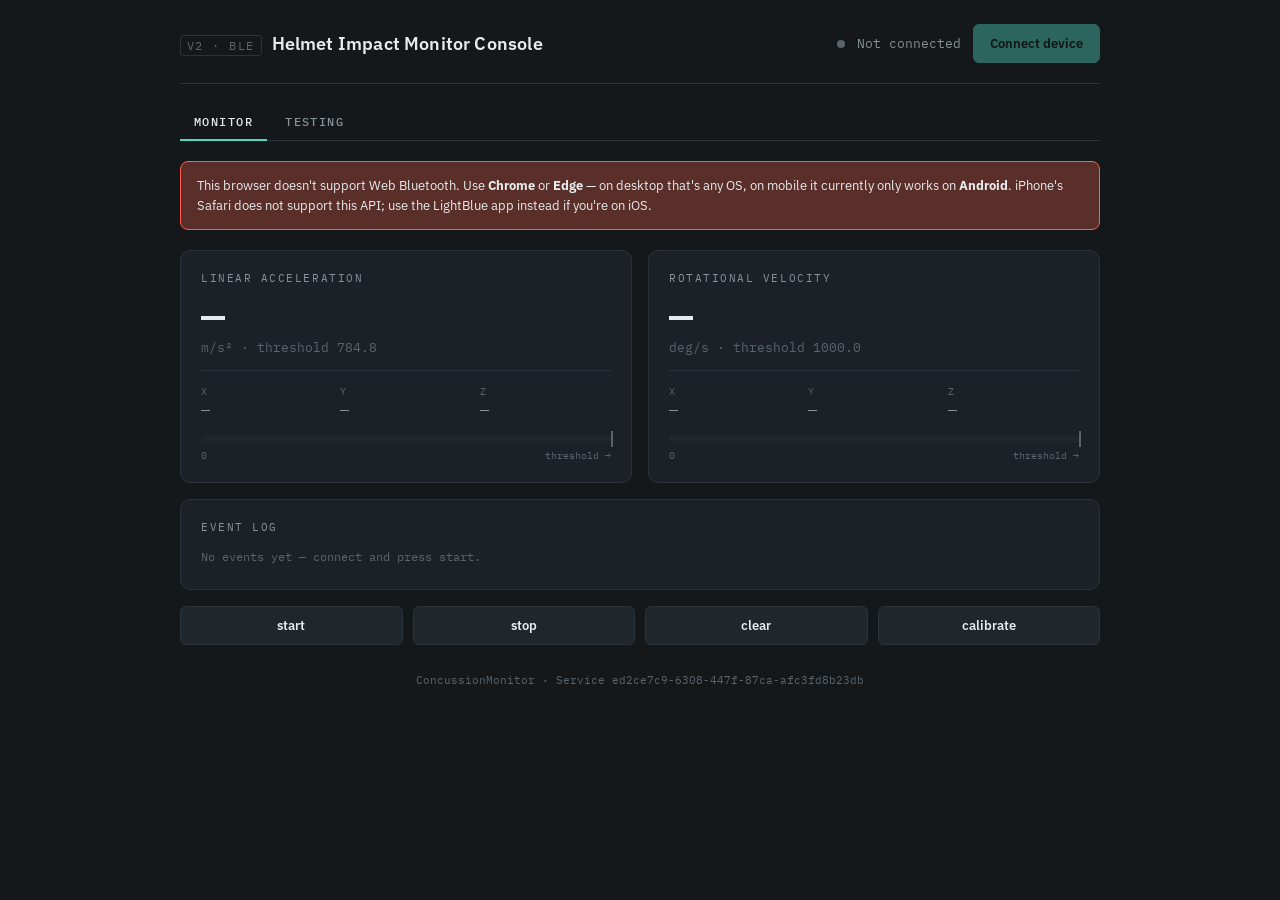
<file: console.html>
<!DOCTYPE html>
<html lang="en">
<head>
<meta charset="UTF-8">
<meta name="viewport" content="width=device-width, initial-scale=1.0">
<title>Helmet Impact Monitor Console</title>
<link rel="preconnect" href="https://fonts.googleapis.com">
<link href="https://fonts.googleapis.com/css2?family=IBM+Plex+Mono:wght@400;500;600&family=IBM+Plex+Sans:wght@400;500;600;700&display=swap" rel="stylesheet">
<style>
  :root{
    --bg:#14181B;
    --panel:#1B2126;
    --panel-raised:#20272C;
    --line:#2A333A;
    --text:#E7EBEE;
    --muted:#889299;
    --dim:#5B646B;
    --ok:#4FD8C4;
    --ok-dim:#2C5850;
    --warn:#FF5B4E;
    --warn-dim:#5A2E29;
    --caution:#E8B04B;
    --font-ui: 'IBM Plex Sans', system-ui, sans-serif;
    --font-mono: 'IBM Plex Mono', ui-monospace, monospace;
  }
  *{box-sizing:border-box; margin:0; padding:0;}
  [hidden]{display:none !important;}
  body{
    background:var(--bg);
    color:var(--text);
    font-family:var(--font-ui);
    min-height:100vh;
    padding:24px 16px 60px;
  }
  .wrap{max-width:920px; margin:0 auto;}

  /* ── header / status bar ─────────────────────────────────────────── */
  header{
    display:flex; align-items:center; justify-content:space-between;
    gap:16px; flex-wrap:wrap;
    padding-bottom:20px; margin-bottom:20px;
    border-bottom:1px solid var(--line);
  }
  .brand{display:flex; align-items:baseline; gap:10px;}
  .brand .mark{
    font-family:var(--font-mono); font-size:12px; letter-spacing:.12em;
    color:var(--dim); border:1px solid var(--line); border-radius:3px;
    padding:2px 6px;
  }
  h1{font-size:18px; font-weight:600; letter-spacing:.01em;}
  .status-row{display:flex; align-items:center; gap:12px;}
  .status-dot{
    width:8px; height:8px; border-radius:50%;
    background:var(--dim); flex:none;
    transition:background .2s;
  }
  .status-dot.live{background:var(--ok); box-shadow:0 0 8px var(--ok);}
  .status-dot.alert{background:var(--warn); box-shadow:0 0 8px var(--warn);}
  #statusText{font-family:var(--font-mono); font-size:13px; color:var(--muted);}
  button{
    font-family:var(--font-ui); font-weight:600; font-size:13px;
    border-radius:6px; border:1px solid var(--line);
    padding:10px 16px; cursor:pointer;
    background:var(--panel-raised); color:var(--text);
    transition:border-color .15s, background .15s;
  }
  button:hover{border-color:var(--ok);}
  button:active{transform:translateY(1px);}
  button:disabled{opacity:.4; cursor:not-allowed;}
  #connectBtn{background:var(--ok); color:#0A1210; border-color:var(--ok);}
  #connectBtn:hover{background:#66E3D1;}

  /* ── tabs ────────────────────────────────────────────────────────── */
  .tabs{display:flex; gap:4px; margin-bottom:20px; border-bottom:1px solid var(--line);}
  .tab{
    background:none; border:none; border-bottom:2px solid transparent; border-radius:0;
    color:var(--muted); padding:10px 14px; margin-bottom:-1px;
    font-family:var(--font-mono); font-size:12px; font-weight:500;
    letter-spacing:.12em; text-transform:uppercase;
  }
  .tab:hover{color:var(--text); border-color:transparent; border-bottom-color:var(--line);}
  .tab.active, .tab.active:hover{color:var(--text); border-bottom-color:var(--ok);}

  /* ── unsupported banner ──────────────────────────────────────────── */
  .banner{
    display:none;
    background:var(--warn-dim); border:1px solid var(--warn);
    color:var(--text); padding:14px 16px; border-radius:8px;
    font-size:13px; line-height:1.5; margin-bottom:20px;
  }
  .banner.show{display:block;}

  /* ── readout cards ───────────────────────────────────────────────── */
  .grid{display:grid; grid-template-columns:1fr 1fr; gap:16px; margin-bottom:16px;}
  @media (max-width:640px){.grid{grid-template-columns:1fr;}}
  .card{
    background:var(--panel); border:1px solid var(--line); border-radius:10px;
    padding:20px;
  }
  .card-label{
    font-family:var(--font-mono); font-size:11px; letter-spacing:.14em;
    color:var(--muted); text-transform:uppercase; margin-bottom:10px;
  }
  .card-value{
    font-family:var(--font-mono); font-size:40px; font-weight:500;
    line-height:1; color:var(--text); margin-bottom:4px;
    font-variant-numeric:tabular-nums;
  }
  .card-unit{font-family:var(--font-mono); font-size:13px; color:var(--dim);}

  /* per-axis breakdown, secondary to the main total reading above */
  .axis-row{
    display:grid; grid-template-columns:1fr 1fr 1fr; gap:8px;
    margin-top:14px; padding-top:14px; border-top:1px solid var(--line);
  }
  .axis{display:flex; flex-direction:column; gap:2px;}
  .axis-label{
    font-family:var(--font-mono); font-size:10px; letter-spacing:.1em;
    color:var(--dim); text-transform:uppercase;
  }
  .axis-val{
    font-family:var(--font-mono); font-size:15px; color:var(--muted);
    font-variant-numeric:tabular-nums;
  }

  /* threshold gauge — the signature element: a proximity-to-threshold bar */
  .gauge{
    position:relative; height:8px; border-radius:4px;
    background:var(--panel-raised); margin-top:16px; overflow:visible;
  }
  .gauge-fill{
    position:absolute; left:0; top:0; height:100%; border-radius:4px;
    background:var(--ok); width:0%;
    transition:width .12s linear, background .15s;
  }
  .gauge-fill.hot{background:var(--warn);}
  .gauge-threshold{
    position:absolute; top:-4px; bottom:-4px; width:2px;
    background:var(--dim); left:100%;
  }
  .gauge-caption{
    display:flex; justify-content:space-between;
    font-family:var(--font-mono); font-size:10px; color:var(--dim); margin-top:6px;
  }

  /* ── alert log (flight-recorder strip) ───────────────────────────── */
  .log-card{background:var(--panel); border:1px solid var(--line); border-radius:10px; padding:20px; margin-bottom:16px;}
  #log{
    font-family:var(--font-mono); font-size:12px; line-height:1.9;
    max-height:180px; overflow-y:auto; color:var(--muted);
  }
  #log .entry{border-bottom:1px dashed var(--line); padding:4px 0;}
  #log .entry.alert-line{color:var(--warn);}
  #log:empty::before{content:"No events yet — connect and press start."; color:var(--dim);}

  /* ── command dock ────────────────────────────────────────────────── */
  .dock{
    display:flex; gap:10px; flex-wrap:wrap;
  }
  .dock button{flex:1; min-width:110px;}

  /* ── testing tab ─────────────────────────────────────────────────── */
  .test-card{margin-bottom:16px;}
  .help{font-size:13px; color:var(--muted); line-height:1.6;}
  .help b{color:var(--text); font-weight:600;}
  .note{
    background:var(--panel-raised); border:1px solid var(--line); border-left:3px solid var(--caution);
    border-radius:6px; padding:12px 14px; font-size:13px; line-height:1.5; color:var(--text);
    margin-bottom:16px;
  }
  .device-line{font-family:var(--font-mono); font-size:12px; color:var(--dim); margin-bottom:16px;}
  .device-line span{color:var(--muted);}
  .test-row{display:flex; gap:10px; flex-wrap:wrap; align-items:center; margin-top:14px;}
  .test-row label{font-family:var(--font-mono); font-size:12px; color:var(--muted);}
  input[type=number]{
    background:var(--bg); border:1px solid var(--line); color:var(--text);
    font-family:var(--font-mono); font-size:13px; padding:9px 10px; border-radius:6px; width:100px;
  }
  input[type=number]:focus{outline:none; border-color:var(--ok);}
  button.primary{background:var(--ok); color:#0A1210; border-color:var(--ok);}
  button.primary:hover{background:#66E3D1;}
  button.ghost{background:none;}
  .status-line{font-family:var(--font-mono); font-size:12px; margin-top:12px; color:var(--muted); min-height:1.2em; line-height:1.5;}

  .stat-grid{display:grid; grid-template-columns:repeat(4, 1fr); gap:12px; margin-top:14px;}
  @media (max-width:640px){.stat-grid{grid-template-columns:1fr 1fr;}}
  .stat{background:var(--bg); border:1px solid var(--line); border-radius:6px; padding:12px;}
  .stat .card-label{font-size:10px; margin-bottom:6px;}
  .stat-val{font-family:var(--font-mono); font-size:22px; font-weight:500; font-variant-numeric:tabular-nums;}
  .stat-val small{font-size:12px; color:var(--dim); font-weight:400;}

  .table-wrap{overflow-x:auto; margin-top:14px;}
  .ttable{width:100%; border-collapse:collapse; font-family:var(--font-mono); font-size:12px;}
  .ttable th{
    color:var(--dim); font-weight:500; text-align:left; padding:6px 8px; white-space:nowrap;
    border-bottom:1px solid var(--line); letter-spacing:.08em; text-transform:uppercase; font-size:10px;
  }
  .ttable td{padding:7px 8px; border-bottom:1px dashed var(--line); color:var(--muted); font-variant-numeric:tabular-nums; white-space:nowrap;}
  .ttable td.wrap{white-space:normal; min-width:180px;}
  .ttable tbody:empty::before{content:"No rows yet."; display:block; padding:8px; color:var(--dim);}
  .v-ok{color:var(--ok) !important;}
  .v-warn{color:var(--caution) !important;}
  .v-bad{color:var(--warn) !important;}

  canvas.plot{
    width:100%; height:220px; display:block; margin-top:14px;
    background:var(--bg); border:1px solid var(--line); border-radius:6px;
  }
  .plot-caption{font-family:var(--font-mono); font-size:11px; color:var(--dim); margin-top:6px;}

  footer{
    margin-top:28px; font-family:var(--font-mono); font-size:11px; color:var(--dim);
    text-align:center;
  }
</style>
</head>
<body>
<div class="wrap">

  <header>
    <div class="brand">
      <span class="mark">V2 · BLE</span>
      <h1>Helmet Impact Monitor Console</h1>
    </div>
    <div class="status-row">
      <span class="status-dot" id="statusDot"></span>
      <span id="statusText">Not connected</span>
      <button id="connectBtn">Connect device</button>
    </div>
  </header>

  <nav class="tabs">
    <button class="tab active" data-panel="monitor">Monitor</button>
    <button class="tab" data-panel="test">Testing</button>
  </nav>

  <div class="banner" id="unsupportedBanner">
    This browser doesn't support Web Bluetooth. Use <strong>Chrome</strong> or <strong>Edge</strong> —
    on desktop that's any OS, on mobile it currently only works on <strong>Android</strong>.
    iPhone's Safari does not support this API; use the LightBlue app instead if you're on iOS.
  </div>

  <!-- ═══════════════════════════ MONITOR TAB ═══════════════════════════ -->
  <div id="panelMonitor">
    <div class="grid">
      <div class="card">
        <div class="card-label">Linear acceleration</div>
        <div class="card-value"><span id="accelValue">—</span></div>
        <div class="card-unit">m/s² · threshold <span id="accelThreshLabel"></span></div>
        <div class="axis-row">
          <div class="axis"><span class="axis-label">X</span><span class="axis-val" id="accelX">—</span></div>
          <div class="axis"><span class="axis-label">Y</span><span class="axis-val" id="accelY">—</span></div>
          <div class="axis"><span class="axis-label">Z</span><span class="axis-val" id="accelZ">—</span></div>
        </div>
        <div class="gauge">
          <div class="gauge-fill" id="accelFill"></div>
          <div class="gauge-threshold"></div>
        </div>
        <div class="gauge-caption"><span>0</span><span>threshold →</span></div>
      </div>

      <div class="card">
        <div class="card-label">Rotational velocity</div>
        <div class="card-value"><span id="gyroValue">—</span></div>
        <div class="card-unit">deg/s · threshold <span id="gyroThreshLabel"></span></div>
        <div class="axis-row">
          <div class="axis"><span class="axis-label">X</span><span class="axis-val" id="gyroX">—</span></div>
          <div class="axis"><span class="axis-label">Y</span><span class="axis-val" id="gyroY">—</span></div>
          <div class="axis"><span class="axis-label">Z</span><span class="axis-val" id="gyroZ">—</span></div>
        </div>
        <div class="gauge">
          <div class="gauge-fill" id="gyroFill"></div>
          <div class="gauge-threshold"></div>
        </div>
        <div class="gauge-caption"><span>0</span><span>threshold →</span></div>
      </div>
    </div>

    <div class="log-card">
      <div class="card-label" style="margin-bottom:12px;">Event log</div>
      <div id="log"></div>
    </div>

    <div class="dock">
      <button id="btnStart">start</button>
      <button id="btnStop">stop</button>
      <button id="btnClear">clear</button>
      <button id="btnCalibrate">calibrate</button>
    </div>
  </div>

  <!-- ═══════════════════════════ TESTING TAB ═══════════════════════════ -->
  <div id="panelTest" hidden>

    <div class="note" id="fwNote">Connect the device first (button in the top right).</div>
    <div class="device-line">Last device message: <span id="devMsg">none yet</span></div>

    <!-- 1. gravity check -->
    <div class="card test-card">
      <div class="card-label">1 · Gravity check</div>
      <p class="help">
        Checks that the accelerometer's scale and axes are right, using gravity as a known 1 g (9.81 m/s²).
        <b>Stop the system</b>, set the device flat and still, press Read. Repeat with each of the 6 faces pointing down.
        The total should read about 9.81 every time.
      </p>
      <div class="test-row">
        <button class="primary" id="btnGravity">Read gravity</button>
        <button class="ghost" id="btnGravCsv">Export CSV</button>
      </div>
      <div class="status-line" id="gravSummary"></div>
      <div class="table-wrap">
        <table class="ttable">
          <thead><tr><th>#</th><th>Facing down</th><th>X</th><th>Y</th><th>Z</th><th>Total m/s²</th><th>Result</th></tr></thead>
          <tbody id="gravBody"></tbody>
        </table>
      </div>
    </div>

    <!-- 2. sample rate -->
    <div class="card test-card">
      <div class="card-label">2 · Sample rate</div>
      <p class="help">
        Checks how often the code actually gets a new reading. A hard hit can peak and drop in a few milliseconds,
        so slow sampling can miss the true peak and read low. <b>Press start</b> on the Monitor tab and leave it running;
        this updates on its own.
      </p>
      <div class="stat-grid">
        <div class="stat"><div class="card-label">Loop speed</div><div class="stat-val"><span id="rateLoop">—</span> <small>/s</small></div></div>
        <div class="stat"><div class="card-label">New samples</div><div class="stat-val"><span id="rateEff">—</span> <small>/s</small></div></div>
        <div class="stat"><div class="card-label">Gap between</div><div class="stat-val"><span id="rateGap">—</span> <small>ms</small></div></div>
        <div class="stat"><div class="card-label">Samples in 5 ms hit</div><div class="stat-val"><span id="rateSamples">—</span></div></div>
      </div>
      <div class="status-line" id="rateVerdict"></div>
    </div>

    <!-- 3. accuracy drops -->
    <div class="card test-card">
      <div class="card-label">3 · Accuracy drops (impulse check)</div>
      <p class="help">
        Checks whether an impact that should read 80 g actually reads 80 g. A drop from height h hits at a known speed,
        √(2gh). Adding up the acceleration over the whole impact has to give that speed, plus however fast it bounced back,
        so the total should land between <b>1× and 2×</b> the impact speed. Well under 1× means the sensor is reading low.
        <br><b>Stop the system</b>, enter the height, press Arm, then drop. Keep the device side off the ground.
      </p>
      <div class="test-row">
        <label for="capHeight">Drop height</label>
        <input type="number" id="capHeight" min="1" step="1" placeholder="cm">
        <button class="primary" id="btnArm">Arm capture</button>
        <button class="ghost" id="btnDisarm">Cancel</button>
        <button class="ghost" id="btnCapCsv">Export CSV</button>
      </div>
      <div class="status-line" id="capStatus"></div>

      <canvas class="plot" id="waveCanvas"></canvas>
      <div class="plot-caption">Last capture · impact reading (g) over time (ms) · shaded = contact with the ground</div>

      <div class="table-wrap">
        <table class="ttable">
          <thead><tr>
            <th>#</th><th>Height cm</th><th>Peak g</th><th>Contact ms</th><th>Impact speed m/s</th>
            <th>Measured Δv m/s</th><th>Ratio</th><th>Samples in contact</th><th>Result</th>
          </tr></thead>
          <tbody id="capBody"></tbody>
        </table>
      </div>

      <canvas class="plot" id="peakCanvas"></canvas>
      <div class="plot-caption" id="fitText">Peak g vs drop height · needs at least 2 drops for a trend line</div>
    </div>

    <!-- 4. alert logic drops -->
    <div class="card test-card">
      <div class="card-label">4 · Alert drops (logic check)</div>
      <p class="help">
        Checks that the alert fires when it should and stays quiet when it shouldn't.
        <b>Press start</b> on the Monitor tab first. Press Ready, drop, then press Record.
        Any hit over the threshold should alert; anything under should not.
      </p>
      <div class="test-row">
        <label for="alertHeight">Drop height</label>
        <input type="number" id="alertHeight" min="1" step="1" placeholder="cm">
        <button class="primary" id="btnReady">Ready</button>
        <button id="btnRecord">Record</button>
        <button id="btnTestClear">Reset alert</button>
        <button class="ghost" id="btnAlertCsv">Export CSV</button>
      </div>
      <div class="stat-grid">
        <div class="stat"><div class="card-label">Biggest hit</div><div class="stat-val"><span id="holdG">—</span> <small>g</small></div></div>
        <div class="stat"><div class="card-label">Biggest rotation</div><div class="stat-val"><span id="holdDps">—</span> <small>°/s</small></div></div>
        <div class="stat"><div class="card-label">Alert fired</div><div class="stat-val" id="holdAlertTxt">—</div></div>
        <div class="stat"><div class="card-label">Thresholds</div><div class="stat-val"><span id="threshTxt"></span></div></div>
      </div>
      <div class="status-line" id="alertStatus"></div>
      <div class="table-wrap">
        <table class="ttable">
          <thead><tr>
            <th>#</th><th>Height cm</th><th>Peak g</th><th>Peak °/s</th><th>Should alert</th><th>Did alert</th><th>Result</th>
          </tr></thead>
          <tbody id="alertBody"></tbody>
        </table>
      </div>
    </div>

    <!-- 5. rotation check -->
    <div class="card test-card">
      <div class="card-label">5 · Rotation check (angle)</div>
      <p class="help">
        Checks that the gyroscope reads rotation speed correctly. If it does, adding up its readings over a turn
        (speed × time) has to equal the angle you actually turned, however fast or slow you went.
        <b>Stop the system</b>, line the helmet up with your start mark, enter the angle, press Arm and keep it still
        for half a second while it zeroes. Turn it in one smooth motion and stop lined up on the end mark.
        It <b>stops on its own</b> once the helmet has been slower than the turning speed for half a second.
        Any nudge after that isn't counted, so stop cleanly on the mark. Stop (manual) is there as a backup.
        <br>Every turn is measured two ways. <b>Whole turn</b>: rotation is added up from Arm until it stops.
        <b>Threshold</b>: only samples faster than the "turning" speed count; turning time = those samples ÷ the sample rate,
        and the gyro's average speed over that time is compared to the true angle ÷ that time.
      </p>
      <div class="test-row">
        <label for="rotAngle">True angle</label>
        <input type="number" id="rotAngle" min="1" step="1" placeholder="deg">
        <button class="primary" id="btnRotArm">Arm</button>
        <button id="btnRotStop">Stop (manual)</button>
        <button class="ghost" id="btnRotCsv">Export CSV</button>
      </div>
      <div class="status-line" id="rotStatus"></div>
      <div class="stat-grid">
        <div class="stat"><div class="card-label">Scale (1.000 = perfect)</div><div class="stat-val"><span id="rotScale">—</span></div></div>
        <div class="stat"><div class="card-label">Average error</div><div class="stat-val"><span id="rotErr">—</span> <small>°</small></div></div>
        <div class="stat"><div class="card-label">Fastest turn</div><div class="stat-val"><span id="rotMax">—</span> <small>°/s</small></div></div>
        <div class="stat"><div class="card-label">Zero drift</div><div class="stat-val"><span id="rotDrift">—</span> <small>°/s</small></div></div>
      </div>
      <div class="table-wrap">
        <table class="ttable">
          <thead><tr>
            <th>#</th><th>True °</th><th>Whole turn °</th><th>Error %</th>
            <th>Turning s</th><th>True avg °/s</th><th>Gyro avg °/s</th><th>Threshold error %</th>
            <th>Peak °/s</th><th>Result</th>
          </tr></thead>
          <tbody id="rotBody"></tbody>
        </table>
      </div>
      <canvas class="plot" id="rotCanvas"></canvas>
      <div class="plot-caption" id="rotFitText">Measured vs true angle · dashed line = perfect gyro</div>
    </div>
  </div>

  <footer>ConcussionMonitor · Service ed2ce7c9-6308-447f-87ca-afc3fd8b23db</footer>
</div>

<script>
// ── Config — must match the UUIDs in the ESP32 sketch exactly ──────────────
const DEVICE_NAME     = "ConcussionMonitor";
const SERVICE_UUID    = "ed2ce7c9-6308-447f-87ca-afc3fd8b23db";
const ACCEL_CHAR_UUID = "aced99c9-0a3b-4a27-89ad-1f9138e7d810";
const GYRO_CHAR_UUID  = "4e65c5cf-f34e-4a09-82ba-04cfc23ac634";
const ALERT_CHAR_UUID = "c9fd843f-c392-4eec-afbd-ecf46c16bb44";
const COMMAND_CHAR_UUID = "3c50cfa9-9f5a-42e3-b08a-357c1efbf4f2";
const STATUS_CHAR_UUID = "ba8a5476-129b-4470-87d6-814bda7c4c3c";
const TEST_CHAR_UUID   = "8d20860e-d033-474a-9703-bd1da03201a0"; //testing data (gravity readings, impact captures)

//must match TEST_MODE and the thresholds in the ESP32 sketch
const TEST_MODE = false;
const ACCEL_THRESHOLD = TEST_MODE ? 30.0  : 784.8;   //m/s^2 (80g)
const GYRO_THRESHOLD  = TEST_MODE ? 500.0 : 1000.0;  //dps

//testing tab settings
const G = 9.81;
const SENSOR_ODR_HZ = 800;   //must match adxl.setDataRate() in the sketch (800, 1600 or 3200)
const CONTACT_G = 2;         //a raw reading above 2 g counts as "touching the ground" during a capture

//fill the threshold labels on the cards from the constants above
const modeTag = TEST_MODE ? ' (test)' : '';
document.getElementById('accelThreshLabel').textContent = ACCEL_THRESHOLD.toFixed(1) + modeTag;
document.getElementById('gyroThreshLabel').textContent  = GYRO_THRESHOLD.toFixed(1) + modeTag;

let device, server, commandChar;
let testChar = null;

const statusDot  = document.getElementById('statusDot');
const statusText = document.getElementById('statusText');
const connectBtn = document.getElementById('connectBtn');
const logEl      = document.getElementById('log');

function logEvent(text, isAlert=false){
  const row = document.createElement('div');
  row.className = 'entry' + (isAlert ? ' alert-line' : '');
  row.textContent = text;
  logEl.prepend(row);
}

function setStatus(state, text){
  statusDot.className = 'status-dot' + (state ? ' ' + state : '');
  statusText.textContent = text;
}

function updateGauge(fillId, value, threshold){
  const fill = document.getElementById(fillId);
  const pct = Math.min((value / threshold) * 100, 130);
  fill.style.width = Math.min(pct, 100) + '%';
  fill.classList.toggle('hot', value >= threshold);
}

if (!navigator.bluetooth) {
  document.getElementById('unsupportedBanner').classList.add('show');
  connectBtn.disabled = true;
}

connectBtn.addEventListener('click', async () => {
  try {
    setStatus(null, 'Requesting device…');
    device = await navigator.bluetooth.requestDevice({
      filters: [{ services: [SERVICE_UUID] }]
    });

    device.addEventListener('gattserverdisconnected', onDisconnected);

    setStatus(null, 'Connecting…');
    server = await device.gatt.connect();
    const service = await server.getPrimaryService(SERVICE_UUID);

    const accelChar = await service.getCharacteristic(ACCEL_CHAR_UUID);
    const gyroChar  = await service.getCharacteristic(GYRO_CHAR_UUID);
    const alertChar = await service.getCharacteristic(ALERT_CHAR_UUID);
    const statusChar = await service.getCharacteristic(STATUS_CHAR_UUID);
    commandChar      = await service.getCharacteristic(COMMAND_CHAR_UUID);

    await accelChar.startNotifications();
    accelChar.addEventListener('characteristicvaluechanged', e => {
      const val = new TextDecoder().decode(e.target.value);
      const parts = val.split(',').map(parseFloat);
      if (parts.length < 4 || parts.some(isNaN)) return; //ignore malformed/partial packets
      const [x, y, z, sum] = parts;
      document.getElementById('accelValue').textContent = sum.toFixed(2);
      document.getElementById('accelX').textContent = x.toFixed(2);
      document.getElementById('accelY').textContent = y.toFixed(2);
      document.getElementById('accelZ').textContent = z.toFixed(2);
      updateGauge('accelFill', sum, ACCEL_THRESHOLD);
      testOnAccelWindow(parts); //testing tab: peak hold + sample rate
    });

    await gyroChar.startNotifications();
    gyroChar.addEventListener('characteristicvaluechanged', e => {
      const val = new TextDecoder().decode(e.target.value);
      const parts = val.split(',').map(parseFloat);
      if (parts.length < 4 || parts.some(isNaN)) return; //ignore malformed/partial packets
      const [x, y, z, sum] = parts;
      document.getElementById('gyroValue').textContent = sum.toFixed(2);
      document.getElementById('gyroX').textContent = x.toFixed(2);
      document.getElementById('gyroY').textContent = y.toFixed(2);
      document.getElementById('gyroZ').textContent = z.toFixed(2);
      updateGauge('gyroFill', sum, GYRO_THRESHOLD);
      testOnGyroWindow(sum); //testing tab: peak hold
    });

    await alertChar.startNotifications();
    alertChar.addEventListener('characteristicvaluechanged', e => {
      const val = new TextDecoder().decode(e.target.value);
      const [reason, value, unit] = val.split(',');
      logEvent(`ALERT — ${reason} impact, ${value} ${unit}`, true);
      setStatus('alert', 'Alert triggered');
      setTimeout(() => { if (device?.gatt.connected) setStatus('live', `Connected — ${DEVICE_NAME}`); }, 2500);
      testOnAlert(reason, parseFloat(value)); //testing tab: record that the alert fired
    });

    await statusChar.startNotifications();
    statusChar.addEventListener('characteristicvaluechanged', e => {
      const val = new TextDecoder().decode(e.target.value);
      logEvent(val); //same wording the Serial Monitor shows for this command
      testOnStatus(val); //testing tab: mirror the latest device message
    });

    //testing characteristic is optional, so older firmware without it still connects fine
    try {
      testChar = await service.getCharacteristic(TEST_CHAR_UUID);
      await testChar.startNotifications();
      testChar.addEventListener('characteristicvaluechanged', e => {
        testOnMessage(new TextDecoder().decode(e.target.value));
      });
      testSetFirmware(true);
    } catch (err) {
      testChar = null;
      testSetFirmware(false);
    }

    setStatus('live', `Connected — ${DEVICE_NAME}`);
    logEvent('Connected to device.');
    connectBtn.textContent = 'Disconnect';
    connectBtn.onclick = () => device.gatt.disconnect();

  } catch (err) {
    console.error(err);
    setStatus(null, 'Not connected');
    logEvent(`Connection failed: ${err.message}`);
  }
});

function onDisconnected(){
  setStatus(null, 'Not connected');
  logEvent('Device disconnected.');
  connectBtn.textContent = 'Connect device';
  connectBtn.onclick = () => connectBtn.dispatchEvent(new Event('click'));
  //simplest way to reset listeners cleanly for the next connect
  //(opened from the portfolio file, there's no page to reload, so ask it for a fresh console window)
  if (document.querySelector('meta[name="from-portfolio"]') && window.opener && window.opener.openConsole) { window.opener.openConsole(); window.close(); }
  else location.reload();
}

async function sendCommand(cmd){
  if (!commandChar) { logEvent('Not connected — cannot send command.'); return; }
  try {
    await commandChar.writeValue(new TextEncoder().encode(cmd));
  } catch (err) {
    logEvent(`Command failed: ${err.message}`);
  }
}

document.getElementById('btnStart').addEventListener('click', () => sendCommand('start'));
document.getElementById('btnStop').addEventListener('click', () => sendCommand('stop'));
document.getElementById('btnClear').addEventListener('click', () => sendCommand('clear'));
document.getElementById('btnCalibrate').addEventListener('click', () => sendCommand('calibrate'));


// ════════════════════════════════════════════════════════════════════════════
// TESTING TAB
// Everything below only touches the Testing tab. The monitor above calls into it
// through the testOn...() hooks.
// ════════════════════════════════════════════════════════════════════════════
const $ = id => document.getElementById(id);

//tabs
document.querySelectorAll('.tab').forEach(tab => {
  tab.addEventListener('click', () => {
    document.querySelectorAll('.tab').forEach(t => t.classList.toggle('active', t === tab));
    $('panelMonitor').hidden = tab.dataset.panel !== 'monitor';
    $('panelTest').hidden    = tab.dataset.panel !== 'test';
    if (tab.dataset.panel === 'test') { drawWave(); drawPeakPlot(); } //canvases can only size themselves once visible
  });
});

$('threshTxt').innerHTML = `${(ACCEL_THRESHOLD / G).toFixed(0)}<small> g</small> · ${GYRO_THRESHOLD.toFixed(0)}<small> °/s</small>`;

function testSetFirmware(ok){
  const note = $('fwNote');
  if (ok) { note.hidden = true; return; }
  note.hidden = false;
  note.textContent = "Connected, but the device firmware doesn't have the testing additions yet. " +
    "Sections 1, 2 and 3 need them; section 4 works now.";
}

function testOnStatus(text){
  $('devMsg').textContent = text;
  //surface refusals in the section that caused them
  if (/before arming|before a gravity/i.test(text)) {
    setLine('capStatus', text, 'bad');
    setLine('gravSummary', text, 'bad');
  }
  if (/^Capture armed/i.test(text)) setLine('capStatus', `Armed for a ${pendingHeight} cm drop. Drop when ready.`, null);
  if (/^Impact captured/i.test(text)) setLine('capStatus', 'Impact detected. Receiving data…', null);
  if (/before a rotation|No rotation check|No turn detected/i.test(text)) setLine('rotStatus', text, 'bad');
  if (/^Turning/i.test(text)) setLine('rotStatus', 'Turning… it will stop on its own once the helmet settles.', null);
  if (/^Zeroing gyro/i.test(text)) setLine('rotStatus', 'Zeroing… keep the helmet still.', null);
  if (/^Rotation armed/i.test(text)) setLine('rotStatus', `Armed for ${rotPending}°. Turn it when ready; it stops on its own.`, null);
}

function setLine(id, text, kind){
  const el = $(id);
  el.textContent = text;
  el.className = 'status-line' + (kind ? ' v-' + kind : '');
}

function testOnMessage(text){
  if (text.startsWith('GRAV,')) {
    const [x, y, z] = text.split(',').slice(1).map(Number);
    if ([x, y, z].some(isNaN)) return;
    onGravity(x, y, z);
  } else if (text.startsWith('ROT,')) {
    const p = text.split(',').slice(1).map(Number);
    if (p.length < 7 || p.some(isNaN)) return;
    onRotation(p);
  } else if (text.startsWith('CAP_BEGIN,')) {
    const p = text.split(',').slice(1).map(Number);
    cap = { n: p[0], base: [p[1], p[2], p[3]], t: [], a: [], bad: false };
  } else if (text.startsWith('C,')) {
    if (!cap) return;
    const p = text.split(',').slice(1).map(Number);
    if (p.length < 4 || p.some(isNaN)) { cap.bad = true; return; }
    cap.t.push(p[0]);
    cap.a.push([p[1], p[2], p[3]]);
    if (cap.t.length % 32 === 0) setLine('capStatus', `Receiving data… ${Math.round(100 * cap.t.length / cap.n)}%`, null);
  } else if (text === 'CAP_END') {
    finishCapture();
  }
}

function downloadCSV(filename, header, rows){
  if (!rows.length) return;
  const esc = v => { const s = String(v ?? ''); return /[",\n]/.test(s) ? '"' + s.replace(/"/g, '""') + '"' : s; };
  const csv = [header, ...rows].map(r => r.map(esc).join(',')).join('\n');
  const a = document.createElement('a');
  a.href = URL.createObjectURL(new Blob([csv], { type: 'text/csv' }));
  a.download = filename;
  a.click();
  setTimeout(() => URL.revokeObjectURL(a.href), 1000);
}

const verdictCell = (text, kind) => `<td class="wrap v-${kind}">${text}</td>`;

// ── 1. gravity check ────────────────────────────────────────────────────────
const gravRows = [];

$('btnGravity').addEventListener('click', () => {
  if (!testChar) { setLine('gravSummary', 'Needs the firmware testing additions.', 'bad'); return; }
  setLine('gravSummary', 'Reading… keep it still.', null);
  sendCommand('gravity');
});

function onGravity(x, y, z){
  const total = Math.hypot(x, y, z);
  //the axis with the biggest reading is the one pointing down (or up)
  const axes = [['X', x], ['Y', y], ['Z', z]];
  const main = axes.reduce((a, b) => Math.abs(b[1]) > Math.abs(a[1]) ? b : a);
  const face = main[0] + (main[1] >= 0 ? '+' : '−');
  const err = Math.abs(total - G);
  const kind = err <= 1.0 ? 'ok' : err <= 2.0 ? 'warn' : 'bad';
  const text = kind === 'ok' ? 'Good' : kind === 'warn' ? 'A little off' : 'Off: check scale/wiring';
  gravRows.push({ x, y, z, total, face, kind, text });
  renderGravity();
}

function renderGravity(){
  $('gravBody').innerHTML = gravRows.map((r, i) => `<tr>
    <td>${i + 1}</td><td>${r.face}</td><td>${r.x.toFixed(2)}</td><td>${r.y.toFixed(2)}</td><td>${r.z.toFixed(2)}</td>
    <td>${r.total.toFixed(2)}</td>${verdictCell(r.text, r.kind)}</tr>`).join('');
  const faces = new Set(gravRows.map(r => r.face));
  const avg = gravRows.reduce((s, r) => s + r.total, 0) / gravRows.length;
  setLine('gravSummary',
    `${faces.size} of 6 faces done (${[...faces].join(' ')}) · average total ${avg.toFixed(2)} m/s² (should be 9.81)`,
    faces.size === 6 ? 'ok' : null);
}

$('btnGravCsv').addEventListener('click', () => downloadCSV('gravity_check.csv',
  ['reading', 'facing_down', 'x_ms2', 'y_ms2', 'z_ms2', 'total_ms2', 'result'],
  gravRows.map((r, i) => [i + 1, r.face, r.x.toFixed(3), r.y.toFixed(3), r.z.toFixed(3), r.total.toFixed(3), r.text])));

// ── 2. sample rate ──────────────────────────────────────────────────────────
const rateHist = [];

function onWindowStats(loops, ms){
  if (!(ms > 0)) return;
  rateHist.push(loops / (ms / 1000));
  if (rateHist.length > 20) rateHist.shift(); //average over the last ~1 second
  const loopHz = rateHist.reduce((a, b) => a + b, 0) / rateHist.length;
  const effHz = Math.min(loopHz, SENSOR_ODR_HZ); //can't get new samples faster than the sensor makes them
  $('rateLoop').textContent = loopHz.toFixed(0);
  $('rateEff').textContent = effHz.toFixed(0);
  $('rateGap').textContent = (1000 / effHz).toFixed(2);
  $('rateSamples').textContent = (effHz * 0.005).toFixed(1);

  if (loopHz < SENSOR_ODR_HZ * 0.9) {
    setLine('rateVerdict', `The loop (${loopHz.toFixed(0)}/s) is slower than the sensor (${SENSOR_ODR_HZ}/s), so new samples are being skipped. Speed up the loop before raising the sensor rate.`, 'bad');
  } else if (SENSOR_ODR_HZ < 3200 && loopHz > SENSOR_ODR_HZ * 1.5) {
    setLine('rateVerdict', `The loop keeps up with room to spare, so the sensor's ${SENSOR_ODR_HZ}/s setting is the limit. Raising it would catch short peaks better.`, 'warn');
  } else {
    setLine('rateVerdict', 'The loop keeps up with the sensor.', 'ok');
  }
}

// ── 3. accuracy drops ───────────────────────────────────────────────────────
let cap = null;            //capture currently being received
let pendingHeight = null;  //height entered when the capture was armed
let lastWave = null;
const capRows = [];

$('btnArm').addEventListener('click', () => {
  const h = parseFloat($('capHeight').value);
  if (!(h > 0)) { setLine('capStatus', 'Enter the drop height first.', 'bad'); return; }
  if (!testChar) { setLine('capStatus', 'Needs the firmware testing additions.', 'bad'); return; }
  pendingHeight = h;
  setLine('capStatus', 'Arming…', null);
  sendCommand('arm');
});

$('btnDisarm').addEventListener('click', () => {
  sendCommand('disarm');
  cap = null;
  setLine('capStatus', 'Capture cancelled.', null);
});

function finishCapture(){
  const c = cap;
  cap = null;
  if (!c) return;
  if (c.bad || c.t.length < c.n * 0.9 || c.t.length < 10) {
    setLine('capStatus', `Only got ${c.t.length} of ${c.n} samples, so this drop wasn't saved. Try again; if it keeps happening, the Bluetooth packets are too small (check setMTU in the sketch).`, 'bad');
    return;
  }
  const r = analyzeCapture(c, pendingHeight);
  capRows.push(r);
  lastWave = r.wave;
  renderCaptures();
  drawWave();
  drawPeakPlot();
  setLine('capStatus', `Drop ${capRows.length} saved: ${r.text}`, r.kind);
}

function analyzeCapture(c, heightCm){
  const n = c.t.length;
  const [bx, by, bz] = c.base;
  const rawMag = c.a.map(([x, y, z]) => Math.hypot(x, y, z));
  //impact reading = raw minus the resting gravity vector, same math the monitor uses
  const impMag = c.a.map(([x, y, z]) => Math.hypot(x - bx, y - by, z - bz));

  let p = 0;
  impMag.forEach((v, i) => { if (v > impMag[p]) p = i; });

  //contact window: walk outward from the peak while the raw reading is above 2 g
  //(free fall reads ~0 g and resting reads 1 g, so anything above 2 g is the helmet touching the ground)
  const thr = CONTACT_G * G, GAP = 3;
  let s = p, e = p;
  for (let i = p - 1, gap = 0; i >= 0; i--)  { if (rawMag[i] > thr) { s = i; gap = 0; } else if (++gap > GAP) break; }
  for (let i = p + 1, gap = 0; i < n; i++)   { if (rawMag[i] > thr) { e = i; gap = 0; } else if (++gap > GAP) break; }
  s = Math.max(0, s - 1);
  e = Math.min(n - 1, e + 1);

  //change in velocity = area under the raw acceleration curve during contact (trapezoid rule)
  //raw readings are used so the answer doesn't depend on which way the helmet was facing
  let dvx = 0, dvy = 0, dvz = 0;
  for (let i = s; i < e; i++) {
    const dt = (c.t[i + 1] - c.t[i]) / 1e6;
    dvx += (c.a[i][0] + c.a[i + 1][0]) / 2 * dt;
    dvy += (c.a[i][1] + c.a[i + 1][1]) / 2 * dt;
    dvz += (c.a[i][2] + c.a[i + 1][2]) / 2 * dt;
  }
  const dv = Math.hypot(dvx, dvy, dvz);
  const vin = Math.sqrt(2 * G * heightCm / 100);
  const ratio = dv / vin;

  //the code can read faster than the sensor updates, so count only readings that actually changed
  let fresh = 0;
  for (let i = s + 1; i <= e; i++) {
    const [a1, b1, c1] = c.a[i], [a0, b0, c0] = c.a[i - 1];
    if (a1 !== a0 || b1 !== b0 || c1 !== c0) fresh++;
  }

  let kind, text;
  if (ratio < 0.85)      { kind = 'bad';  text = 'Reads LOW: less than the impact speed. Peaks may be missed or under-read.'; }
  else if (ratio <= 2.15) { kind = 'ok';   text = 'Matches the physics.'; }
  else                   { kind = 'warn'; text = 'Reads HIGH: check the drop height, and that it was released, not pushed. Repeat it.'; }
  if (fresh < 4) {
    kind = kind === 'ok' ? 'warn' : kind;
    text += ` Only ${fresh} new samples during contact, so the peak itself could be missed.`;
  }

  return {
    height: heightCm,
    peakG: impMag[p] / G,
    contactMs: (c.t[e] - c.t[s]) / 1000,
    vin, dv, ratio, fresh, kind, text,
    wave: { t: c.t.map(t => (t - c.t[p]) / 1000), g: impMag.map(v => v / G), s, e }
  };
}

function renderCaptures(){
  $('capBody').innerHTML = capRows.map((r, i) => `<tr>
    <td>${i + 1}</td><td>${r.height}</td><td>${r.peakG.toFixed(1)}</td><td>${r.contactMs.toFixed(1)}</td>
    <td>${r.vin.toFixed(2)}</td><td>${r.dv.toFixed(2)}</td><td class="v-${r.kind}">${r.ratio.toFixed(2)}×</td>
    <td>${r.fresh}</td>${verdictCell(r.text, r.kind)}</tr>`).join('');
}

$('btnCapCsv').addEventListener('click', () => downloadCSV('accuracy_drops.csv',
  ['drop', 'height_cm', 'peak_g', 'contact_ms', 'impact_speed_ms', 'measured_dv_ms', 'ratio', 'samples_in_contact', 'result'],
  capRows.map((r, i) => [i + 1, r.height, r.peakG.toFixed(2), r.contactMs.toFixed(2), r.vin.toFixed(3),
    r.dv.toFixed(3), r.ratio.toFixed(3), r.fresh, r.text])));

// ── plots ───────────────────────────────────────────────────────────────────
function prepCanvas(cv){
  const rect = cv.getBoundingClientRect();
  if (rect.width === 0) return null; //tab hidden
  const dpr = window.devicePixelRatio || 1;
  cv.width = rect.width * dpr;
  cv.height = rect.height * dpr;
  const ctx = cv.getContext('2d');
  ctx.scale(dpr, dpr);
  return { ctx, w: rect.width, h: rect.height };
}

const css = name => getComputedStyle(document.documentElement).getPropertyValue(name).trim();

function drawAxes(ctx, w, h, m, xMax, yMax, xLabel, yLabel, xMin = 0){
  ctx.strokeStyle = css('--line');
  ctx.fillStyle = css('--dim');
  ctx.font = '11px IBM Plex Mono, monospace';
  ctx.lineWidth = 1;
  for (let k = 0; k <= 4; k++) {
    const y = m.t + (h - m.t - m.b) * (1 - k / 4);
    ctx.beginPath(); ctx.moveTo(m.l, y); ctx.lineTo(w - m.r, y); ctx.stroke();
    ctx.textAlign = 'right';
    ctx.fillText((yMax * k / 4).toFixed(0), m.l - 6, y + 4);
  }
  ctx.textAlign = 'center';
  for (let k = 0; k <= 4; k++) {
    const x = m.l + (w - m.l - m.r) * k / 4;
    ctx.fillText((xMin + (xMax - xMin) * k / 4).toFixed(0), x, h - m.b + 16);
  }
  ctx.fillText(xLabel, m.l + (w - m.l - m.r) / 2, h - 4);
  ctx.save();
  ctx.translate(12, m.t + (h - m.t - m.b) / 2);
  ctx.rotate(-Math.PI / 2);
  ctx.fillText(yLabel, 0, 0);
  ctx.restore();
}

function drawThresholdLine(ctx, w, m, yPix){
  ctx.strokeStyle = css('--warn');
  ctx.setLineDash([5, 4]);
  ctx.beginPath(); ctx.moveTo(m.l, yPix); ctx.lineTo(w - m.r, yPix); ctx.stroke();
  ctx.setLineDash([]);
  ctx.fillStyle = css('--warn');
  ctx.textAlign = 'right';
  ctx.fillText('alert line', w - m.r - 4, yPix - 5);
}

function drawWave(){
  const c = prepCanvas($('waveCanvas'));
  if (!c) return;
  const { ctx, w, h } = c;
  const m = { l: 44, r: 12, t: 12, b: 34 };
  if (!lastWave) {
    ctx.fillStyle = css('--dim'); ctx.font = '12px IBM Plex Mono, monospace'; ctx.textAlign = 'center';
    ctx.fillText('No capture yet', w / 2, h / 2);
    return;
  }
  const { t, g, s, e } = lastWave;
  const target = ACCEL_THRESHOLD / G;
  const xMin = t[0], xMax = t[t.length - 1];
  const yMax = Math.max(Math.max(...g), target) * 1.15;
  const X = v => m.l + (v - xMin) / (xMax - xMin) * (w - m.l - m.r);
  const Y = v => m.t + (1 - v / yMax) * (h - m.t - m.b);

  //shade the contact window
  ctx.fillStyle = 'rgba(79, 216, 196, 0.10)';
  ctx.fillRect(X(t[s]), m.t, X(t[e]) - X(t[s]), h - m.t - m.b);

  drawAxes(ctx, w, h, m, xMax, yMax, 'ms from peak', 'g', xMin);
  drawThresholdLine(ctx, w, m, Y(target));

  ctx.strokeStyle = css('--ok');
  ctx.lineWidth = 1.6;
  ctx.beginPath();
  t.forEach((tv, i) => i ? ctx.lineTo(X(tv), Y(g[i])) : ctx.moveTo(X(tv), Y(g[i])));
  ctx.stroke();
}

function drawPeakPlot(){
  const c = prepCanvas($('peakCanvas'));
  if (!c) return;
  const { ctx, w, h } = c;
  const m = { l: 44, r: 12, t: 12, b: 34 };
  const target = ACCEL_THRESHOLD / G;
  const pts = capRows.map(r => [r.height, r.peakG]);
  const xMax = Math.max(50, ...pts.map(p => p[0])) * 1.15;
  const yMax = Math.max(target, ...pts.map(p => p[1])) * 1.2;
  const X = v => m.l + v / xMax * (w - m.l - m.r);
  const Y = v => m.t + (1 - v / yMax) * (h - m.t - m.b);

  drawAxes(ctx, w, h, m, xMax, yMax, 'drop height (cm)', 'peak g');
  drawThresholdLine(ctx, w, m, Y(target));

  //straight-line fit through zero: peak g roughly scales with drop height on the same surface
  if (pts.length >= 2) {
    const k = pts.reduce((s, [x, y]) => s + x * y, 0) / pts.reduce((s, [x]) => s + x * x, 0);
    ctx.strokeStyle = css('--muted');
    ctx.setLineDash([3, 3]);
    ctx.beginPath(); ctx.moveTo(X(0), Y(0)); ctx.lineTo(X(xMax), Y(k * xMax)); ctx.stroke();
    ctx.setLineDash([]);
    const hTarget = target / k;
    $('fitText').textContent = `Peak g vs drop height · trend: ${k.toFixed(2)} g per cm · estimated height to reach the alert line (${target.toFixed(0)} g): ${hTarget.toFixed(0)} cm`;
  }

  pts.forEach(([x, y], i) => {
    ctx.fillStyle = css(`--${capRows[i].kind === 'ok' ? 'ok' : capRows[i].kind === 'warn' ? 'caution' : 'warn'}`);
    ctx.beginPath(); ctx.arc(X(x), Y(y), 4, 0, Math.PI * 2); ctx.fill();
  });
}

window.addEventListener('resize', () => { drawWave(); drawPeakPlot(); });

// ── 4. alert drops ──────────────────────────────────────────────────────────
let hold = { g: 0, dps: 0 };
let holdAlert = null;
let holdActive = false;
const alertRows = [];

function renderHold(){
  $('holdG').textContent = holdActive || alertRows.length ? hold.g.toFixed(1) : '—';
  $('holdDps').textContent = holdActive || alertRows.length ? hold.dps.toFixed(0) : '—';
  $('holdAlertTxt').textContent = holdAlert ? 'Yes' : (holdActive ? 'No' : '—');
  $('holdAlertTxt').className = 'stat-val' + (holdAlert ? ' v-bad' : '');
}

function testOnAccelWindow(parts){
  const [, , , sum, loops, ms] = parts;
  if (holdActive) { hold.g = Math.max(hold.g, sum / G); renderHold(); }
  if (parts.length >= 6) onWindowStats(loops, ms); //newer firmware appends loop count + window length
}

function testOnGyroWindow(sum){
  if (holdActive) { hold.dps = Math.max(hold.dps, sum); renderHold(); }
}

function testOnAlert(reason, value){
  if (!holdActive) return;
  holdAlert = holdAlert ? `${holdAlert} + ${reason}` : reason;
  if (reason === 'LINEAR') hold.g = Math.max(hold.g, value / G);
  else hold.dps = Math.max(hold.dps, value);
  renderHold();
}

$('btnReady').addEventListener('click', () => {
  hold = { g: 0, dps: 0 };
  holdAlert = null;
  holdActive = true;
  renderHold();
  setLine('alertStatus', 'Ready. Drop the helmet, then press Record.', null);
});

$('btnRecord').addEventListener('click', () => {
  if (!holdActive) { setLine('alertStatus', 'Press Ready before the drop.', 'bad'); return; }
  const height = $('alertHeight').value;
  const gLine = ACCEL_THRESHOLD / G;
  const should = hold.g > gLine || hold.dps > GYRO_THRESHOLD; //same '>' comparison the firmware uses
  const did = !!holdAlert;
  const borderline = Math.abs(hold.g - gLine) / gLine < 0.05 || Math.abs(hold.dps - GYRO_THRESHOLD) / GYRO_THRESHOLD < 0.05;
  let kind, text;
  if (did === should) { kind = borderline ? 'warn' : 'ok'; text = borderline ? 'Pass (very close to a threshold)' : 'Pass'; }
  else { kind = 'bad'; text = should ? 'FAIL: should have alerted' : 'FAIL: alerted under the threshold'; }
  alertRows.push({ height, g: hold.g, dps: hold.dps, should, did: holdAlert || 'No', kind, text });
  holdActive = false;
  renderHold();
  $('alertBody').innerHTML = alertRows.map((r, i) => `<tr>
    <td>${i + 1}</td><td>${r.height || '—'}</td><td>${r.g.toFixed(1)}</td><td>${r.dps.toFixed(0)}</td>
    <td>${r.should ? 'Yes' : 'No'}</td><td>${r.did}</td>${verdictCell(r.text, r.kind)}</tr>`).join('');
  setLine('alertStatus', did ? 'Recorded. Press Reset alert to resume monitoring before the next drop.' : 'Recorded.', kind);
});

$('btnTestClear').addEventListener('click', () => sendCommand('clear'));

$('btnAlertCsv').addEventListener('click', () => downloadCSV('alert_drops.csv',
  ['drop', 'height_cm', 'peak_g', 'peak_dps', 'should_alert', 'did_alert', 'result'],
  alertRows.map((r, i) => [i + 1, r.height, r.g.toFixed(2), r.dps.toFixed(1), r.should ? 'yes' : 'no', r.did, r.text])));

// ── 5. rotation check ───────────────────────────────────────────────────────
let rotPending = null;   //true angle entered when the check was armed
const rotRows = [];

$('btnRotArm').addEventListener('click', () => {
  const a = parseFloat($('rotAngle').value);
  if (!(a > 0)) { setLine('rotStatus', 'Enter the angle you will turn it first.', 'bad'); return; }
  if (!testChar) { setLine('rotStatus', 'Needs the firmware rotation additions.', 'bad'); return; }
  rotPending = a;
  setLine('rotStatus', 'Arming…', null);
  sendCommand('rotarm');
});

$('btnRotStop').addEventListener('click', () => {
  setLine('rotStatus', 'Stopping…', null);
  sendCommand('rotstop');
});

function onRotation(p){
  const [ax, ay, az, peak, secs, samples, drift, movSamples, movAx, movAy, movAz, movThresh] = p;
  if (rotPending === null) return;

  //threshold method (needs the newer firmware fields): only samples above the turning speed count
  let thr = null;
  if (p.length >= 12 && movSamples > 0 && secs > 0) {
    const rate = samples / secs;                        //measured sample rate for this run
    const turnTime = movSamples / rate;                 //time spent turning = turning samples ÷ sample rate
    const movAngle = Math.hypot(movAx, movAy, movAz);   //angle the gyro saw while above the threshold
    const trueAvg = rotPending / turnTime;              //real average speed while turning
    const gyroAvg = movAngle / turnTime;                //gyro's average speed over the same time
    thr = { rate, turnTime, movAngle, trueAvg, gyroAvg, pct: 100 * (gyroAvg - trueAvg) / trueAvg, threshold: movThresh };
  }
  //the device adds up each axis separately; for a turn around one steady axis, combining them gives the total angle
  const measured = Math.hypot(ax, ay, az);
  const trueA = rotPending;
  const err = measured - trueA;
  const pct = 100 * err / trueA;

  //lining up by eye is good to about ±3°, so small angles get a fixed allowance and big ones a percentage
  let kind, text;
  if (Math.abs(err) <= Math.max(3, 0.02 * trueA))      { kind = 'ok';   text = 'Matches.'; }
  else if (Math.abs(err) <= Math.max(6, 0.05 * trueA)) { kind = 'warn'; text = 'A little off. Check the alignment and repeat.'; }
  else                                                 { kind = 'bad'; text =err < 0 ? 'Reads LOW.' : 'Reads HIGH.'; }
  if (peak >= 1900) { kind = 'bad'; text += ' Peak hit the 2000 °/s limit, so readings may have clipped.'; }
  if (secs > 20)    { kind = kind === 'ok' ? 'warn' : kind; text += ' Long run: leftover zero drift adds up over time, so keep checks short.'; }

  rotRows.push({ trueA, measured, err, pct, peak, secs, samples, drift, kind, text, thr });
  renderRotation();
  drawRotPlot();
  setLine('rotStatus', `Turn ${rotRows.length} saved: ${measured.toFixed(1)}° measured for ${trueA}°. ${text}`, kind);
}

function renderRotation(){
  const sgn = v => (v >= 0 ? '+' : '') + v.toFixed(1);
  $('rotBody').innerHTML = rotRows.map((r, i) => `<tr>
    <td>${i + 1}</td><td>${r.trueA}</td><td>${r.measured.toFixed(1)}</td>
    <td class="v-${r.kind}">${sgn(r.pct)}%</td>
    <td>${r.thr ? r.thr.turnTime.toFixed(2) : '—'}</td>
    <td>${r.thr ? r.thr.trueAvg.toFixed(0) : '—'}</td>
    <td>${r.thr ? r.thr.gyroAvg.toFixed(0) : '—'}</td>
    <td>${r.thr ? sgn(r.thr.pct) + '%' : '—'}</td>
    <td>${r.peak.toFixed(0)}</td>
    ${verdictCell(r.text, r.kind)}</tr>`).join('');
  //scale = best-fit slope of measured vs true, through zero (1.000 means the gyro reads exactly right)
  const scale = rotRows.reduce((s, r) => s + r.trueA * r.measured, 0) / rotRows.reduce((s, r) => s + r.trueA * r.trueA, 0);
  const avgErr = rotRows.reduce((s, r) => s + Math.abs(r.err), 0) / rotRows.length;
  $('rotScale').textContent = scale.toFixed(3);
  $('rotErr').textContent = avgErr.toFixed(1);
  $('rotMax').textContent = Math.max(...rotRows.map(r => r.peak)).toFixed(0);
  $('rotDrift').textContent = rotRows[rotRows.length - 1].drift.toFixed(2);
  let caption = `Measured vs true angle · dashed line = perfect gyro · filled dots = whole turn, scale ${scale.toFixed(3)} (${((scale - 1) * 100).toFixed(1)}% from perfect)`;
  const tr = rotRows.filter(r => r.thr);
  if (tr.length) {
    const tScale = tr.reduce((s, r) => s + r.trueA * r.thr.movAngle, 0) / tr.reduce((s, r) => s + r.trueA * r.trueA, 0);
    caption += ` · hollow dots = threshold (${tr[tr.length - 1].thr.threshold} °/s), scale ${tScale.toFixed(3)} (${((tScale - 1) * 100).toFixed(1)}%)`;
  }
  $('rotFitText').textContent = caption;
}

function drawRotPlot(){
  const c = prepCanvas($('rotCanvas'));
  if (!c) return;
  const { ctx, w, h } = c;
  const m = { l: 44, r: 12, t: 12, b: 34 };
  const top = Math.max(360, ...rotRows.map(r => Math.max(r.trueA, r.measured))) * 1.1;
  const X = v => m.l + v / top * (w - m.l - m.r);
  const Y = v => m.t + (1 - v / top) * (h - m.t - m.b);
  drawAxes(ctx, w, h, m, top, top, 'true angle (°)', 'measured (°)');

  //perfect-gyro line
  ctx.strokeStyle = css('--muted');
  ctx.setLineDash([3, 3]);
  ctx.beginPath(); ctx.moveTo(X(0), Y(0)); ctx.lineTo(X(top), Y(top)); ctx.stroke();
  ctx.setLineDash([]);

  rotRows.forEach(r => {
    ctx.fillStyle = css(`--${r.kind === 'ok' ? 'ok' : r.kind === 'warn' ? 'caution' : 'warn'}`);
    ctx.beginPath(); ctx.arc(X(r.trueA), Y(r.measured), 4, 0, Math.PI * 2); ctx.fill();
    if (r.thr) {
      //threshold method as a hollow ring at the angle it saw while "turning"
      ctx.strokeStyle = css('--caution');
      ctx.lineWidth = 1.5;
      ctx.beginPath(); ctx.arc(X(r.trueA), Y(r.thr.movAngle), 5, 0, Math.PI * 2); ctx.stroke();
    }
  });
}

window.addEventListener('resize', drawRotPlot);
document.querySelector('.tab[data-panel="test"]').addEventListener('click', drawRotPlot);

$('btnRotCsv').addEventListener('click', () => downloadCSV('rotation_check.csv',
  ['turn', 'true_deg', 'whole_turn_deg', 'whole_turn_error_deg', 'whole_turn_error_pct',
   'threshold_dps', 'sample_rate_per_s', 'turning_time_s', 'threshold_angle_deg', 'true_avg_dps', 'gyro_avg_dps', 'threshold_error_pct',
   'peak_dps', 'run_time_s', 'samples', 'zero_drift_dps', 'result'],
  rotRows.map((r, i) => [i + 1, r.trueA, r.measured.toFixed(2), r.err.toFixed(2), r.pct.toFixed(2),
    r.thr ? r.thr.threshold : '', r.thr ? r.thr.rate.toFixed(1) : '', r.thr ? r.thr.turnTime.toFixed(3) : '',
    r.thr ? r.thr.movAngle.toFixed(2) : '', r.thr ? r.thr.trueAvg.toFixed(1) : '', r.thr ? r.thr.gyroAvg.toFixed(1) : '',
    r.thr ? r.thr.pct.toFixed(2) : '',
    r.peak.toFixed(1), r.secs.toFixed(2), r.samples, r.drift.toFixed(3), r.text])));
</script>
</body>
</html>
</file>
<file: style.css>
/* Helmet Impact Monitor portfolio
   Notebook pages (graph paper) + instrument panels (device data). */

@font-face {
  font-family: "Archivo";
  src: url("fonts/archivo-latin-wdth-normal.woff2") format("woff2");
  font-weight: 100 900; font-stretch: 62% 125%; font-style: normal; font-display: swap;
}
@font-face {
  font-family: "Source Serif 4";
  src: url("fonts/source-serif-4-latin-opsz-normal.woff2") format("woff2");
  font-weight: 200 900; font-style: normal; font-display: swap;
}
@font-face {
  font-family: "Source Serif 4";
  src: url("fonts/source-serif-4-latin-opsz-italic.woff2") format("woff2");
  font-weight: 200 900; font-style: italic; font-display: swap;
}

:root {
  --paper: #f2f4f1;
  --sheet: #fbfcfa;
  --grid: #dfe5e0;
  --ink: #1e2a33;
  --graphite: #5a6670;
  --rule: #c9d1cb;
  --panel: #17212a;
  --panel-2: #1d2933;
  --panel-line: #2c3a45;
  --panel-text: #d7dee3;
  --panel-dim: #8b9aa5;
  --amber: #f0b03c;
  --alert: #d8402a;
  --cool: #7fb4c9;

  --display: "Archivo", "Helvetica Neue", Arial, sans-serif;
  --text: "Source Serif 4", Georgia, serif;

  --measure: 66ch;
  --gutter: clamp(16px, 4vw, 44px);
}

* { box-sizing: border-box; }
html { scroll-behavior: smooth; }
@media (prefers-reduced-motion: reduce) { html { scroll-behavior: auto; } }

body {
  margin: 0;
  background-color: var(--paper);
  color: var(--ink);
  font-family: var(--text);
  font-size: 18px;
  line-height: 1.6;
  font-optical-sizing: auto;
  -webkit-font-smoothing: antialiased;
  text-rendering: optimizeLegibility;
}

img { max-width: 100%; display: block; }
a { color: var(--ink); text-decoration-thickness: 1px; text-underline-offset: 3px; }
a:hover { color: var(--alert); }
:focus-visible { outline: 3px solid var(--amber); outline-offset: 3px; border-radius: 2px; }

h1, h2, h3, h4 { font-family: var(--display); line-height: 1.1; margin: 0; font-weight: 700; }

.wrap { max-width: 1200px; margin: 0 auto; padding: 0 var(--gutter); }

/* ---------- header ---------- */
.site-header {
  position: sticky; top: 0; z-index: 20;
  background: rgba(242, 244, 241, 0.92);
  backdrop-filter: blur(8px);
  border-bottom: 1px solid var(--rule);
}
.site-header .wrap { display: flex; align-items: center; justify-content: space-between; gap: 16px; min-height: 60px; flex-wrap: wrap; }
.brand { font-family: var(--display); font-weight: 700; font-size: 17px; font-stretch: 90%; text-decoration: none; display: flex; align-items: center; gap: 10px; }
.nav { display: flex; gap: 4px 22px; flex-wrap: wrap; font-family: var(--display); font-size: 15px; }
.nav a { text-decoration: none; padding: 6px 0; color: var(--graphite); }
.nav a:hover, .nav a[aria-current="page"] { color: var(--ink); box-shadow: inset 0 -2px 0 var(--ink); }

/* ---------- hero ---------- */
.hero { padding: clamp(44px, 7vw, 96px) 0 clamp(48px, 6vw, 80px); }
.hero-grid { display: grid; grid-template-columns: minmax(0, 5fr) minmax(0, 7fr); gap: clamp(28px, 4vw, 60px); align-items: center; }
.hero h1 {
  font-size: clamp(56px, 9vw, 116px);
  font-stretch: 68%;
  font-weight: 800;
  letter-spacing: -0.015em;
  line-height: 0.9;
}
.hero .lede { font-size: clamp(19px, 1.9vw, 22px); line-height: 1.5; margin: 26px 0 0; max-width: 32ch; }
.byline { font-family: var(--display); color: var(--graphite); font-size: 15px; margin-top: 22px; }
.byline strong { color: var(--ink); font-weight: 600; }
.actions { display: flex; flex-wrap: wrap; gap: 12px; margin-top: 30px; }

.btn { font-family: var(--display); font-weight: 600; font-size: 15px; display: inline-block; padding: 12px 20px; text-decoration: none; border: 2px solid var(--ink); border-radius: 3px; background: var(--ink); color: var(--paper); }
.btn:hover { background: var(--alert); border-color: var(--alert); color: #fff; }
.btn.ghost { background: transparent; color: var(--ink); }
.btn.ghost:hover { background: var(--ink); color: var(--paper); border-color: var(--ink); }

/* ---------- instrument panel ---------- */
.panel {
  background: var(--panel); color: var(--panel-text);
  border-radius: 8px; padding: 18px 22px 16px;
  box-shadow: inset 0 0 0 1px #0d151c, 0 24px 48px -28px rgba(23, 33, 42, 0.7);
}
.panel-head { display: flex; justify-content: space-between; gap: 12px; flex-wrap: wrap; font-family: var(--display); font-size: 14px; color: var(--panel-dim); padding-bottom: 10px; border-bottom: 1px solid var(--panel-line); }
.panel-head .live { color: var(--panel-text); display: flex; align-items: center; gap: 8px; font-weight: 600; }
.panel-head .live::before { content: ""; width: 8px; height: 8px; border-radius: 50%; background: var(--alert); box-shadow: 0 0 0 3px rgba(216, 64, 42, 0.25); }
.panel-foot { font-family: var(--display); font-size: 13px; color: var(--panel-dim); margin-top: 6px; }

svg text { font-family: var(--display); }
.trace-svg { width: 100%; height: auto; display: block; margin-top: 6px; }
.trace-svg .gridline { stroke: var(--panel-line); }
.trace-svg .axis-label { fill: var(--panel-dim); font-size: 12px; }
.trace-svg .threshold { stroke: var(--alert); stroke-width: 1.5; stroke-dasharray: 6 5; }
.trace-svg .threshold-label { fill: var(--alert); font-size: 12px; font-weight: 600; }
.trace-svg .fill { fill: url(#traceFill); opacity: 0; animation: appear 0.8s 1.9s forwards; }
.trace-svg .trace { fill: none; stroke: var(--amber); stroke-width: 2.5; stroke-linejoin: round; stroke-linecap: round; stroke-dasharray: 1400; stroke-dashoffset: 1400; animation: draw 2.2s 0.3s cubic-bezier(.6,.1,.3,1) forwards; }
.trace-svg .peak-mark { opacity: 0; animation: appear 0.4s 2.3s forwards; }
.trace-svg .peak-dot { fill: var(--amber); }
.trace-svg .peak-label { fill: #fff; font-size: 17px; font-weight: 700; }
.trace-svg .peak-sub { fill: var(--panel-dim); font-size: 12px; }
@keyframes draw { to { stroke-dashoffset: 0; } }
@keyframes appear { to { opacity: 1; } }
@media (prefers-reduced-motion: reduce) {
  .trace-svg .trace { animation: none; stroke-dashoffset: 0; }
  .trace-svg .peak-mark, .trace-svg .fill { animation: none; opacity: 1; }
}

/* ---------- sections ---------- */
.section { padding: clamp(56px, 7vw, 96px) 0; border-top: 1px solid var(--rule); }
.section-head { max-width: 760px; margin-bottom: 40px; }
.section-head h2 { font-size: clamp(34px, 4.6vw, 56px); font-stretch: 80%; font-weight: 800; letter-spacing: 0; line-height: 1; }
.section-head p { margin: 16px 0 0; color: var(--graphite); font-size: 19px; max-width: 58ch; }
.prose { max-width: var(--measure); }
.prose p { margin: 0 0 1em; }

/* ---------- threshold scales ---------- */
.scales { display: grid; gap: 1px; background: var(--panel-line); border-radius: 8px; overflow: hidden; box-shadow: 0 24px 48px -28px rgba(23,33,42,.7); }
.scale { background: var(--panel); color: var(--panel-text); padding: 24px 26px 18px; display: grid; grid-template-columns: 240px minmax(0, 1fr); gap: 28px; align-items: center; }
.scale h3 { font-size: 15px; font-weight: 600; color: var(--panel-dim); }
.scale .value { font-family: var(--display); font-stretch: 65%; font-weight: 800; font-size: clamp(56px, 7vw, 84px); line-height: 0.95; color: #fff; margin: 6px 0 8px; font-variant-numeric: tabular-nums; }
.scale .value small { font-size: 0.34em; font-stretch: 100%; font-weight: 600; color: var(--amber); margin-left: 6px; }
.scale p { margin: 0; font-size: 15px; line-height: 1.45; color: var(--panel-dim); }
.scale svg { width: 100%; height: auto; display: block; }
.scale .track { fill: var(--panel-2); }
.scale .tick { stroke: var(--panel-line); }
.scale .tick-label { fill: var(--panel-dim); font-size: 12px; }
.scale .band-safe { fill: #23323d; }
.scale .band-alert { fill: rgba(216, 64, 42, 0.22); }
.scale .marker { stroke: var(--cool); stroke-width: 2; }
.scale .marker-label { fill: var(--panel-text); font-size: 12.5px; }
.scale .marker-sub { fill: var(--panel-dim); font-size: 11.5px; }
.scale .thresh { stroke: var(--alert); stroke-width: 3; }
.scale .thresh-label { fill: #fff; font-size: 13px; font-weight: 700; }
.scale-foot { font-family: var(--display); font-size: 13px; color: var(--graphite); margin-top: 12px; }

/* ---------- photo slots ---------- */
figure { margin: 0; }
.photo img { width: 100%; aspect-ratio: 4 / 3; object-fit: cover; background: #e7ebe8; border-radius: 4px; }
.photo.wide img, .photo.wide .slot { aspect-ratio: 16 / 9; }
.photo figcaption { font-family: var(--display); font-size: 14px; color: var(--graphite); padding-top: 10px; line-height: 1.4; }
.photo.missing img { display: none; }
.photo.missing .slot { display: flex; }
.slot {
  display: none; aspect-ratio: 4 / 3; flex-direction: column; gap: 8px; align-items: center; justify-content: center; text-align: center;
  border: 1px dashed #aab5ae; border-radius: 4px; color: var(--graphite); font-family: var(--display); font-size: 13px; padding: 16px;
  background: rgba(251, 252, 250, 0.7);
}
.slot svg { width: 28px; height: 28px; stroke: #9aa6a0; fill: none; stroke-width: 1.5; }
.slot code { font-family: var(--display); font-size: 13px; color: var(--ink); }

/* ---------- pipeline ---------- */
.pipeline { list-style: none; padding: 0; margin: 0; display: grid; grid-template-columns: repeat(5, minmax(0, 1fr)); counter-reset: step; }
.pipeline li { position: relative; padding: 22px 22px 0 0; counter-increment: step; border-top: 3px solid var(--ink); }
.pipeline li::before { content: counter(step); position: absolute; top: -15px; left: 0; width: 27px; height: 27px; border-radius: 50%; background: var(--paper); border: 3px solid var(--ink); font: 700 13px/21px var(--display); text-align: center; }
.pipeline li:last-child { border-top-color: var(--alert); }
.pipeline li:last-child::before { border-color: var(--alert); background: var(--alert); color: #fff; }
.pipeline h3 { font-size: 19px; font-stretch: 85%; margin-top: 8px; }
.pipeline p { margin: 6px 0 0; font-size: 16px; color: var(--graphite); line-height: 1.5; }

/* inside the box */
.inside { display: grid; grid-template-columns: minmax(0, 5fr) minmax(0, 6fr); gap: 40px; margin-top: 72px; align-items: start; }
.inside h3 { font-size: 26px; font-stretch: 80%; font-weight: 800; }
.inside > div > p { margin: 10px 0 20px; color: var(--graphite); }
.stack-svg { width: 100%; height: auto; display: block; }
.stack-svg text { font-size: 13px; fill: var(--ink); }
.stack-svg .sub { fill: var(--graphite); font-size: 12px; }
.stack-svg .lead-line { stroke: var(--graphite); stroke-width: 1; }

.parts { width: 100%; border-collapse: collapse; font-size: 16px; }
.parts th, .parts td { text-align: left; padding: 11px 12px 11px 0; border-bottom: 1px solid var(--rule); vertical-align: top; }
.parts th { font-family: var(--display); font-weight: 600; font-size: 13px; color: var(--graphite); border-bottom: 2px solid var(--ink); }
.parts td:first-child { font-family: var(--display); font-weight: 600; font-size: 15px; white-space: nowrap; padding-right: 18px; }
.parts td:last-child { color: var(--graphite); }
.table-scroll { overflow-x: auto; }

/* ---------- decision ledger ---------- */
.ledger { border-top: 2px solid var(--ink); }
.entry {
  display: grid; grid-template-columns: minmax(0, 5fr) minmax(0, 7fr);
  gap: clamp(20px, 3vw, 40px); padding: 36px 0 40px; border-bottom: 1px solid var(--rule);
}
.entry .when { font-family: var(--display); font-size: 14px; color: var(--graphite); }
.entry h3 { font-size: clamp(26px, 2.8vw, 34px); font-stretch: 75%; font-weight: 800; line-height: 1; margin-top: 6px; }
.entry .problem { margin: 14px 0 0; color: var(--graphite); font-size: 17px; }
.entry .why { margin: 16px 0 0; font-size: 17px; }

.trail { list-style: none; padding: 0; margin: 0; display: flex; flex-wrap: wrap; gap: 8px; align-items: center; }
.trail li { font-family: var(--display); font-size: 14px; line-height: 1.25; padding: 6px 10px; border-radius: 3px; border: 1px solid var(--rule); background: var(--sheet); color: var(--graphite); }
.trail li.out { text-decoration: line-through; text-decoration-color: var(--alert); text-decoration-thickness: 1.5px; }
.trail li.chosen { background: var(--ink); color: #fff; border-color: var(--ink); font-weight: 600; }
.trail li.chosen::before { content: ""; display: inline-block; width: 7px; height: 7px; border-radius: 50%; background: var(--amber); margin-right: 8px; vertical-align: 1px; }
.trail-label { font-family: var(--display); font-size: 13px; color: var(--graphite); margin: 0 0 8px; }

.mini { margin-top: 18px; display: inline-flex; gap: 0; border-radius: 6px; overflow: hidden; background: var(--panel); color: var(--panel-text); font-family: var(--display); }
.mini div { padding: 10px 16px; }
.mini div + div { border-left: 1px solid var(--panel-line); }
.mini b { display: block; font-size: 24px; font-stretch: 70%; color: #fff; line-height: 1.05; }
.mini b.bad { color: var(--alert); }
.mini span { font-size: 12px; color: var(--panel-dim); }

.chart { background: var(--panel); border-radius: 8px; padding: 14px 14px 10px; }
.chart svg { width: 100%; height: auto; display: block; }
.chart .gridline { stroke: var(--panel-line); }
.chart .axis { fill: var(--panel-dim); font-size: 11px; }
.chart .black-line { stroke: #f0b03c; stroke-width: 2.5; fill: none; }
.chart .white-line { stroke: #e9eef1; stroke-width: 2.5; fill: none; }
.chart .lbl { font-size: 12px; font-weight: 600; }
.chart figcaption { font-family: var(--display); font-size: 13px; color: var(--panel-dim); padding: 6px 4px 0; }

.more-link { margin-top: 36px; font-family: var(--display); font-weight: 600; }

/* ---------- testing ---------- */
.tests { display: grid; grid-template-columns: repeat(4, minmax(0, 1fr)); gap: 0; border-top: 2px solid var(--ink); }
.test { padding: 22px 24px 4px 0; }
.test + .test { padding-left: 24px; border-left: 1px solid var(--rule); }
.test h3 { font-size: 22px; font-stretch: 80%; font-weight: 800; }
.test p { margin: 10px 0 0; font-size: 16px; line-height: 1.5; }
.test .result { font-family: var(--display); font-size: 14px; margin-top: 14px; color: var(--graphite); }
.test .result strong { display: block; font-size: 30px; font-stretch: 70%; font-weight: 800; color: var(--ink); line-height: 1; margin-bottom: 4px; }


/* ---------- console ---------- */
.console-block { display: grid; grid-template-columns: minmax(0, 6fr) minmax(0, 5fr); gap: 48px; align-items: center; }
.console-block .panel ul { margin: 10px 0 0; padding-left: 20px; font-size: 16px; }
.console-block .panel li { margin: 6px 0; }
.console-block .panel h3 { font-size: 17px; color: #fff; margin-top: 16px; font-weight: 600; }

.next-list { list-style: none; padding: 0; margin: 0; display: grid; grid-template-columns: repeat(3, minmax(0, 1fr)); gap: 0; border-top: 2px solid var(--ink); }
.next-list li { padding: 16px 20px 16px 0; border-bottom: 1px solid var(--rule); font-size: 17px; }

.site-footer { border-top: 2px solid var(--ink); padding: 32px 0 48px; font-family: var(--display); font-size: 15px; color: var(--graphite); }
.site-footer .wrap { display: flex; justify-content: space-between; gap: 16px; flex-wrap: wrap; }
.site-footer a { margin-left: 18px; }

/* ---------- full log page ---------- */
.log-hero { padding: 64px 0 36px; }
.log-hero h1 { font-size: clamp(48px, 7vw, 88px); font-stretch: 68%; font-weight: 800; letter-spacing: -0.015em; line-height: 0.92; }
.log-hero p { max-width: var(--measure); font-size: 19px; color: var(--graphite); margin-top: 18px; }

.log-layout { display: grid; grid-template-columns: 240px minmax(0, 1fr); gap: 56px; padding-bottom: 96px; }
.toc { position: sticky; top: 84px; align-self: start; font-family: var(--display); font-size: 15px; max-height: calc(100vh - 100px); overflow-y: auto; }
.toc h2 { font-size: 14px; color: var(--graphite); font-weight: 600; margin-bottom: 10px; }
.toc ol { list-style: none; margin: 0; padding: 0; border-left: 2px solid var(--rule); }
.toc a { display: block; padding: 6px 0 6px 14px; text-decoration: none; color: var(--graphite); margin-left: -2px; border-left: 2px solid transparent; line-height: 1.3; }
.toc a:hover { color: var(--ink); }
.toc a.active { color: var(--ink); border-left-color: var(--alert); font-weight: 600; }

.log { max-width: 760px; background: var(--sheet); border: 1px solid var(--rule); padding: clamp(24px, 4vw, 56px); box-shadow: 0 1px 2px rgba(30,42,51,.06); }
.log section { padding: 0 0 44px; scroll-margin-top: 80px; }
.log section + section { border-top: 1px solid var(--rule); padding-top: 44px; }
.log section:last-child { padding-bottom: 0; }
.log h2 { font-size: clamp(30px, 3.6vw, 40px); font-stretch: 75%; font-weight: 800; display: flex; gap: 14px; align-items: baseline; }
.log h2 .num { color: var(--alert); font-size: 0.6em; font-stretch: 100%; font-weight: 600; }
.log .lead { font-size: 19px; margin: 14px 0 22px; }
.log h3 { font-size: 19px; font-stretch: 90%; margin: 30px 0 8px; }
.log p { margin: 0 0 1em; }
.log ul, .log ol { padding-left: 22px; margin: 0 0 1em; }
.log li { margin: 0 0 0.55em; }
.log li::marker { color: var(--graphite); }
.log code { font-family: var(--display); font-size: 0.88em; background: var(--paper); border: 1px solid var(--rule); padding: 1px 5px; border-radius: 2px; }
.log table { width: 100%; border-collapse: collapse; font-size: 15px; margin: 14px 0 22px; }
.log th, .log td { text-align: left; padding: 9px 10px 9px 0; border-bottom: 1px solid var(--rule); vertical-align: top; }
.log th { font-family: var(--display); font-weight: 600; font-size: 13px; color: var(--graphite); border-bottom: 2px solid var(--ink); }
.log td:first-child { font-family: var(--display); font-weight: 600; }
.log .formula { font-family: var(--display); font-size: 17px; background: var(--panel); color: #fff; padding: 10px 16px; border-radius: 4px; display: inline-block; margin: 4px 0 16px; }
.log .photo { margin: 20px 0 26px; max-width: 520px; }
.log .tag { font-family: var(--display); font-size: 13px; font-weight: 700; color: #fff; background: var(--alert); padding: 1px 7px; border-radius: 2px; }

/* ---------- responsive ---------- */
@media (max-width: 1020px) {
  .entry { grid-template-columns: minmax(0, 1fr) minmax(0, 1fr); }
  .entry > figure, .entry > .chart { grid-column: 1 / -1; max-width: 520px; }
  .tests { grid-template-columns: repeat(2, minmax(0, 1fr)); }
  .test:nth-child(3) { padding-left: 0; border-left: none; }
  .test:nth-child(n+3) { border-top: 1px solid var(--rule); margin-top: 18px; }
}
@media (max-width: 900px) {
  .hero-grid, .console-block, .inside { grid-template-columns: minmax(0, 1fr); }
  .scale { grid-template-columns: minmax(0, 1fr); gap: 12px; }
  .pipeline { grid-template-columns: minmax(0, 1fr); border-left: 3px solid var(--ink); margin-left: 13px; }
  .pipeline li { border-top: none; padding: 0 0 28px 28px; }
  .pipeline li::before { left: -15px; top: 0; }
  .pipeline li:last-child { padding-bottom: 0; }
  .pipeline h3 { margin-top: 2px; }
  .next-list { grid-template-columns: minmax(0, 1fr); }
  .log-layout { grid-template-columns: minmax(0, 1fr); gap: 16px; }
  .toc { position: static; max-height: none; border: 1px solid var(--rule); background: var(--sheet); padding: 14px 16px; }
}
@media (max-width: 640px) {
  body { font-size: 17px; }
  .entry { grid-template-columns: minmax(0, 1fr); padding: 28px 0 32px; }
  .tests { grid-template-columns: minmax(0, 1fr); }
  .test, .test + .test { padding: 18px 0 4px; border-left: none; }
  .test + .test { border-top: 1px solid var(--rule); margin-top: 0; }
  .site-header { position: static; }
  .log { padding: 22px 18px; border-left: none; border-right: none; margin: 0 calc(-1 * var(--gutter)); }
  .log table { display: block; overflow-x: auto; }
  .log th, .log td { min-width: 110px; }
  .mini { display: flex; }
  .site-footer a { margin-left: 0; margin-right: 18px; }
}
.test .result strong.eq { font-size: 20px; font-stretch: 85%; white-space: nowrap; }
@media (max-width: 640px) {
  .scale-graphic { overflow-x: auto; margin: 0 -26px; padding: 0 26px; }
  .scale-graphic svg { min-width: 620px; }
}

/* ---------- test results ---------- */
.results { display: grid; grid-template-columns: repeat(4, minmax(0, 1fr)); gap: 1px; background: var(--panel-line); border-radius: 8px; overflow: hidden; margin-bottom: 64px; box-shadow: 0 24px 48px -28px rgba(23,33,42,.7); }
.result-cell { background: var(--panel); padding: 22px 22px 20px; color: var(--panel-dim); font-family: var(--display); font-size: 14px; line-height: 1.4; }
.result-cell b { display: block; font-size: clamp(34px, 3.6vw, 46px); font-stretch: 68%; font-weight: 800; color: #fff; line-height: 1; margin-bottom: 10px; font-variant-numeric: tabular-nums; }
.result-cell b small { font-size: 0.5em; color: var(--amber); font-stretch: 90%; font-weight: 600; }

.test-feature { display: grid; grid-template-columns: minmax(0, 5fr) minmax(0, 7fr); gap: clamp(28px, 4vw, 56px); align-items: start; margin-bottom: 64px; }
.test-feature h3, .hypothesis h3, .limits h3 { font-size: clamp(24px, 2.6vw, 30px); font-stretch: 78%; font-weight: 800; margin-bottom: 12px; }
.test-feature p { margin: 0 0 14px; font-size: 17px; }
.test-feature .note { color: var(--graphite); }
.chart figcaption { line-height: 1.45; }

.hypothesis { display: grid; grid-template-columns: minmax(0, 6fr) minmax(0, 5fr); gap: 40px; align-items: center; padding: 32px 0; margin-bottom: 64px; border-top: 2px solid var(--ink); border-bottom: 1px solid var(--rule); }
.hypothesis p { margin: 0 0 12px; font-size: 17px; }

.limits { margin-top: 56px; max-width: var(--measure); }
.limits ul { padding-left: 20px; margin: 0; }
.limits li { margin: 0 0 8px; font-size: 17px; color: var(--graphite); }

@media (max-width: 900px) {
  .results { grid-template-columns: repeat(2, minmax(0, 1fr)); }
  .test-feature, .hypothesis { grid-template-columns: minmax(0, 1fr); }
}
@media (max-width: 640px) {
  .test-feature .chart { overflow-x: auto; }
  .test-feature .chart svg { min-width: 520px; }
}

/* ---------- tabs ---------- */
.tabs { display: flex; gap: 2px; font-family: var(--display); font-size: 15px; overflow-x: auto; scrollbar-width: none; }
.tabs::-webkit-scrollbar { display: none; }
.tabs a { text-decoration: none; color: var(--graphite); padding: 18px 12px 16px; white-space: nowrap; border-bottom: 3px solid transparent; }
.tabs a:hover { color: var(--ink); }
.tabs a[aria-current="page"] { color: var(--ink); font-weight: 600; border-bottom-color: var(--alert); }
.site-header .wrap { min-height: 0; }
.tab-panel[hidden] { display: none; }
.section.first { border-top: none; }

.tab-hero { padding: clamp(44px, 6vw, 72px) 0 12px; max-width: 820px; }
.tab-hero h1 { font-size: clamp(48px, 7vw, 88px); font-stretch: 68%; font-weight: 800; letter-spacing: -0.015em; line-height: 0.92; }
.tab-hero p { font-size: 19px; color: var(--graphite); margin: 18px 0 0; max-width: 60ch; }
.log-hero.tab-hero { padding-bottom: 36px; }

/* ---------- video ---------- */
.photo video { width: 100%; display: block; aspect-ratio: 1 / 1; object-fit: cover; border-radius: 4px; background: #222; }
.photo.video.wide video { aspect-ratio: 4 / 3; }

.pair { display: grid; grid-template-columns: repeat(2, minmax(0, 1fr)); gap: 28px; }
.pair .photo img { aspect-ratio: 1 / 1; }


/* ---------- build journal ---------- */
.build-step { padding: 48px 0 56px; border-top: 1px solid var(--rule); }
.build-step:first-of-type { border-top: 2px solid var(--ink); margin-top: 32px; }
.build-head { display: grid; grid-template-columns: 56px minmax(0, 1fr); gap: 20px; max-width: 860px; margin-bottom: 28px; }
.step-num { width: 44px; height: 44px; border-radius: 50%; border: 3px solid var(--ink); font: 800 19px/38px var(--display); text-align: center; background: var(--paper); }
.build-step:last-of-type .step-num { border-color: var(--alert); color: #fff; background: var(--alert); }
.build-head h2 { font-size: clamp(28px, 3.4vw, 40px); font-stretch: 78%; font-weight: 800; }
.build-head p { margin: 10px 0 0; color: var(--graphite); font-size: 18px; max-width: 62ch; }
.gallery { display: grid; grid-template-columns: repeat(auto-fill, minmax(230px, 1fr)); gap: 26px 22px; }
.gallery figure { margin: 0; }
.gallery .photo img, .gallery .photo video, .gallery .cad .slot { aspect-ratio: 3 / 4; object-fit: cover; }
.zoomable { cursor: zoom-in; }
.lightbox { border: none; padding: 0; background: transparent; max-width: 96vw; max-height: 96vh; }
.lightbox::backdrop { background: rgba(14, 20, 26, 0.88); }
.lightbox img { max-width: 92vw; max-height: 84vh; display: block; border-radius: 4px; }
.lightbox p { color: #e8edf0; font-family: var(--display); font-size: 15px; margin: 12px 0 0; max-width: 80ch; }
.lightbox button { position: fixed; top: 16px; right: 20px; font: 600 15px var(--display); color: #fff; background: rgba(255,255,255,.12); border: 1px solid rgba(255,255,255,.3); border-radius: 3px; padding: 8px 14px; cursor: pointer; }
.cad .slot { gap: 6px; border-color: #9aa6a0; background: repeating-linear-gradient(0deg, transparent 0 23px, rgba(30,42,51,.06) 23px 24px), repeating-linear-gradient(90deg, transparent 0 23px, rgba(30,42,51,.06) 23px 24px), var(--sheet); }
.cad .slot > span:nth-child(2) { font-size: 17px; font-weight: 700; color: var(--ink); }
.cad-tag { font-size: 11px; font-weight: 700; color: #fff; background: var(--ink); padding: 2px 7px; border-radius: 2px; }
.cad img { background: #fff; }
.cad-link { margin-top: 22px; }
.cad-pending { font-family: var(--display); font-size: 14px; color: var(--graphite); border: 1px dashed #aab5ae; padding: 9px 14px; border-radius: 3px; display: inline-block; }

/* console embed */
.console-frame { width: 100%; height: 80vh; min-height: 620px; border: 1px solid var(--rule); border-radius: 8px; background: var(--panel); }

@media (max-width: 900px) {
}
@media (max-width: 640px) {
  .site-header .wrap { flex-direction: column; align-items: flex-start; gap: 0; padding-top: 12px; }
  .tabs { width: calc(100% + 2 * var(--gutter)); margin: 0 calc(-1 * var(--gutter)); padding: 0 var(--gutter); }
  .tabs a { padding: 12px 10px 12px; }
  .site-header { position: sticky; }
  .pair { grid-template-columns: minmax(0, 1fr); }
  .build-head { grid-template-columns: 1fr; gap: 12px; }
}
@media (max-width: 640px) {
  .gallery { grid-template-columns: repeat(2, minmax(0, 1fr)); gap: 18px 12px; }
  .gallery .photo figcaption { font-size: 12.5px; }
  .cad .slot > span:nth-child(2) { font-size: 14px; }
  .cad .slot code { font-size: 10.5px; word-break: break-all; }
}
html { background-color: var(--paper); }
main { min-height: calc(100vh - 180px); }

/* ---------- review pass (Oct 29) ---------- */
@media (min-width: 1021px) { .entry > .chart { grid-column: 2; max-width: 560px; } }
.chart { background: var(--sheet); border: 1px solid var(--rule); border-radius: 6px; padding: 16px 16px 12px; }
.chart figcaption { color: var(--graphite); font-size: 13.5px; padding: 10px 2px 0; }
.chart .mark:hover circle, .chart .mark:hover rect, .chart .mark:hover path { stroke: var(--ink); }
.results { background: var(--rule); box-shadow: none; border: 1px solid var(--rule); border-radius: 6px; margin-bottom: 40px; }
.result-cell { background: var(--sheet); color: var(--graphite); }
.result-cell b { color: var(--ink); }
.hero-photo img { aspect-ratio: 4 / 3; }
.inside-svg { width: 100%; height: auto; display: block; margin-top: 8px; }
.inside { grid-template-columns: minmax(0, 7fr) minmax(0, 5fr); }
.next-list { grid-template-columns: repeat(2, minmax(0, 1fr)); }
.tests { grid-template-columns: repeat(2, minmax(0, 1fr)); margin-top: 56px; }
.setups { margin-bottom: 56px; }
.setups .photo video { aspect-ratio: 3 / 4; }
.test-block { display: grid; grid-template-columns: minmax(0, 5fr) minmax(0, 7fr); gap: clamp(24px, 4vw, 52px); align-items: start; padding: 36px 0; border-top: 1px solid var(--rule); }
.test-block:has(> .test-text:only-child) { grid-template-columns: minmax(0, 1fr); }
.test-block:has(> .test-text:only-child) .test-text { max-width: var(--measure); }
.test-block h3 { font-size: clamp(24px, 2.6vw, 30px); font-stretch: 78%; font-weight: 800; margin-bottom: 12px; }
.test-block p { margin: 0 0 14px; font-size: 17px; }
.test-block code { font-family: var(--display); font-size: 0.88em; background: var(--sheet); border: 1px solid var(--rule); padding: 1px 5px; border-radius: 2px; }
.verdict { border-left: 3px solid var(--ink); padding-left: 14px; }
.data-table { margin: -8px 0 28px; }
.data-table .parts { font-size: 15px; }
.data-table .parts td { font-variant-numeric: tabular-nums; }
.data-table .parts td:last-child { color: var(--ink); }
.materials { margin-top: 32px; padding: 36px 0 12px; border-top: 2px solid var(--ink); }
.materials h2 { font-size: clamp(28px, 3.4vw, 40px); font-stretch: 78%; font-weight: 800; margin-bottom: 20px; }
.mat-grid { display: grid; grid-template-columns: repeat(4, minmax(0, 1fr)); gap: 28px; }
.mat-grid h3 { font-size: 15px; font-weight: 700; color: var(--graphite); margin: 0 0 8px; text-transform: none; }
.mat-grid h3 + ul + h3, .mat-grid ul + h3 { margin-top: 22px; }
.mat-grid ul { list-style: none; padding: 0; margin: 0; border-top: 1px solid var(--rule); }
.mat-grid li { padding: 8px 0; border-bottom: 1px solid var(--rule); font-size: 16px; line-height: 1.4; }
.howto { margin: 12px 0 0; padding-left: 20px; max-width: 70ch; }
.howto li { margin: 0 0 8px; font-size: 17px; }
.howto li::marker { color: var(--graphite); }
#guide .build-step:first-of-type { margin-top: 0; }
@media (max-width: 1020px) {
  .mat-grid { grid-template-columns: repeat(2, minmax(0, 1fr)); }
}
@media (max-width: 900px) {
  .test-block { grid-template-columns: minmax(0, 1fr); }
  .inside { grid-template-columns: minmax(0, 1fr); }
}
@media (max-width: 640px) {
  .mat-grid, .next-list, .tests { grid-template-columns: minmax(0, 1fr); }
  .test-block .chart { overflow-x: auto; }
  .test-block .chart svg { min-width: 480px; }
  .data-table .parts td:first-child { white-space: normal; }
}
.hero-media .photo video { aspect-ratio: 4 / 5; max-height: 620px; }
.inside > div > .photo + .photo { margin-top: 28px; }
.hero-media .photo.gif img { aspect-ratio: auto; max-height: 640px; width: 100%; object-fit: cover; border-radius: 4px; }
details.data-table { margin: -12px 0 32px; }
details.data-table summary { font-family: var(--display); font-weight: 600; font-size: 15px; cursor: pointer; padding: 10px 0; color: var(--ink); }
details.data-table summary:hover { color: var(--alert); }
.parts.data { font-size: 14.5px; }
.parts.data td { font-variant-numeric: tabular-nums; white-space: nowrap; color: var(--ink); }
.parts.data td:first-child { font-weight: 600; }
.parts.data tr.excluded td { color: var(--graphite); background: rgba(30,42,51,.03); }
.console-shot { margin: 0 0 24px; max-width: 900px; }
.console-shot img { aspect-ratio: auto; object-fit: contain; background: #14181b; }

.inside .pair { align-self: start; }
.inside { grid-template-columns: minmax(0, 4fr) minmax(0, 7fr); }
.inside .pair .photo + .photo { margin-top: 0; }
.gallery .photo.cad img { object-fit: contain; background: #fff; border: 1px solid var(--rule); padding: 8px; }
</file>
